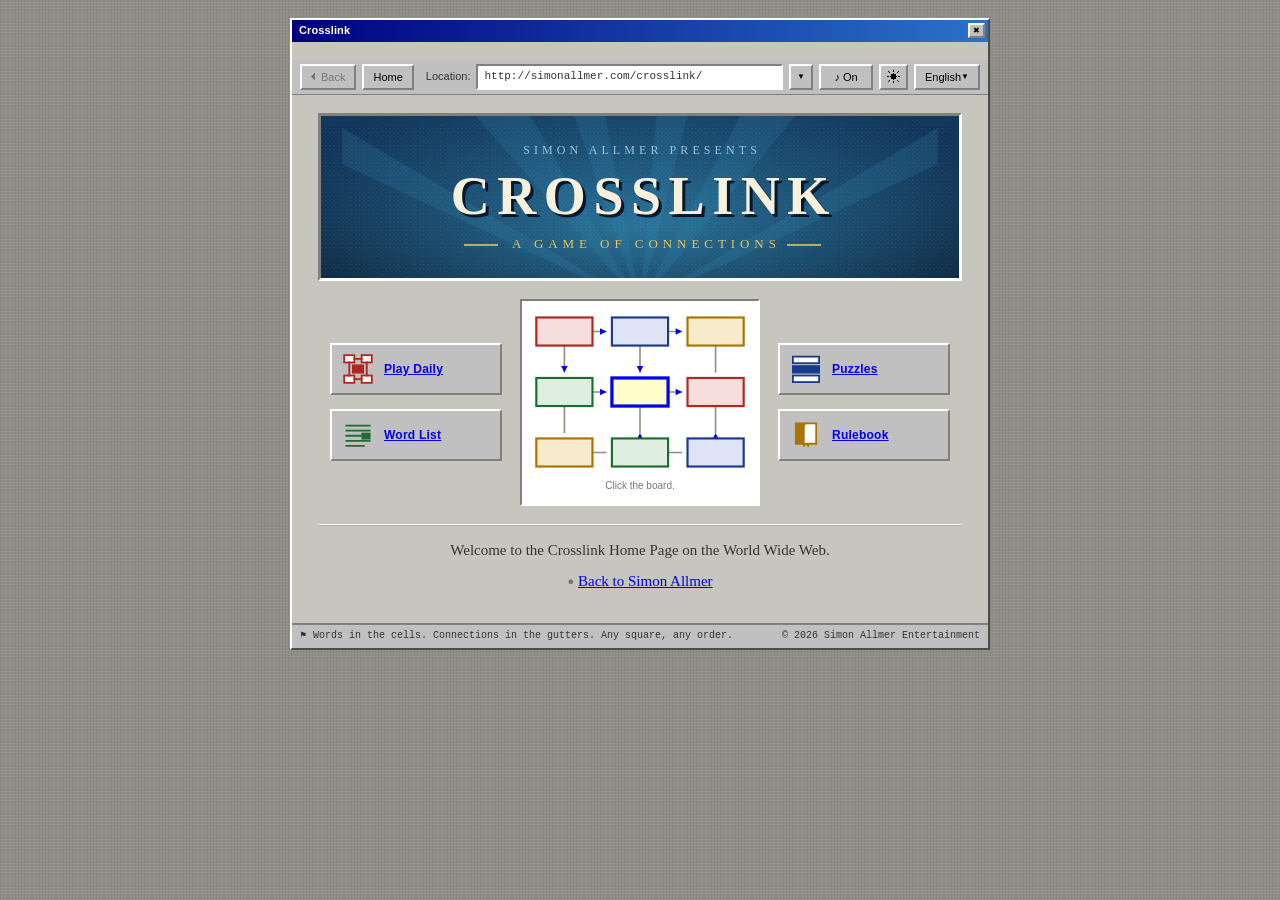
<file: games/crosslink/index.html>
<!DOCTYPE html>
<html lang="en">
<head>
<meta charset="utf-8">
<meta name="viewport" content="width=device-width, initial-scale=1">
<title>Crosslink</title>
<link rel="stylesheet" href="style.css">
<link rel="stylesheet" href="cursors.css">
</head>
<body>
<div class="desktop">

<main>
  <div class="win-bar main-bar">
    <span class="win-title" id="win-name">Crosslink</span>
    <button class="win-x" id="x-main" title="Close" aria-label="Close" data-i18n-title="win.close" data-i18n-label="win.close">&#10006;</button>
  </div>

  <div class="toolbar">
    <!-- The arrow is drawn and not typed. U+25C0 carries an emoji presentation,
         so a phone rendered it as a blue lozenge sitting in a 1994 toolbar. The
         label is a span for the same reason `#lang-toggle` uses one: `data-i18n`
         writes textContent, and textContent on the button would take the
         drawing with it. -->
    <button class="tool" id="nav-back"><svg class="ico-back" viewBox="0 0 4 7" aria-hidden="true"><rect x="3" y="0" width="1" height="1"/><rect x="2" y="1" width="2" height="1"/><rect x="1" y="2" width="3" height="1"/><rect x="0" y="3" width="4" height="1"/><rect x="1" y="4" width="3" height="1"/><rect x="2" y="5" width="2" height="1"/><rect x="3" y="6" width="1" height="1"/></svg><span data-i18n="nav.back">Back</span></button>
    <button class="tool" id="nav-home" data-i18n="nav.home">Home</button>
    <span class="loc-label" data-i18n="nav.loc">Location:</span>
    <span class="loc" id="loc"></span>
    <button class="tool arrow" id="loc-arrow" title="Other sites" data-i18n-title="nav.sites" aria-haspopup="true" aria-expanded="false">&#9660;</button>
    <button class="tool" id="sound-toggle" title="Sound" data-i18n-title="nav.sound" aria-pressed="true">&#9834; On</button>
    <button class="tool ico" id="theme-toggle" title="Light or dark" aria-pressed="false">
      <svg class="ico-sun" viewBox="0 0 13 13" aria-hidden="true">
        <rect x="6" y="0" width="1" height="1"/><rect x="1" y="1" width="1" height="1"/>
        <rect x="6" y="1" width="1" height="1"/><rect x="11" y="1" width="1" height="1"/>
        <rect x="2" y="2" width="1" height="1"/><rect x="10" y="2" width="1" height="1"/>
        <rect x="6" y="3" width="1" height="1"/><rect x="4" y="4" width="5" height="1"/>
        <rect x="4" y="5" width="5" height="1"/><rect x="0" y="6" width="2" height="1"/>
        <rect x="3" y="6" width="7" height="1"/><rect x="11" y="6" width="2" height="1"/>
        <rect x="4" y="7" width="5" height="1"/><rect x="4" y="8" width="5" height="1"/>
        <rect x="6" y="9" width="1" height="1"/><rect x="2" y="10" width="1" height="1"/>
        <rect x="10" y="10" width="1" height="1"/><rect x="1" y="11" width="1" height="1"/>
        <rect x="6" y="11" width="1" height="1"/><rect x="11" y="11" width="1" height="1"/>
        <rect x="6" y="12" width="1" height="1"/>
      </svg>
      <svg class="ico-moon" viewBox="0 0 13 13" aria-hidden="true">
        <rect x="4" y="1" width="3" height="1"/><rect x="2" y="2" width="4" height="1"/>
        <rect x="2" y="3" width="3" height="1"/><rect x="1" y="4" width="4" height="1"/>
        <rect x="1" y="5" width="3" height="1"/><rect x="1" y="6" width="3" height="1"/>
        <rect x="1" y="7" width="3" height="1"/><rect x="1" y="8" width="4" height="1"/>
        <rect x="2" y="9" width="3" height="1"/><rect x="2" y="10" width="4" height="1"/>
        <rect x="4" y="11" width="3" height="1"/>
      </svg>
    </button>
    <button class="tool lang" id="lang-toggle" title="Language" data-i18n-title="nav.lang"
            aria-haspopup="true" aria-expanded="false"><span id="lang-now">English</span> &#9660;</button>
    <ul class="sitelist langlist" id="langlist" hidden></ul>
    <ul class="sitelist" id="sitelist" hidden></ul>
  </div>

  <!-- ===================== the front page ===================== -->
  <section class="view" id="view-menu">
    <div class="banner">
      <svg class="banner-art" viewBox="0 0 600 210" preserveAspectRatio="xMidYMid slice" aria-hidden="true">
        <defs>
          <linearGradient id="sky" x1="0" y1="0" x2="0" y2="1">
            <stop offset="0" stop-color="#123A63"/><stop offset="0.55" stop-color="#0D2A48"/><stop offset="1" stop-color="#0A1D33"/>
          </linearGradient>
          <pattern id="dither" width="4" height="4" patternUnits="userSpaceOnUse">
            <rect width="4" height="4" fill="none"/>
            <rect x="0" y="0" width="1" height="1" fill="#FFFFFF" opacity="0.10"/>
            <rect x="2" y="2" width="1" height="1" fill="#FFFFFF" opacity="0.06"/>
          </pattern>
          <radialGradient id="glow" cx="0.5" cy="0.62" r="0.62">
            <stop offset="0" stop-color="#2E7FA8" stop-opacity="0.85"/>
            <stop offset="1" stop-color="#2E7FA8" stop-opacity="0"/>
          </radialGradient>
        </defs>

        <rect width="600" height="210" fill="url(#sky)"/>
        <g class="rays">
          <path d="M300 205 L120 0 L180 0 Z"/><path d="M300 205 L228 0 L262 0 Z"/>
          <path d="M300 205 L318 0 L352 0 Z"/><path d="M300 205 L410 0 L470 0 Z"/>
          <path d="M300 205 L20 40 L20 74 Z"/><path d="M300 205 L580 40 L580 74 Z"/>
        </g>
        <rect width="600" height="210" fill="url(#glow)"/>
        <rect width="600" height="210" fill="url(#dither)"/>


      </svg>

      <div class="banner-type">
        <p class="banner-kicker" data-i18n="banner.kicker">Simon Allmer Presents</p>
        <h1 class="banner-name">Crosslink</h1>
        <p class="banner-sub" data-i18n="banner.sub">A Game of Connections</p>
      </div>
    </div>

    <div class="frontispiece">
      <div class="tile-col">
        <a class="tile t-red" href="#daily" data-go="daily">
          <span class="tile-art" aria-hidden="true">
            <svg viewBox="0 0 44 44"><rect class="s" x="3" y="3" width="14" height="10"/><rect class="s" x="27" y="3" width="14" height="10"/><rect class="s f" x="15" y="17" width="14" height="10"/><rect class="s" x="3" y="31" width="14" height="10"/><rect class="s" x="27" y="31" width="14" height="10"/><path class="w" d="M10 13v18M34 13v18M17 8h10M17 36h10"/></svg>
          </span>
          <span class="tile-name" data-i18n="tile.daily">Play Daily</span>
        </a>
        <a class="tile t-green" href="#words" data-go="words">
          <span class="tile-art" aria-hidden="true">
            <svg viewBox="0 0 44 44"><path class="w" d="M6 9h32M6 16h32M6 23h20M6 30h32M6 37h24"/><rect class="s f" x="28" y="20" width="10" height="7"/></svg>
          </span>
          <span class="tile-name" data-i18n="tile.words">Word List</span>
        </a>
      </div>

      <div class="hero" id="hero">
        <svg viewBox="0 0 200 150" aria-label="A three by three lattice. Click it for the board numbers." data-i18n-label="hero.label">
          <path class="w" d="M56 19h13M126 19h13M56 75h13M126 75h13M56 131h13M126 131h13M30 32v25M100 32v25M170 32v25M30 88v25M100 88v25M170 88v25"/>
          <path class="h" d="M69 19l-6-3v6zM139 19l-6-3v6zM69 75l-6-3v6zM139 75l-6-3v6zM100 57l3-6h-6zM30 57l3-6h-6zM170 113l3 6h-6zM100 113l3 6h-6z"/>
          <g class="cell" data-n="1"><rect class="p red"   x="4"   y="6"   width="52" height="26"/><text x="30"  y="24">1</text></g>
          <g class="cell" data-n="2"><rect class="p navy"  x="74"  y="6"   width="52" height="26"/><text x="100" y="24">2</text></g>
          <g class="cell" data-n="3"><rect class="p gold"  x="144" y="6"   width="52" height="26"/><text x="170" y="24">3</text></g>
          <g class="cell" data-n="4"><rect class="p green" x="4"   y="62"  width="52" height="26"/><text x="30"  y="80">4</text></g>
          <g class="cell" data-n="5"><rect class="p f"     x="74"  y="62"  width="52" height="26"/><text x="100" y="80">5</text></g>
          <g class="cell" data-n="6"><rect class="p red"   x="144" y="62"  width="52" height="26"/><text x="170" y="80">6</text></g>
          <g class="cell" data-n="7"><rect class="p gold"  x="4"   y="118" width="52" height="26"/><text x="30"  y="136">7</text></g>
          <g class="cell" data-n="8"><rect class="p green" x="74"  y="118" width="52" height="26"/><text x="100" y="136">8</text></g>
          <g class="cell" data-n="9"><rect class="p navy"  x="144" y="118" width="52" height="26"/><text x="170" y="136">9</text></g>
        </svg>
        <p class="hero-note" id="hero-note">Click the board.</p>
      </div>

      <div class="tile-col">
        <a class="tile t-navy" href="#puzzles" data-go="puzzles">
          <span class="tile-art" aria-hidden="true">
            <svg viewBox="0 0 44 44"><rect class="s" x="4" y="5" width="36" height="9"/><rect class="s f" x="4" y="18" width="36" height="9"/><rect class="s" x="4" y="31" width="36" height="9"/></svg>
          </span>
          <span class="tile-name" data-i18n="tile.puzzles">Puzzles</span>
        </a>
        <a class="tile t-gold" href="#rules" data-go="rules">
          <span class="tile-art" aria-hidden="true">
            <svg viewBox="0 0 44 44"><path class="s f" d="M8 6h13a4 4 0 0 1 4 4v28a4 4 0 0 0-4-4H8z"/><path class="s" d="M36 6H23a4 4 0 0 0-4 4v28a4 4 0 0 1 4-4h13z"/></svg>
          </span>
          <span class="tile-name" data-i18n="tile.rules">Rulebook</span>
        </a>
      </div>
    </div>

    <p class="front-note" data-i18n="front.note">Welcome to the Crosslink Home Page on the World Wide Web.</p>
    <p class="front-out"><span class="dot" aria-hidden="true">&#9679;</span> <a href="https://simonallmer.com" class="out" data-i18n="front.out">Back to Simon Allmer</a></p>
  </section>

  <!-- ===================== the board ===================== -->
  <section class="view" id="view-play" hidden>
    <header>
      <p class="eyebrow" id="eyebrow">Crosslink</p>
      <h1 id="title">The Centre Is a Fish</h1>
      <p class="standfirst" id="standfirst"></p>
    </header>

    <div class="controls">
      <label class="toggle"><input type="checkbox" id="check" checked> <span data-i18n="play.check">Error check</span></label>
      <button id="restart" class="ghost" data-i18n="play.restart">Restart</button>
      <!-- No `data-i18n`: this one names itself, and which name it is wearing
           depends on which way it is pointing. `fit` writes it. -->
      <button id="zoom" class="ghost" hidden></button>
    </div>

    <div class="board-scroll">
      <div id="board" class="board" role="grid" aria-label="Crosslink board" data-i18n-label="play.board"></div>
    </div>

    <input id="ghost-input" autocomplete="off" autocorrect="off" autocapitalize="characters" spellcheck="false" enterkeyhint="go" aria-hidden="true">

    <section id="panel" class="panel">
      <p class="panel-empty" id="panel-empty">Pick any square and begin. The middle is the usual way in.</p>
      <div id="panel-body" hidden>
        <p class="panel-head"><span id="panel-count"></span></p>
        <ul id="routes" class="routes"></ul>
        <div class="hint-row">
          <button id="enter" class="ghost solid">Enter word</button>
          <button id="hint" class="ghost"></button>
          <span id="hint-note" class="note"></span>
        </div>
      </div>
      <p id="message" class="message"></p>
    </section>

    <section id="finish" class="finish" hidden>
      <h2 data-i18n="finish.head">The board closes.</h2>
      <p class="finish-sub" id="finish-sub"></p>
      <ul id="sentences" class="sentences"></ul>
    </section>
  </section>

  <!-- ===================== the index of boards ===================== -->
  <section class="view" id="view-puzzles" hidden>
    <h1 class="page-title" data-i18n="puzzles.title">Puzzles</h1>
    <p class="page-sub" data-i18n-html="puzzles.sub">Every Crosslink so far. A word may be set in more than one of them.</p>
    <table class="index" id="puzzle-index"></table>
    <p class="page-foot" id="puzzle-foot"></p>
  </section>

  <!-- ===================== the word list ===================== -->
  <section class="view" id="view-words" hidden>
    <h1 class="page-title" data-i18n="words.title">Word List</h1>
    <p class="page-sub" id="words-sub"></p>
    <p class="legend">
      <span class="key open" data-i18n="words.keyOpen">Set in a board &#8212; click the number to play it</span>
      <span class="key none" data-i18n="words.keyNone">Waiting for a board</span>
    </p>
    <ul class="wordgrid" id="word-index"></ul>
  </section>

  <!-- ===================== the emblem ===================== -->
  <!-- Shift+A from the front page, and nothing else, for now. The front page's
       emblem with the words filled in and blown up square: a promotional image
       that is a real board rather than a drawing of one. Built by app.js from
       CROSSLINK.puzzles at run time, so it cannot drift from the game. -->
  <section class="view" id="view-promo" hidden>
    <div class="promo" id="promo"></div>
  </section>

  <!-- ===================== the note ===================== -->
  <!-- Reached by Shift+S from the front page and by nothing else, for now.
       Berners-Lee drew his 1989 proposal as a graph of labelled relations,
       which is a Crosslink board four years before there was one, so the
       manifesto is set the same way and in this game's own dress.

       There is no prose. The figure IS the argument, and a paragraph restating
       it underneath was the page conceding the drawing had not worked. The
       whole case is now readable in one screen without scrolling. What a
       sighted reader gets from the layout, a screen reader gets from the
       figure's `aria-label`, which carries every relation in order — that is
       the only place the argument exists in sentences, and it has to. -->
  <section class="view" id="view-intro" hidden>
    <h1 class="page-title" data-i18n="intro.title">Crosslink Introduction</h1>

    <!-- No byline. His name is a square in the figure below, with an arrow off
         it reading "invented" — printing it again above the drawing said the
         same thing twice, and the weaker way round. -->
    <p class="page-sub" data-lang="de" hidden>Die Zeichnung ist englisch gesetzt. Sie ist das
    Argument selbst und nicht seine Beschriftung, also wird sie neu gezeichnet und nicht
    übersetzt — bis dahin steht sie hier, wie sie ist.</p>
    <figure class="fig-wrap">
      <div class="fig-scroll">
      <svg class="fig" viewBox="0 0 754 606" role="img" aria-label="The argument drawn as a board. The crossword is set in a newspaper, joins its words by spelling and asks for recall. The Web is hypertext, includes hypermedia, is read in a browser, and made the Crosslink possible. The Crosslink joins its words by meaning, runs on polysemy, is built on a database and is played on a computer. BANK, for example, means the edge of a river, where money is kept, a tier of seats, and to tilt a plane. Simon Allmer invented it.">
        <g class="wires">
          <line x1="185.0" y1="45.0" x2="240.0" y2="45.0"/>
          <polygon class="head" points="249.0,45.0 239.0,49.5 239.0,40.5"/>
          <g class="lbl">
            <rect x="190.5" y="38.5" width="44.0" height="13" rx="1"/>
            <text x="212.5" y="48.5">asks for</text>
          </g>
          <line x1="103.0" y1="67.0" x2="103.0" y2="118.0"/>
          <polygon class="head" points="103.0,127.0 98.5,117.0 107.5,117.0"/>
          <g class="lbl">
            <rect x="78.8" y="86.0" width="48.5" height="13" rx="1"/>
            <text x="103.0" y="96.0">is set in</text>
          </g>
          <line x1="144.9" y1="67.0" x2="251.1" y2="122.8"/>
          <polygon class="head" points="259.1,127.0 248.2,126.3 252.4,118.4"/>
          <g class="lbl">
            <rect x="153.5" y="88.4" width="89.0" height="13" rx="1"/>
            <text x="198.0" y="98.4">joins its words by</text>
          </g>
          <line x1="533.0" y1="45.0" x2="600.0" y2="45.0"/>
          <polygon class="head" points="609.0,45.0 599.0,49.5 599.0,40.5"/>
          <g class="lbl">
            <rect x="535.5" y="38.5" width="62.0" height="13" rx="1"/>
            <text x="566.5" y="48.5">extends with</text>
          </g>
          <line x1="471.0" y1="127.0" x2="471.0" y2="76.0"/>
          <polygon class="head" points="471.0,67.0 475.5,77.0 466.5,77.0"/>
          <g class="lbl">
            <rect x="462.5" y="95.0" width="17.0" height="13" rx="1"/>
            <text x="471.0" y="105.0">is</text>
          </g>
          <line x1="533.0" y1="149.0" x2="600.0" y2="149.0"/>
          <polygon class="head" points="609.0,149.0 599.0,153.5 599.0,144.5"/>
          <g class="lbl">
            <rect x="540.0" y="142.5" width="53.0" height="13" rx="1"/>
            <text x="566.5" y="152.5">is read in</text>
          </g>
          <line x1="454.9" y1="171.0" x2="406.1" y2="237.7"/>
          <polygon class="head" points="400.8,245.0 403.0,234.3 410.3,239.6"/>
          <g class="lbl">
            <rect x="397.2" y="197.9" width="66.5" height="13" rx="1"/>
            <text x="430.5" y="207.9">made possible</text>
          </g>
          <line x1="322.0" y1="299.0" x2="177.3" y2="365.3"/>
          <polygon class="head" points="169.1,369.0 176.3,360.7 180.0,368.9"/>
          <g class="lbl">
            <rect x="205.1" y="325.6" width="89.0" height="13" rx="1"/>
            <text x="249.6" y="335.6">joins its words by</text>
          </g>
          <line x1="380.1" y1="299.0" x2="378.0" y2="360.0"/>
          <polygon class="head" points="377.7,369.0 373.6,358.9 382.6,359.2"/>
          <g class="lbl">
            <rect x="359.3" y="323.0" width="39.5" height="13" rx="1"/>
            <text x="379.1" y="333.0">runs on</text>
          </g>
          <line x1="477.0" y1="271.6" x2="548.0" y2="271.3"/>
          <polygon class="head" points="557.0,271.3 547.0,275.8 547.0,266.8"/>
          <g class="lbl">
            <rect x="483.8" y="265.0" width="57.5" height="13" rx="1"/>
            <text x="512.5" y="275.0">is built on</text>
          </g>
          <line x1="458.3" y1="299.0" x2="558.5" y2="334.0"/>
          <polygon class="head" points="567.0,337.0 556.1,337.9 559.1,329.5"/>
          <g class="lbl">
            <rect x="477.4" y="310.0" width="62.0" height="13" rx="1"/>
            <text x="508.4" y="320.0">is played on</text>
          </g>
          <line x1="377.0" y1="413.0" x2="377.0" y2="440.0"/>
          <polygon class="head" points="377.0,449.0 372.5,439.0 381.5,439.0"/>
          <g class="lbl">
            <rect x="348.2" y="420.0" width="57.5" height="13" rx="1"/>
            <text x="377.0" y="430.0">for example</text>
          </g>
          <line x1="314.1" y1="493.0" x2="196.7" y2="534.0"/>
          <polygon class="head" points="188.2,537.0 196.2,529.5 199.1,537.9"/>
          <g class="lbl">
            <rect x="240.1" y="507.0" width="30.5" height="13" rx="1"/>
            <text x="255.4" y="517.0">means</text>
          </g>
          <line x1="360.6" y1="493.0" x2="333.3" y2="529.8"/>
          <polygon class="head" points="327.9,537.0 330.2,526.3 337.5,531.7"/>
          <g class="lbl">
            <rect x="331.7" y="504.9" width="30.5" height="13" rx="1"/>
            <text x="346.9" y="514.9">means</text>
          </g>
          <line x1="403.9" y1="493.0" x2="450.6" y2="531.3"/>
          <polygon class="head" points="457.6,537.0 447.0,534.1 452.7,527.2"/>
          <g class="lbl">
            <rect x="412.0" y="505.6" width="30.5" height="13" rx="1"/>
            <text x="427.2" y="515.6">means</text>
          </g>
          <line x1="441.0" y1="492.2" x2="568.0" y2="534.2"/>
          <polygon class="head" points="576.5,537.0 565.6,538.1 568.5,529.6"/>
          <g class="lbl">
            <rect x="489.2" y="506.7" width="30.5" height="13" rx="1"/>
            <text x="504.5" y="516.7">means</text>
          </g>
          <line x1="597.2" y1="417.0" x2="428.7" y2="304.0"/>
          <polygon class="head" points="421.3,299.0 432.1,300.8 427.1,308.3"/>
          <g class="lbl">
            <rect x="491.0" y="354.0" width="44.0" height="13" rx="1"/>
            <text x="513.0" y="364.0">invented</text>
          </g>
        </g>
        <g class="cells">
          <g class="cell">
            <rect x="24" y="26" width="158" height="38"/>
            <text x="103.0" y="50.0">THE CROSSWORD</text>
          </g>
          <g class="cell">
            <rect x="24" y="130" width="158" height="38"/>
            <text x="103.0" y="154.0">A NEWSPAPER</text>
          </g>
          <g class="cell">
            <rect x="252" y="26" width="98" height="38"/>
            <text x="301.0" y="50.0">RECALL</text>
          </g>
          <g class="cell">
            <rect x="252" y="130" width="98" height="38"/>
            <text x="301.0" y="154.0">SPELLING</text>
          </g>
          <g class="cell">
            <rect x="412" y="26" width="118" height="38"/>
            <text x="471.0" y="50.0">HYPERTEXT</text>
          </g>
          <g class="cell">
            <rect x="612" y="26" width="122" height="38"/>
            <text x="673.0" y="50.0">HYPERMEDIA</text>
          </g>
          <g class="cell">
            <rect x="412" y="130" width="118" height="38"/>
            <text x="471.0" y="154.0">THE WEB</text>
          </g>
          <g class="cell">
            <rect x="612" y="130" width="122" height="38"/>
            <text x="673.0" y="154.0">A BROWSER</text>
          </g>
          <g class="cell hub">
            <rect x="288" y="248" width="186" height="48"/>
            <text x="381.0" y="277.0">THE CROSSLINK</text>
          </g>
          <g class="cell">
            <rect x="60" y="372" width="122" height="38"/>
            <text x="121.0" y="396.0">MEANING</text>
          </g>
          <g class="cell">
            <rect x="316" y="372" width="122" height="38"/>
            <text x="377.0" y="396.0">POLYSEMY</text>
          </g>
          <g class="cell">
            <rect x="316" y="452" width="122" height="38"/>
            <text x="377.0" y="476.0">BANK</text>
          </g>
          <g class="cell">
            <rect x="48" y="540" width="166" height="34"/>
            <text x="131.0" y="562.0">THE EDGE OF A RIVER</text>
          </g>
          <g class="cell">
            <rect x="230" y="540" width="166" height="34"/>
            <text x="313.0" y="562.0">WHERE MONEY IS KEPT</text>
          </g>
          <g class="cell">
            <rect x="412" y="540" width="140" height="34"/>
            <text x="482.0" y="562.0">A TIER OF SEATS</text>
          </g>
          <g class="cell">
            <rect x="568" y="540" width="138" height="34"/>
            <text x="637.0" y="562.0">TO TILT A PLANE</text>
          </g>
          <g class="cell">
            <rect x="560" y="252" width="140" height="38"/>
            <text x="630.0" y="276.0">A DATABASE</text>
          </g>
          <g class="cell">
            <rect x="560" y="340" width="140" height="38"/>
            <text x="630.0" y="364.0">A COMPUTER</text>
          </g>
          <g class="cell">
            <rect x="560" y="420" width="140" height="38"/>
            <text x="630.0" y="444.0">SIMON ALLMER</text>
          </g>
        </g>
      </svg>
      </div>
    </figure>
  </section>

  <!-- ===================== the rulebook ===================== -->
  <section class="view" id="view-rules" hidden>
    <h1 class="page-title" data-i18n="rules.title">Rulebook</h1>
    <blockquote class="epigraph">
      <p>&#8220;The dictionary defines words only in terms of other words. What matters is not
      the words themselves which are a collection of mostly arbitrary sounds, but the
      <em>relationships</em> between one word to the next.&#8221;</p>
      <cite><span class="n" data-lex="BERNERS-LEE">Tim Berners-Lee</span>, CERN, 1994</cite>
    </blockquote>
    <div class="rules" data-lang="en">
      <h2>The Concept</h2>
      <p>Crosslink is a node-based word puzzle where every word is defined by its relationship to the words around it. By reading the connections between empty squares, you deduce what words belong there. The whole network is visible from the start, and you can fill in squares in any order you like.</p>

      <h2>Grids and Shapes</h2>
      <p>Puzzles come in various shapes and sizes, from standard grids like the Mini (3x3), Midi (4x4), and Maxi (5x5), to unique thematic forms. No matter the shape, the goal remains the same: deduce the words based on how they connect.</p>

      <h2>Reading Connections</h2>
      <p>Between the squares lie the connections that form sentences. There are a few different types you will encounter:</p>
      <ul>
        <li><strong>Standard Arrows:</strong> Read in the direction of the arrow (e.g., A &rarr; B means "A is the father of B").</li>
        <li><strong>Mutual Lines:</strong> A two-way relationship where the order does not matter (e.g., C &mdash; D means "C is the cousin of D").</li>
        <li><strong>Colored Chains:</strong> These connections continue a single sentence across three squares. Follow the colored arrows or lines to read the complete statement.</li>
      </ul>

      <h2>Polysemy & Wordplay</h2>
      <p>Expect elegant misdirection. Many puzzles employ polysemy—words with multiple meanings. A board might use one definition of a word for an incoming connection, and a completely different definition for an outgoing one. The more difficulty stars a board has, the more likely you are to encounter words wearing two coats.</p>

      <h2>Assistance & Tools</h2>
      <p>If you get stuck, the board offers a few ways to help:</p>
      <ul>
        <li><strong>Alternative Connections:</strong> Connections with a dotted line underneath can be clicked to flip them over. This reveals a different clue for the same relationship. It costs nothing to peek!</li>
        <li><strong>Error Check:</strong> Turned on by default, wrong words turn red immediately. You can turn this off if you prefer a classic, unassisted solving experience.</li>
        <li><strong>Hints:</strong> You can reveal a single letter or an entire word if you are truly stuck, though the board will remember that you asked for help.</li>
      </ul>

      <h2>Create Your Own</h2>
      <p>Want to create your own Crosslink puzzles? You are completely free to adapt the format and design your own! We only ask that you mention the inventor, Simon Allmer, and provide a link back to this page.</p>
    </div>

    <div class="rules" data-lang="de" hidden>
      <h2>Das Konzept</h2>
      <p>Crosslink ist ein wortbasiertes Rätsel aus Knoten, in dem jedes Wort durch seine Beziehung zu den Wörtern in seiner Umgebung definiert wird. Indem du die Verbindungen zwischen leeren Feldern liest, erschließt du, welche Wörter dort hingehören. Das gesamte Netzwerk ist von Anfang an sichtbar, und du kannst die Felder in beliebiger Reihenfolge ausfüllen.</p>

      <h2>Gitter und Formen</h2>
      <p>Rätsel gibt es in verschiedenen Formen und Größen: von gewöhnlichen Gittern wie Mini (3x3), Midi (4x4) und Maxi (5x5) bis hin zu einzigartigen thematischen Formen. Unabhängig von der Form bleibt das Ziel gleich: Erschließe die Wörter anhand ihrer Verbindungen.</p>

      <h2>Verbindungen lesen</h2>
      <p>Zwischen den Feldern liegen die Verbindungen, die Sätze bilden. Du wirst auf einige verschiedene Typen stoßen:</p>
      <ul>
        <li><strong>Gewöhnliche Pfeile:</strong> Lies sie in Richtung des Pfeils (zum Beispiel bedeutet A &rarr; B: „A ist der Vater von B“).</li>
        <li><strong>Gegenseitige Linien:</strong> Eine Beziehung in beide Richtungen, bei der die Reihenfolge keine Rolle spielt (zum Beispiel bedeutet C &mdash; D: „C ist der Cousin von D“).</li>
        <li><strong>Farbige Ketten:</strong> Diese Verbindungen führen einen einzelnen Satz über drei Felder hinweg fort. Folge den farbigen Pfeilen oder Linien, um die vollständige Aussage zu lesen.</li>
      </ul>

      <h2>Polysemie und Wortspiele</h2>
      <p>Erwarte elegante Irreführung. Viele Rätsel verwenden Polysemie, also Wörter mit mehreren Bedeutungen. Ein Brett kann für eine eingehende Verbindung eine Bedeutung eines Wortes und für eine ausgehende Verbindung eine völlig andere verwenden. Je mehr Schwierigkeitssterne ein Brett hat, desto wahrscheinlicher triffst du auf Wörter mit zwei Seiten.</p>

      <h2>Hilfe und Werkzeuge</h2>
      <p>Wenn du feststeckst, bietet dir das Brett einige Möglichkeiten zur Hilfe:</p>
      <ul>
        <li><strong>Alternative Verbindungen:</strong> Verbindungen mit einer gepunkteten Linie darunter kannst du anklicken, um sie umzudrehen. Dadurch wird ein anderer Hinweis auf dieselbe Beziehung sichtbar. Das Nachsehen kostet nichts!</li>
        <li><strong>Fehlerprüfung:</strong> Sie ist standardmäßig aktiviert; falsche Wörter werden sofort rot. Du kannst sie ausschalten, wenn du lieber ohne Unterstützung löst.</li>
        <li><strong>Hinweise:</strong> Du kannst einen einzelnen Buchstaben oder ein ganzes Wort aufdecken, wenn du wirklich feststeckst. Das Brett merkt sich jedoch, dass du Hilfe angefordert hast.</li>
      </ul>

      <h2>Eigene Rätsel erstellen</h2>
      <p>Du möchtest eigene Crosslink-Rätsel erstellen? Du darfst das Format frei anpassen und deine eigenen Rätsel entwerfen! Wir bitten dich nur, den Erfinder Simon Allmer zu nennen und einen Link auf diese Seite bereitzustellen.</p>
    </div>

    <!-- The figure is not repeated in the markup: app.js clones the one on the
         note into here at startup, so `tools/make-figure.py` stays the single
         source and a regenerated drawing cannot land on one page and not the
         other. -->
    <figure class="fig-wrap" id="rules-fig"><div class="fig-scroll"></div></figure>

    <p class="credit" data-i18n="rules.credit">Game Design: Simon Allmer</p>
  </section>

  <!-- Two panes, the way a status bar of the period had them. The left one is
       live — engine.js writes hints into `footer p` and puts the idle line back
       afterwards, and it takes the FIRST p, so the notice on the right is never
       touched by it. -->
  <footer>
    <p data-i18n="foot.idle">Words in the cells. Connections in the gutters. Any square, any order.</p>
    <p class="notice" data-i18n="foot.notice">&#169; 2026 Simon Allmer Entertainment</p>
  </footer>
</main>

<div class="wrap-break" aria-hidden="true"></div>

<aside class="win" id="win-script" hidden>
  <div class="win-bar">
    <span class="win-title" data-i18n="script.title">Written form</span>
    <button class="win-x" id="x-script" title="Close" aria-label="Close" data-i18n-title="win.close" data-i18n-label="win.close">&#10006;</button>
  </div>
  <div class="win-body">
    <ul id="script-list" class="script"></ul>
  </div>
</aside>

<aside class="win" id="win-lex" hidden>
  <div class="win-bar">
    <span class="win-title" data-i18n="lex.title">Lexicon</span>
    <button class="win-x" id="x-lex" title="Close" aria-label="Close" data-i18n-title="win.close" data-i18n-label="win.close">&#10006;</button>
  </div>
  <div class="win-body">
    <p class="lex-word" id="lex-word"></p>
    <p class="lex-pos" id="lex-pos"></p>
    <ol class="lex-senses" id="lex-senses"></ol>
    <p class="lex-note" id="lex-note"></p>
    <p class="lex-where" id="lex-where"></p>
    <p class="lex-head" data-i18n="lex.head">Words on this board</p>
    <ul class="lex-list" id="lex-list"></ul>
  </div>
</aside>

</div>

<script src="sound.js"></script>
<script src="lang.js"></script>
<script src="registry.js"></script>
<script src="vocabulary.js"></script>
<script src="spelling.js"></script>
<script src="lexicon.js"></script>
<script src="lexicon-de.js"></script>
<script src="puzzles/puzzle-01-nile.js"></script>
<script src="puzzles/puzzle-02-landfall.js"></script>
<script src="puzzles/puzzle-03-bread.js"></script>
<script src="puzzles/puzzle-04-orchard.js"></script>
<script src="puzzles/puzzle-05-press.js"></script>
<script src="puzzles/puzzle-06-steam.js"></script>
<script src="puzzles/puzzle-07-americana.js"></script>
<script src="puzzles/puzzle-08-rebel-land.js"></script>
<script src="puzzles/puzzle-09-general-command.js"></script>
<script src="puzzles/puzzle-de-01-tiere.js"></script>
<script src="engine.js"></script>
<script src="app.js"></script>
</body>
</html>
</file>
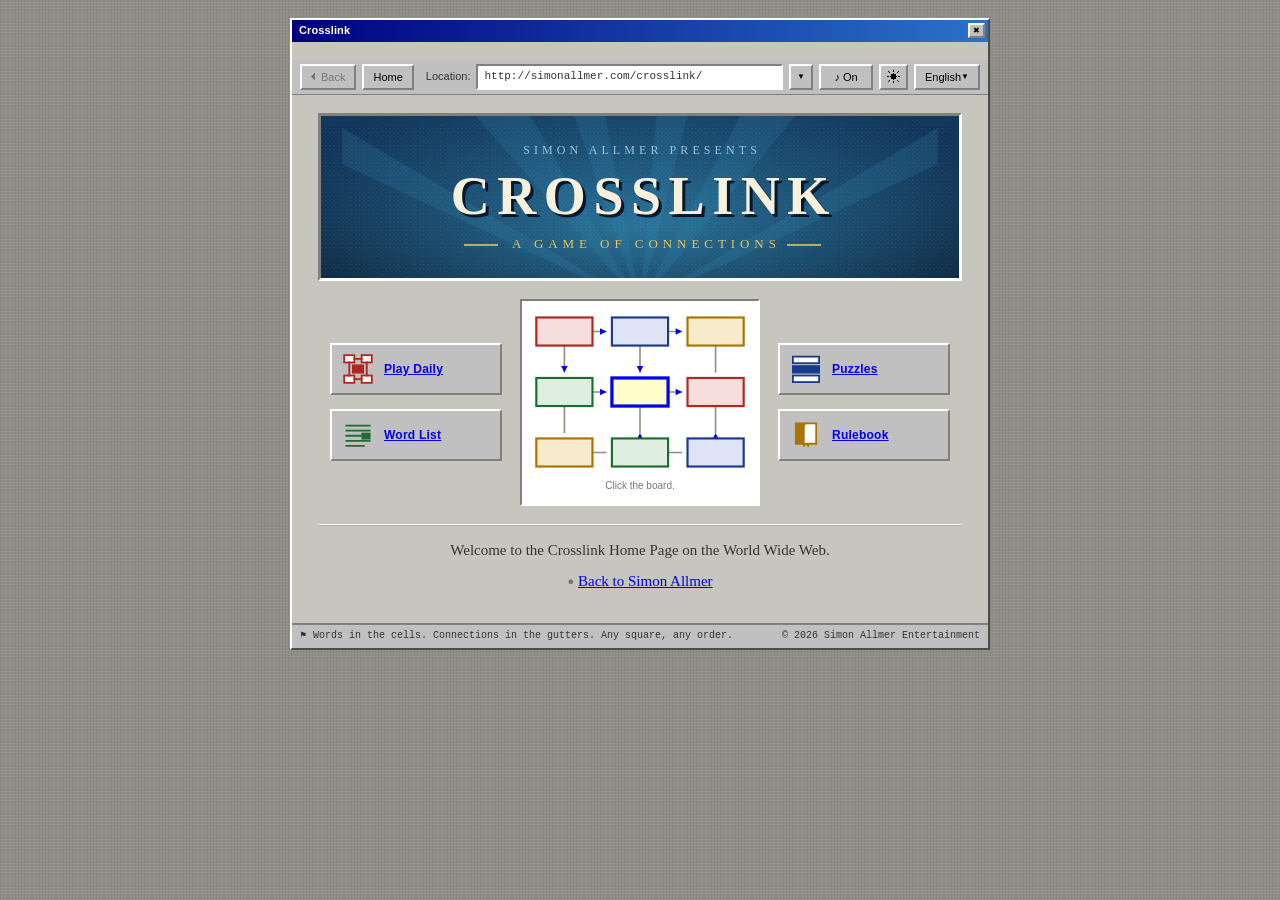
<file: games/crosslink/Crosslink Demo/index.html>
<!DOCTYPE html>
<html lang="en">
<head>
<meta charset="utf-8">
<meta name="viewport" content="width=device-width, initial-scale=1">
<title>Crosslink</title>
<link rel="stylesheet" href="style.css">
<link rel="stylesheet" href="cursors.css">
</head>
<body>
<div class="desktop">

<main>
  <div class="win-bar main-bar">
    <span class="win-title" id="win-name">Crosslink</span>
    <button class="win-x" id="x-main" title="Close" aria-label="Close" data-i18n-title="win.close" data-i18n-label="win.close">&#10006;</button>
  </div>

  <div class="toolbar">
    <!-- The arrow is drawn and not typed. U+25C0 carries an emoji presentation,
         so a phone rendered it as a blue lozenge sitting in a 1994 toolbar. The
         label is a span for the same reason `#lang-toggle` uses one: `data-i18n`
         writes textContent, and textContent on the button would take the
         drawing with it. -->
    <button class="tool" id="nav-back"><svg class="ico-back" viewBox="0 0 4 7" aria-hidden="true"><rect x="3" y="0" width="1" height="1"/><rect x="2" y="1" width="2" height="1"/><rect x="1" y="2" width="3" height="1"/><rect x="0" y="3" width="4" height="1"/><rect x="1" y="4" width="3" height="1"/><rect x="2" y="5" width="2" height="1"/><rect x="3" y="6" width="1" height="1"/></svg><span data-i18n="nav.back">Back</span></button>
    <button class="tool" id="nav-home" data-i18n="nav.home">Home</button>
    <span class="loc-label" data-i18n="nav.loc">Location:</span>
    <span class="loc" id="loc"></span>
    <button class="tool arrow" id="loc-arrow" title="Other sites" data-i18n-title="nav.sites" aria-haspopup="true" aria-expanded="false">&#9660;</button>
    <button class="tool" id="sound-toggle" title="Sound" data-i18n-title="nav.sound" aria-pressed="true">&#9834; On</button>
    <button class="tool ico" id="theme-toggle" title="Light or dark" aria-pressed="false">
      <svg class="ico-sun" viewBox="0 0 13 13" aria-hidden="true">
        <rect x="6" y="0" width="1" height="1"/><rect x="1" y="1" width="1" height="1"/>
        <rect x="6" y="1" width="1" height="1"/><rect x="11" y="1" width="1" height="1"/>
        <rect x="2" y="2" width="1" height="1"/><rect x="10" y="2" width="1" height="1"/>
        <rect x="6" y="3" width="1" height="1"/><rect x="4" y="4" width="5" height="1"/>
        <rect x="4" y="5" width="5" height="1"/><rect x="0" y="6" width="2" height="1"/>
        <rect x="3" y="6" width="7" height="1"/><rect x="11" y="6" width="2" height="1"/>
        <rect x="4" y="7" width="5" height="1"/><rect x="4" y="8" width="5" height="1"/>
        <rect x="6" y="9" width="1" height="1"/><rect x="2" y="10" width="1" height="1"/>
        <rect x="10" y="10" width="1" height="1"/><rect x="1" y="11" width="1" height="1"/>
        <rect x="6" y="11" width="1" height="1"/><rect x="11" y="11" width="1" height="1"/>
        <rect x="6" y="12" width="1" height="1"/>
      </svg>
      <svg class="ico-moon" viewBox="0 0 13 13" aria-hidden="true">
        <rect x="4" y="1" width="3" height="1"/><rect x="2" y="2" width="4" height="1"/>
        <rect x="2" y="3" width="3" height="1"/><rect x="1" y="4" width="4" height="1"/>
        <rect x="1" y="5" width="3" height="1"/><rect x="1" y="6" width="3" height="1"/>
        <rect x="1" y="7" width="3" height="1"/><rect x="1" y="8" width="4" height="1"/>
        <rect x="2" y="9" width="3" height="1"/><rect x="2" y="10" width="4" height="1"/>
        <rect x="4" y="11" width="3" height="1"/>
      </svg>
    </button>
    <button class="tool lang" id="lang-toggle" title="Language" data-i18n-title="nav.lang"
            aria-haspopup="true" aria-expanded="false"><span id="lang-now">English</span> &#9660;</button>
    <ul class="sitelist langlist" id="langlist" hidden></ul>
    <ul class="sitelist" id="sitelist" hidden></ul>
  </div>

  <!-- ===================== the front page ===================== -->
  <section class="view" id="view-menu">
    <div class="banner">
      <svg class="banner-art" viewBox="0 0 600 210" preserveAspectRatio="xMidYMid slice" aria-hidden="true">
        <defs>
          <linearGradient id="sky" x1="0" y1="0" x2="0" y2="1">
            <stop offset="0" stop-color="#123A63"/><stop offset="0.55" stop-color="#0D2A48"/><stop offset="1" stop-color="#0A1D33"/>
          </linearGradient>
          <pattern id="dither" width="4" height="4" patternUnits="userSpaceOnUse">
            <rect width="4" height="4" fill="none"/>
            <rect x="0" y="0" width="1" height="1" fill="#FFFFFF" opacity="0.10"/>
            <rect x="2" y="2" width="1" height="1" fill="#FFFFFF" opacity="0.06"/>
          </pattern>
          <radialGradient id="glow" cx="0.5" cy="0.62" r="0.62">
            <stop offset="0" stop-color="#2E7FA8" stop-opacity="0.85"/>
            <stop offset="1" stop-color="#2E7FA8" stop-opacity="0"/>
          </radialGradient>
        </defs>

        <rect width="600" height="210" fill="url(#sky)"/>
        <g class="rays">
          <path d="M300 205 L120 0 L180 0 Z"/><path d="M300 205 L228 0 L262 0 Z"/>
          <path d="M300 205 L318 0 L352 0 Z"/><path d="M300 205 L410 0 L470 0 Z"/>
          <path d="M300 205 L20 40 L20 74 Z"/><path d="M300 205 L580 40 L580 74 Z"/>
        </g>
        <rect width="600" height="210" fill="url(#glow)"/>
        <rect width="600" height="210" fill="url(#dither)"/>


      </svg>

      <div class="banner-type">
        <p class="banner-kicker" data-i18n="banner.kicker">Simon Allmer Presents</p>
        <h1 class="banner-name">Crosslink</h1>
        <p class="banner-sub" data-i18n="banner.sub">A Game of Connections</p>
      </div>
    </div>

    <div class="frontispiece">
      <div class="tile-col">
        <a class="tile t-red" href="#daily" data-go="daily">
          <span class="tile-art" aria-hidden="true">
            <svg viewBox="0 0 44 44"><rect class="s" x="3" y="3" width="14" height="10"/><rect class="s" x="27" y="3" width="14" height="10"/><rect class="s f" x="15" y="17" width="14" height="10"/><rect class="s" x="3" y="31" width="14" height="10"/><rect class="s" x="27" y="31" width="14" height="10"/><path class="w" d="M10 13v18M34 13v18M17 8h10M17 36h10"/></svg>
          </span>
          <span class="tile-name" data-i18n="tile.daily">Play Daily</span>
        </a>
        <a class="tile t-green" href="#words" data-go="words">
          <span class="tile-art" aria-hidden="true">
            <svg viewBox="0 0 44 44"><path class="w" d="M6 9h32M6 16h32M6 23h20M6 30h32M6 37h24"/><rect class="s f" x="28" y="20" width="10" height="7"/></svg>
          </span>
          <span class="tile-name" data-i18n="tile.words">Word List</span>
        </a>
      </div>

      <div class="hero" id="hero">
        <svg viewBox="0 0 200 150" aria-label="A three by three lattice. Click it for the board numbers." data-i18n-label="hero.label">
          <path class="w" d="M56 19h13M126 19h13M56 75h13M126 75h13M56 131h13M126 131h13M30 32v25M100 32v25M170 32v25M30 88v25M100 88v25M170 88v25"/>
          <path class="h" d="M69 19l-6-3v6zM139 19l-6-3v6zM69 75l-6-3v6zM139 75l-6-3v6zM100 57l3-6h-6zM30 57l3-6h-6zM170 113l3 6h-6zM100 113l3 6h-6z"/>
          <g class="cell" data-n="1"><rect class="p red"   x="4"   y="6"   width="52" height="26"/><text x="30"  y="24">1</text></g>
          <g class="cell" data-n="2"><rect class="p navy"  x="74"  y="6"   width="52" height="26"/><text x="100" y="24">2</text></g>
          <g class="cell" data-n="3"><rect class="p gold"  x="144" y="6"   width="52" height="26"/><text x="170" y="24">3</text></g>
          <g class="cell" data-n="4"><rect class="p green" x="4"   y="62"  width="52" height="26"/><text x="30"  y="80">4</text></g>
          <g class="cell" data-n="5"><rect class="p f"     x="74"  y="62"  width="52" height="26"/><text x="100" y="80">5</text></g>
          <g class="cell" data-n="6"><rect class="p red"   x="144" y="62"  width="52" height="26"/><text x="170" y="80">6</text></g>
          <g class="cell" data-n="7"><rect class="p gold"  x="4"   y="118" width="52" height="26"/><text x="30"  y="136">7</text></g>
          <g class="cell" data-n="8"><rect class="p green" x="74"  y="118" width="52" height="26"/><text x="100" y="136">8</text></g>
          <g class="cell" data-n="9"><rect class="p navy"  x="144" y="118" width="52" height="26"/><text x="170" y="136">9</text></g>
        </svg>
        <p class="hero-note" id="hero-note">Click the board.</p>
      </div>

      <div class="tile-col">
        <a class="tile t-navy" href="#puzzles" data-go="puzzles">
          <span class="tile-art" aria-hidden="true">
            <svg viewBox="0 0 44 44"><rect class="s" x="4" y="5" width="36" height="9"/><rect class="s f" x="4" y="18" width="36" height="9"/><rect class="s" x="4" y="31" width="36" height="9"/></svg>
          </span>
          <span class="tile-name" data-i18n="tile.puzzles">Puzzles</span>
        </a>
        <a class="tile t-gold" href="#rules" data-go="rules">
          <span class="tile-art" aria-hidden="true">
            <svg viewBox="0 0 44 44"><path class="s f" d="M8 6h13a4 4 0 0 1 4 4v28a4 4 0 0 0-4-4H8z"/><path class="s" d="M36 6H23a4 4 0 0 0-4 4v28a4 4 0 0 1 4-4h13z"/></svg>
          </span>
          <span class="tile-name" data-i18n="tile.rules">Rulebook</span>
        </a>
      </div>
    </div>

    <p class="front-note" data-i18n="front.note">Welcome to the Crosslink Home Page on the World Wide Web.</p>
    <p class="front-out"><span class="dot" aria-hidden="true">&#9679;</span> <a href="https://simonallmer.com" class="out" data-i18n="front.out">Back to Simon Allmer</a></p>
  </section>

  <!-- ===================== the board ===================== -->
  <section class="view" id="view-play" hidden>
    <header>
      <p class="eyebrow" id="eyebrow">Crosslink</p>
      <h1 id="title">The Centre Is a Fish</h1>
      <p class="standfirst" id="standfirst"></p>
    </header>

    <div class="controls">
      <label class="toggle"><input type="checkbox" id="check" checked> <span data-i18n="play.check">Error check</span></label>
      <button id="restart" class="ghost" data-i18n="play.restart">Restart</button>
      <!-- No `data-i18n`: this one names itself, and which name it is wearing
           depends on which way it is pointing. `fit` writes it. -->
      <button id="zoom" class="ghost" hidden></button>
    </div>

    <div class="board-scroll">
      <div id="board" class="board" role="grid" aria-label="Crosslink board" data-i18n-label="play.board"></div>
    </div>

    <input id="ghost-input" autocomplete="off" autocorrect="off" autocapitalize="characters" spellcheck="false" enterkeyhint="go" aria-hidden="true">

    <section id="panel" class="panel">
      <p class="panel-empty" id="panel-empty">Pick any square and begin. The middle is the usual way in.</p>
      <div id="panel-body" hidden>
        <p class="panel-head"><span id="panel-count"></span></p>
        <ul id="routes" class="routes"></ul>
        <div class="hint-row">
          <button id="enter" class="ghost solid">Enter word</button>
          <button id="hint" class="ghost"></button>
          <span id="hint-note" class="note"></span>
        </div>
      </div>
      <p id="message" class="message"></p>
    </section>

    <section id="finish" class="finish" hidden>
      <h2 data-i18n="finish.head">The board closes.</h2>
      <p class="finish-sub" id="finish-sub"></p>
      <ul id="sentences" class="sentences"></ul>
    </section>
  </section>

  <!-- ===================== the index of boards ===================== -->
  <section class="view" id="view-puzzles" hidden>
    <h1 class="page-title" data-i18n="puzzles.title">Puzzles</h1>
    <p class="page-sub" data-i18n-html="puzzles.sub">For more puzzles, subscribe to <a href="https://simonallmer.com/aboutarcade" target="_blank">Arcade</a></p>
    <table class="index" id="puzzle-index"></table>
    <p class="page-foot" id="puzzle-foot"></p>
    
    <div style="text-align: center; margin-top: 40px; margin-bottom: 20px; width: 100%;">
      <a href="https://simonallmer.com/aboutarcade" target="_blank" style="display: block;">
        <img src="arcade-banner.jpg" alt="Endless Puzzles on Arcade" style="width: 100%; max-width: 728px; height: auto; border: 2px solid #fff; border-radius: 4px; display: inline-block;">
      </a>
    </div>
  </section>

  <!-- ===================== the word list ===================== -->
  <section class="view" id="view-words" hidden>
    <h1 class="page-title" data-i18n="words.title">Word List</h1>
    <p class="page-sub" id="words-sub"></p>
    <p class="legend">
      <span class="key open" data-i18n="words.keyOpen">Set in a board &#8212; click the number to play it</span>
      <span class="key none" data-i18n="words.keyNone">Waiting for a board</span>
    </p>
    <ul class="wordgrid" id="word-index"></ul>
  </section>

  <!-- ===================== the emblem ===================== -->
  <!-- Shift+A from the front page, and nothing else, for now. The front page's
       emblem with the words filled in and blown up square: a promotional image
       that is a real board rather than a drawing of one. Built by app.js from
       CROSSLINK.puzzles at run time, so it cannot drift from the game. -->
  <section class="view" id="view-promo" hidden>
    <div class="promo" id="promo"></div>
  </section>

  <!-- ===================== the note ===================== -->
  <!-- Reached by Shift+S from the front page and by nothing else, for now.
       Berners-Lee drew his 1989 proposal as a graph of labelled relations,
       which is a Crosslink board four years before there was one, so the
       manifesto is set the same way and in this game's own dress.

       There is no prose. The figure IS the argument, and a paragraph restating
       it underneath was the page conceding the drawing had not worked. The
       whole case is now readable in one screen without scrolling. What a
       sighted reader gets from the layout, a screen reader gets from the
       figure's `aria-label`, which carries every relation in order — that is
       the only place the argument exists in sentences, and it has to. -->
  <section class="view" id="view-intro" hidden>
    <h1 class="page-title" data-i18n="intro.title">Crosslink Introduction</h1>

    <!-- No byline. His name is a square in the figure below, with an arrow off
         it reading "invented" — printing it again above the drawing said the
         same thing twice, and the weaker way round. -->
    <p class="page-sub" data-lang="de" hidden>Die Zeichnung ist englisch gesetzt. Sie ist das
    Argument selbst und nicht seine Beschriftung, also wird sie neu gezeichnet und nicht
    übersetzt — bis dahin steht sie hier, wie sie ist.</p>
    <figure class="fig-wrap">
      <div class="fig-scroll">
      <svg class="fig" viewBox="0 0 754 606" role="img" aria-label="The argument drawn as a board. The crossword is set in a newspaper, joins its words by spelling and asks for recall. The Web is hypertext, includes hypermedia, is read in a browser, and made the Crosslink possible. The Crosslink joins its words by meaning, runs on polysemy, is built on a database and is played on a computer. BANK, for example, means the edge of a river, where money is kept, a tier of seats, and to tilt a plane. Simon Allmer invented it.">
        <g class="wires">
          <line x1="185.0" y1="45.0" x2="240.0" y2="45.0"/>
          <polygon class="head" points="249.0,45.0 239.0,49.5 239.0,40.5"/>
          <g class="lbl">
            <rect x="190.5" y="38.5" width="44.0" height="13" rx="1"/>
            <text x="212.5" y="48.5">asks for</text>
          </g>
          <line x1="103.0" y1="67.0" x2="103.0" y2="118.0"/>
          <polygon class="head" points="103.0,127.0 98.5,117.0 107.5,117.0"/>
          <g class="lbl">
            <rect x="78.8" y="86.0" width="48.5" height="13" rx="1"/>
            <text x="103.0" y="96.0">is set in</text>
          </g>
          <line x1="144.9" y1="67.0" x2="251.1" y2="122.8"/>
          <polygon class="head" points="259.1,127.0 248.2,126.3 252.4,118.4"/>
          <g class="lbl">
            <rect x="153.5" y="88.4" width="89.0" height="13" rx="1"/>
            <text x="198.0" y="98.4">joins its words by</text>
          </g>
          <line x1="533.0" y1="45.0" x2="600.0" y2="45.0"/>
          <polygon class="head" points="609.0,45.0 599.0,49.5 599.0,40.5"/>
          <g class="lbl">
            <rect x="535.5" y="38.5" width="62.0" height="13" rx="1"/>
            <text x="566.5" y="48.5">extends with</text>
          </g>
          <line x1="471.0" y1="127.0" x2="471.0" y2="76.0"/>
          <polygon class="head" points="471.0,67.0 475.5,77.0 466.5,77.0"/>
          <g class="lbl">
            <rect x="462.5" y="95.0" width="17.0" height="13" rx="1"/>
            <text x="471.0" y="105.0">is</text>
          </g>
          <line x1="533.0" y1="149.0" x2="600.0" y2="149.0"/>
          <polygon class="head" points="609.0,149.0 599.0,153.5 599.0,144.5"/>
          <g class="lbl">
            <rect x="540.0" y="142.5" width="53.0" height="13" rx="1"/>
            <text x="566.5" y="152.5">is read in</text>
          </g>
          <line x1="454.9" y1="171.0" x2="406.1" y2="237.7"/>
          <polygon class="head" points="400.8,245.0 403.0,234.3 410.3,239.6"/>
          <g class="lbl">
            <rect x="397.2" y="197.9" width="66.5" height="13" rx="1"/>
            <text x="430.5" y="207.9">made possible</text>
          </g>
          <line x1="322.0" y1="299.0" x2="177.3" y2="365.3"/>
          <polygon class="head" points="169.1,369.0 176.3,360.7 180.0,368.9"/>
          <g class="lbl">
            <rect x="205.1" y="325.6" width="89.0" height="13" rx="1"/>
            <text x="249.6" y="335.6">joins its words by</text>
          </g>
          <line x1="380.1" y1="299.0" x2="378.0" y2="360.0"/>
          <polygon class="head" points="377.7,369.0 373.6,358.9 382.6,359.2"/>
          <g class="lbl">
            <rect x="359.3" y="323.0" width="39.5" height="13" rx="1"/>
            <text x="379.1" y="333.0">runs on</text>
          </g>
          <line x1="477.0" y1="271.6" x2="548.0" y2="271.3"/>
          <polygon class="head" points="557.0,271.3 547.0,275.8 547.0,266.8"/>
          <g class="lbl">
            <rect x="483.8" y="265.0" width="57.5" height="13" rx="1"/>
            <text x="512.5" y="275.0">is built on</text>
          </g>
          <line x1="458.3" y1="299.0" x2="558.5" y2="334.0"/>
          <polygon class="head" points="567.0,337.0 556.1,337.9 559.1,329.5"/>
          <g class="lbl">
            <rect x="477.4" y="310.0" width="62.0" height="13" rx="1"/>
            <text x="508.4" y="320.0">is played on</text>
          </g>
          <line x1="377.0" y1="413.0" x2="377.0" y2="440.0"/>
          <polygon class="head" points="377.0,449.0 372.5,439.0 381.5,439.0"/>
          <g class="lbl">
            <rect x="348.2" y="420.0" width="57.5" height="13" rx="1"/>
            <text x="377.0" y="430.0">for example</text>
          </g>
          <line x1="314.1" y1="493.0" x2="196.7" y2="534.0"/>
          <polygon class="head" points="188.2,537.0 196.2,529.5 199.1,537.9"/>
          <g class="lbl">
            <rect x="240.1" y="507.0" width="30.5" height="13" rx="1"/>
            <text x="255.4" y="517.0">means</text>
          </g>
          <line x1="360.6" y1="493.0" x2="333.3" y2="529.8"/>
          <polygon class="head" points="327.9,537.0 330.2,526.3 337.5,531.7"/>
          <g class="lbl">
            <rect x="331.7" y="504.9" width="30.5" height="13" rx="1"/>
            <text x="346.9" y="514.9">means</text>
          </g>
          <line x1="403.9" y1="493.0" x2="450.6" y2="531.3"/>
          <polygon class="head" points="457.6,537.0 447.0,534.1 452.7,527.2"/>
          <g class="lbl">
            <rect x="412.0" y="505.6" width="30.5" height="13" rx="1"/>
            <text x="427.2" y="515.6">means</text>
          </g>
          <line x1="441.0" y1="492.2" x2="568.0" y2="534.2"/>
          <polygon class="head" points="576.5,537.0 565.6,538.1 568.5,529.6"/>
          <g class="lbl">
            <rect x="489.2" y="506.7" width="30.5" height="13" rx="1"/>
            <text x="504.5" y="516.7">means</text>
          </g>
          <line x1="597.2" y1="417.0" x2="428.7" y2="304.0"/>
          <polygon class="head" points="421.3,299.0 432.1,300.8 427.1,308.3"/>
          <g class="lbl">
            <rect x="491.0" y="354.0" width="44.0" height="13" rx="1"/>
            <text x="513.0" y="364.0">invented</text>
          </g>
        </g>
        <g class="cells">
          <g class="cell">
            <rect x="24" y="26" width="158" height="38"/>
            <text x="103.0" y="50.0">THE CROSSWORD</text>
          </g>
          <g class="cell">
            <rect x="24" y="130" width="158" height="38"/>
            <text x="103.0" y="154.0">A NEWSPAPER</text>
          </g>
          <g class="cell">
            <rect x="252" y="26" width="98" height="38"/>
            <text x="301.0" y="50.0">RECALL</text>
          </g>
          <g class="cell">
            <rect x="252" y="130" width="98" height="38"/>
            <text x="301.0" y="154.0">SPELLING</text>
          </g>
          <g class="cell">
            <rect x="412" y="26" width="118" height="38"/>
            <text x="471.0" y="50.0">HYPERTEXT</text>
          </g>
          <g class="cell">
            <rect x="612" y="26" width="122" height="38"/>
            <text x="673.0" y="50.0">HYPERMEDIA</text>
          </g>
          <g class="cell">
            <rect x="412" y="130" width="118" height="38"/>
            <text x="471.0" y="154.0">THE WEB</text>
          </g>
          <g class="cell">
            <rect x="612" y="130" width="122" height="38"/>
            <text x="673.0" y="154.0">A BROWSER</text>
          </g>
          <g class="cell hub">
            <rect x="288" y="248" width="186" height="48"/>
            <text x="381.0" y="277.0">THE CROSSLINK</text>
          </g>
          <g class="cell">
            <rect x="60" y="372" width="122" height="38"/>
            <text x="121.0" y="396.0">MEANING</text>
          </g>
          <g class="cell">
            <rect x="316" y="372" width="122" height="38"/>
            <text x="377.0" y="396.0">POLYSEMY</text>
          </g>
          <g class="cell">
            <rect x="316" y="452" width="122" height="38"/>
            <text x="377.0" y="476.0">BANK</text>
          </g>
          <g class="cell">
            <rect x="48" y="540" width="166" height="34"/>
            <text x="131.0" y="562.0">THE EDGE OF A RIVER</text>
          </g>
          <g class="cell">
            <rect x="230" y="540" width="166" height="34"/>
            <text x="313.0" y="562.0">WHERE MONEY IS KEPT</text>
          </g>
          <g class="cell">
            <rect x="412" y="540" width="140" height="34"/>
            <text x="482.0" y="562.0">A TIER OF SEATS</text>
          </g>
          <g class="cell">
            <rect x="568" y="540" width="138" height="34"/>
            <text x="637.0" y="562.0">TO TILT A PLANE</text>
          </g>
          <g class="cell">
            <rect x="560" y="252" width="140" height="38"/>
            <text x="630.0" y="276.0">A DATABASE</text>
          </g>
          <g class="cell">
            <rect x="560" y="340" width="140" height="38"/>
            <text x="630.0" y="364.0">A COMPUTER</text>
          </g>
          <g class="cell">
            <rect x="560" y="420" width="140" height="38"/>
            <text x="630.0" y="444.0">SIMON ALLMER</text>
          </g>
        </g>
      </svg>
      </div>
    </figure>
  </section>

  <!-- ===================== the rulebook ===================== -->
  <section class="view" id="view-rules" hidden>
    <h1 class="page-title" data-i18n="rules.title">Rulebook</h1>
    <blockquote class="epigraph">
      <p>&#8220;The dictionary defines words only in terms of other words. What matters is not
      the words themselves which are a collection of mostly arbitrary sounds, but the
      <em>relationships</em> between one word to the next.&#8221;</p>
      <cite><span class="n" data-lex="BERNERS-LEE">Tim Berners-Lee</span>, CERN, 1994</cite>
    </blockquote>
    <div class="rules" data-lang="en">
      <h2>The Concept</h2>
      <p>Crosslink is a node-based word puzzle where every word is defined by its relationship to the words around it. By reading the connections between empty squares, you deduce what words belong there. The whole network is visible from the start, and you can fill in squares in any order you like.</p>

      <h2>Grids and Shapes</h2>
      <p>Puzzles come in various shapes and sizes, from standard grids like the Mini (3x3), Midi (4x4), and Maxi (5x5), to unique thematic forms. No matter the shape, the goal remains the same: deduce the words based on how they connect.</p>

      <h2>Reading Connections</h2>
      <p>Between the squares lie the connections that form sentences. There are a few different types you will encounter:</p>
      <ul>
        <li><strong>Standard Arrows:</strong> Read in the direction of the arrow (e.g., A &rarr; B means "A is the father of B").</li>
        <li><strong>Mutual Lines:</strong> A two-way relationship where the order does not matter (e.g., C &mdash; D means "C is the cousin of D").</li>
        <li><strong>Colored Chains:</strong> These connections continue a single sentence across three squares. Follow the colored arrows or lines to read the complete statement.</li>
      </ul>

      <h2>Polysemy & Wordplay</h2>
      <p>Expect elegant misdirection. Many puzzles employ polysemy—words with multiple meanings. A board might use one definition of a word for an incoming connection, and a completely different definition for an outgoing one. The more difficulty stars a board has, the more likely you are to encounter words wearing two coats.</p>

      <h2>Assistance & Tools</h2>
      <p>If you get stuck, the board offers a few ways to help:</p>
      <ul>
        <li><strong>Alternative Connections:</strong> Connections with a dotted line underneath can be clicked to flip them over. This reveals a different clue for the same relationship. It costs nothing to peek!</li>
        <li><strong>Error Check:</strong> Turned on by default, wrong words turn red immediately. You can turn this off if you prefer a classic, unassisted solving experience.</li>
        <li><strong>Hints:</strong> You can reveal a single letter or an entire word if you are truly stuck, though the board will remember that you asked for help.</li>
      </ul>

      <h2>Create Your Own</h2>
      <p>Want to create your own Crosslink puzzles? You are completely free to adapt the format and design your own! We only ask that you mention the inventor, Simon Allmer, and provide a link back to this page.</p>
    </div>

    <div class="rules" data-lang="de" hidden>
      <h2>Das Konzept</h2>
      <p>Crosslink ist ein wortbasiertes Rätsel aus Knoten, in dem jedes Wort durch seine Beziehung zu den Wörtern in seiner Umgebung definiert wird. Indem du die Verbindungen zwischen leeren Feldern liest, erschließt du, welche Wörter dort hingehören. Das gesamte Netzwerk ist von Anfang an sichtbar, und du kannst die Felder in beliebiger Reihenfolge ausfüllen.</p>

      <h2>Gitter und Formen</h2>
      <p>Rätsel gibt es in verschiedenen Formen und Größen: von gewöhnlichen Gittern wie Mini (3x3), Midi (4x4) und Maxi (5x5) bis hin zu einzigartigen thematischen Formen. Unabhängig von der Form bleibt das Ziel gleich: Erschließe die Wörter anhand ihrer Verbindungen.</p>

      <h2>Verbindungen lesen</h2>
      <p>Zwischen den Feldern liegen die Verbindungen, die Sätze bilden. Du wirst auf einige verschiedene Typen stoßen:</p>
      <ul>
        <li><strong>Gewöhnliche Pfeile:</strong> Lies sie in Richtung des Pfeils (zum Beispiel bedeutet A &rarr; B: „A ist der Vater von B“).</li>
        <li><strong>Gegenseitige Linien:</strong> Eine Beziehung in beide Richtungen, bei der die Reihenfolge keine Rolle spielt (zum Beispiel bedeutet C &mdash; D: „C ist der Cousin von D“).</li>
        <li><strong>Farbige Ketten:</strong> Diese Verbindungen führen einen einzelnen Satz über drei Felder hinweg fort. Folge den farbigen Pfeilen oder Linien, um die vollständige Aussage zu lesen.</li>
      </ul>

      <h2>Polysemie und Wortspiele</h2>
      <p>Erwarte elegante Irreführung. Viele Rätsel verwenden Polysemie, also Wörter mit mehreren Bedeutungen. Ein Brett kann für eine eingehende Verbindung eine Bedeutung eines Wortes und für eine ausgehende Verbindung eine völlig andere verwenden. Je mehr Schwierigkeitssterne ein Brett hat, desto wahrscheinlicher triffst du auf Wörter mit zwei Seiten.</p>

      <h2>Hilfe und Werkzeuge</h2>
      <p>Wenn du feststeckst, bietet dir das Brett einige Möglichkeiten zur Hilfe:</p>
      <ul>
        <li><strong>Alternative Verbindungen:</strong> Verbindungen mit einer gepunkteten Linie darunter kannst du anklicken, um sie umzudrehen. Dadurch wird ein anderer Hinweis auf dieselbe Beziehung sichtbar. Das Nachsehen kostet nichts!</li>
        <li><strong>Fehlerprüfung:</strong> Sie ist standardmäßig aktiviert; falsche Wörter werden sofort rot. Du kannst sie ausschalten, wenn du lieber ohne Unterstützung löst.</li>
        <li><strong>Hinweise:</strong> Du kannst einen einzelnen Buchstaben oder ein ganzes Wort aufdecken, wenn du wirklich feststeckst. Das Brett merkt sich jedoch, dass du Hilfe angefordert hast.</li>
      </ul>

      <h2>Eigene Rätsel erstellen</h2>
      <p>Du möchtest eigene Crosslink-Rätsel erstellen? Du darfst das Format frei anpassen und deine eigenen Rätsel entwerfen! Wir bitten dich nur, den Erfinder Simon Allmer zu nennen und einen Link auf diese Seite bereitzustellen.</p>
    </div>

    <!-- The figure is not repeated in the markup: app.js clones the one on the
         note into here at startup, so `tools/make-figure.py` stays the single
         source and a regenerated drawing cannot land on one page and not the
         other. -->
    <figure class="fig-wrap" id="rules-fig"><div class="fig-scroll"></div></figure>

    <p class="credit" data-i18n="rules.credit">Game Design: Simon Allmer</p>
  </section>

  <!-- Two panes, the way a status bar of the period had them. The left one is
       live — engine.js writes hints into `footer p` and puts the idle line back
       afterwards, and it takes the FIRST p, so the notice on the right is never
       touched by it. -->
  <footer>
    <p data-i18n="foot.idle">Words in the cells. Connections in the gutters. Any square, any order.</p>
    <p class="notice" data-i18n="foot.notice">&#169; 2026 Simon Allmer Entertainment</p>
  </footer>
</main>

<div class="wrap-break" aria-hidden="true"></div>

<aside class="win" id="win-script" hidden>
  <div class="win-bar">
    <span class="win-title" data-i18n="script.title">Written form</span>
    <button class="win-x" id="x-script" title="Close" aria-label="Close" data-i18n-title="win.close" data-i18n-label="win.close">&#10006;</button>
  </div>
  <div class="win-body">
    <ul id="script-list" class="script"></ul>
  </div>
</aside>

<aside class="win" id="win-lex" hidden>
  <div class="win-bar">
    <span class="win-title" data-i18n="lex.title">Lexicon</span>
    <button class="win-x" id="x-lex" title="Close" aria-label="Close" data-i18n-title="win.close" data-i18n-label="win.close">&#10006;</button>
  </div>
  <div class="win-body">
    <p class="lex-word" id="lex-word"></p>
    <p class="lex-pos" id="lex-pos"></p>
    <ol class="lex-senses" id="lex-senses"></ol>
    <p class="lex-note" id="lex-note"></p>
    <p class="lex-where" id="lex-where"></p>
    <p class="lex-head" data-i18n="lex.head">Words on this board</p>
    <ul class="lex-list" id="lex-list"></ul>
  </div>
</aside>

</div>

<script src="sound.js"></script>
<script src="lang.js"></script>
<script src="registry.js"></script>
<script src="vocabulary.js"></script>
<script src="spelling.js"></script>
<script src="lexicon.js"></script>
<script src="lexicon-de.js"></script>
<script src="puzzles/puzzle-01-nile.js"></script>
<script src="puzzles/puzzle-02-landfall.js"></script>
<script src="puzzles/puzzle-03-bread.js"></script>
<script src="puzzles/puzzle-04-orchard.js"></script>
<script src="puzzles/puzzle-05-press.js"></script>
<script src="puzzles/puzzle-06-steam.js"></script>
<script src="puzzles/puzzle-07-americana.js"></script>
<script src="puzzles/puzzle-08-rebel-land.js"></script>
<script src="puzzles/puzzle-09-general-command.js"></script>
<script src="puzzles/puzzle-de-01-tiere.js"></script>
<script src="engine.js"></script>
<script src="app.js"></script>
</body>
</html>
</file>
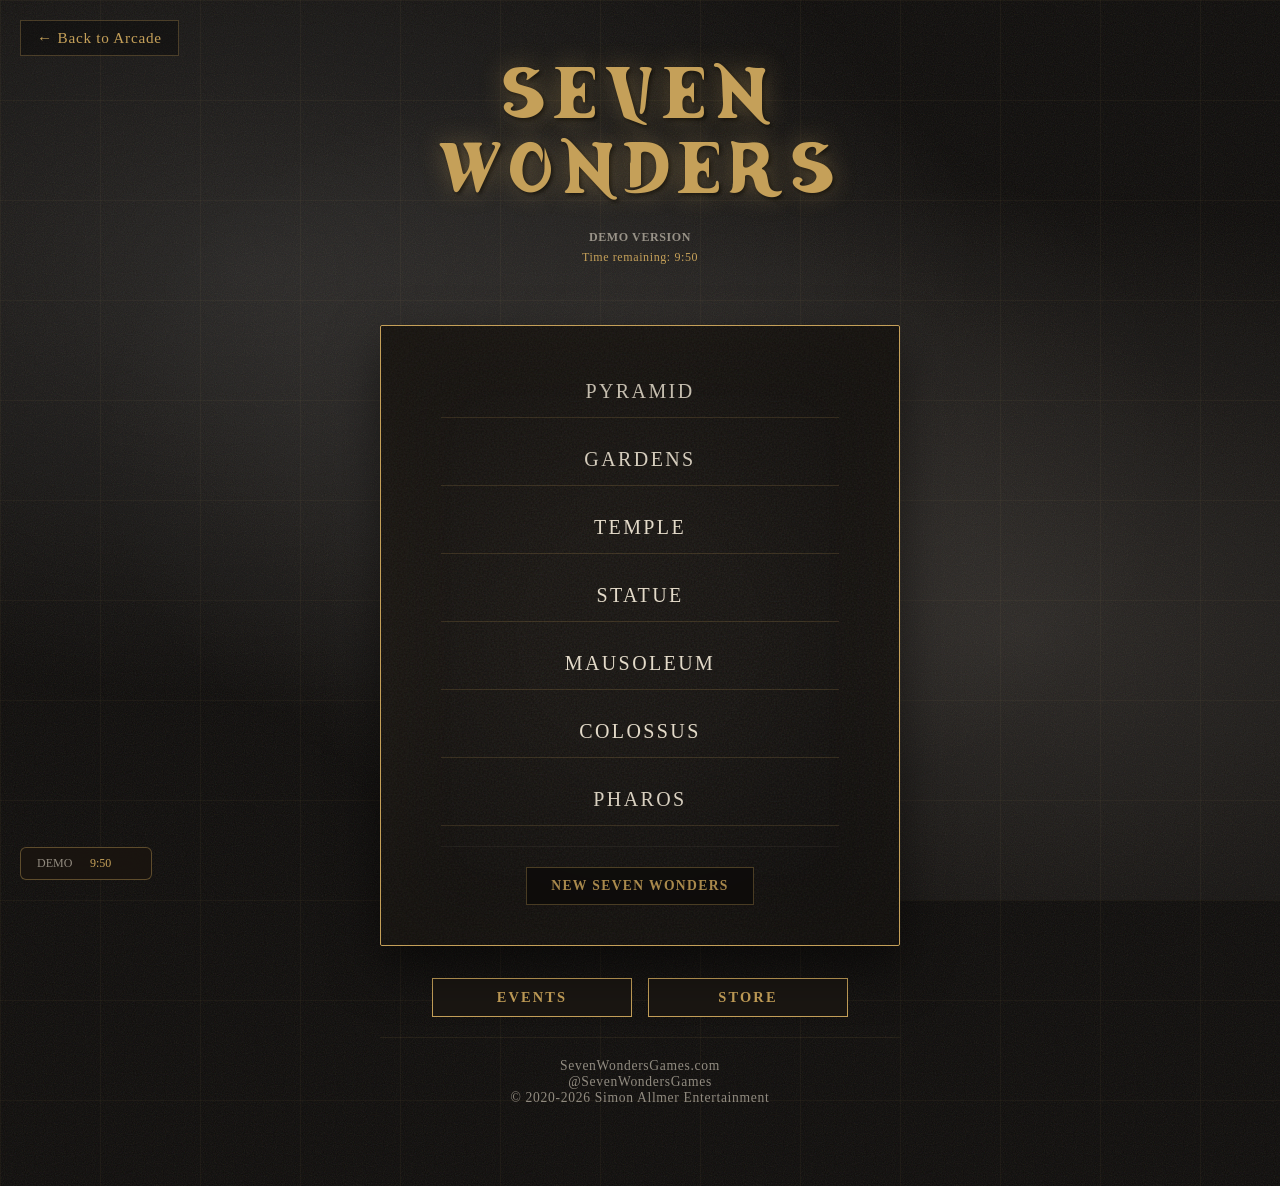
<file: games/skyscraper/Seven Wonders Demo/index.html>
<!DOCTYPE html>
<html lang="en">

<head>
    <meta charset="UTF-8">
    <meta name="viewport" content="width=device-width, initial-scale=1.0">
    <title>Seven Wonders - Ancient Strategy Games</title>
    <meta name="description"
        content="Play all seven titles from the legendary Seven Wonders abstract strategy game series">
    <link rel="stylesheet" href="style.css">
</head>

<body>
    <a href="https://simonallmer.com/arcade" class="back-link">← Back to Arcade</a>

    <div class="container">
        <header class="main-header">
            <h1 class="title">SEVEN WONDERS</h1>
            <div id="menu-demo-welcome" class="menu-demo-welcome">
                <p class="demo-subtitle">DEMO VERSION</p>
                <p id="menu-demo-timer">Time remaining: <span id="menu-timer-span">--:--</span></p>
            </div>
        </header>

        <div class="menu-container-3d">
            <div class="menu-flipper">
                <div class="menu-face menu-front">
                    <nav class="game-menu">
                        <ul class="game-list">
                            <li><a href="#pyramid" class="game-link" data-id="pyramid">Pyramid</a></li>
                            <li><a href="#gardens" class="game-link" data-id="gardens">Gardens</a></li>
                            <li><a href="#temple" class="game-link" data-id="temple">Temple</a></li>
                            <li><a href="#statue" class="game-link" data-id="statue">Statue</a></li>
                            <li><a href="#mausoleum" class="game-link" data-id="mausoleum">Mausoleum</a></li>
                            <li><a href="#colossus" class="game-link" data-id="colossus">Colossus</a></li>
                            <li><a href="pharos.html" class="game-link" data-id="pharos">Pharos</a></li>
                        </ul>
                        <div class="menu-toggle-wrapper">
                            <button id="show-new-wonders" class="action-btn menu-toggle-btn">New Seven Wonders</button>
                        </div>
                    </nav>
                </div>
                <div class="menu-face menu-back">
                    <nav class="game-menu">
                        <ul class="game-list">
                            <li><a href="colosseum.html" class="game-link coming-soon" data-id="colosseum">Colosseum</a>
                            </li>
                            <li><a href="#" class="game-link coming-soon" data-id="great_wall">Great Wall</a></li>
                            <li><a href="pagoda.html" class="game-link coming-soon" data-id="pagoda">Tower</a></li>
                            <li><a href="citadel.html" class="game-link coming-soon" data-id="citadel">Citadel</a></li>
                            <li><a href="basilica.html" class="game-link coming-soon" data-id="basilica">Cathedral</a>
                            </li>
                            <li><a href="palace.html" class="game-link coming-soon" data-id="palace">Palace</a></li>
                            <li><a href="skyscraper.html" class="game-link" data-id="skyscraper">Skyscraper</a></li>
                        </ul>
                        <div class="menu-toggle-wrapper">
                            <button id="show-old-wonders" class="action-btn menu-toggle-btn">Old Seven Wonders</button>
                        </div>
                    </nav>
                </div>
            </div>
        </div>

        <div class="extra-buttons">
            <a href="events.html" class="action-btn back-btn">Events</a>
            <a href="store.html" class="action-btn back-btn">Store</a>
        </div>

        <footer class="copyright">
            <p><a href="https://sevenwondersgames.com"
                    style="color: inherit; text-decoration: none;">SevenWondersGames.com</a></p>
            <p><a href="https://instagram.com/sevenwondersgames"
                    style="color: inherit; text-decoration: none;">@SevenWondersGames</a></p>
            <p>&copy; 2020-2026 Simon Allmer Entertainment</p>
        </footer>
    </div>

    <script src="script.js"></script>
    <script src="demo-timer.js"></script>
    <script>
        document.addEventListener('DOMContentLoaded', function() {
            updateMenuDemoTimer();
            setInterval(updateMenuDemoTimer, 1000);
        });
        
        function updateMenuDemoTimer() {
            const span = document.getElementById('menu-timer-span');
            if (span) {
                span.textContent = formatTime(getRemainingTime());
                if (isDemoExpired()) {
                    document.getElementById('menu-demo-timer').innerHTML = 'Demo time expired. <a href="https://simonallmer.com/arcade" target="_blank" rel="noopener noreferrer" style="color: #C5A059;">Subscribe</a>';
                }
            }
        }
    </script>
</body>

</html>
</file>
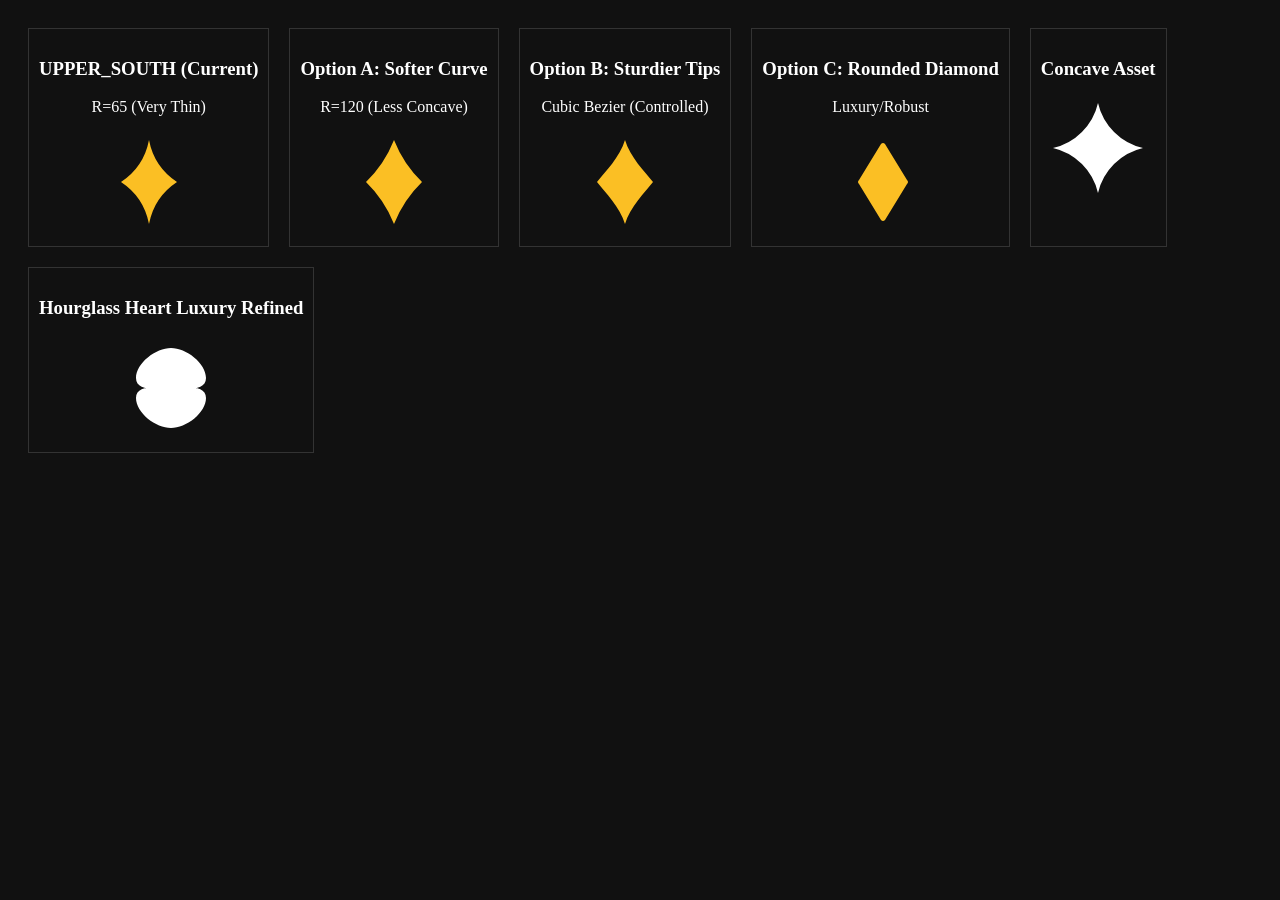
<file: scratch/preview_symbols.html>
<!DOCTYPE html>
<html>
<head>
    <style>
        body { background: #111; color: white; display: flex; gap: 20px; padding: 20px; flex-wrap: wrap; }
        .box { border: 1px solid #333; padding: 10px; text-align: center; }
        svg { width: 100px; height: 100px; }
        .suit-icon { color: #fbbf24; fill: currentColor; }
    </style>
</head>
<body>
    <div class="box">
        <h3>UPPER_SOUTH (Current)</h3>
        <p>R=65 (Very Thin)</p>
        <svg class="suit-icon" viewBox="0 0 100 100"><path d="M 50 8 A 65 65 0 0 0 78 50 A 65 65 0 0 0 50 92 A 65 65 0 0 0 22 50 A 65 65 0 0 0 50 8 Z" fill="currentColor"/></svg>
    </div>
    <div class="box">
        <h3>Option A: Softer Curve</h3>
        <p>R=120 (Less Concave)</p>
        <svg class="suit-icon" viewBox="0 0 100 100"><path d="M 50 8 A 120 120 0 0 0 78 50 A 120 120 0 0 0 50 92 A 120 120 0 0 0 22 50 A 120 120 0 0 0 50 8 Z" fill="currentColor"/></svg>
    </div>
    <div class="box">
        <h3>Option B: Sturdier Tips</h3>
        <p>Cubic Bezier (Controlled)</p>
        <svg class="suit-icon" viewBox="0 0 100 100"><path d="M 50 8 C 55 25, 70 40, 78 50 C 70 60, 55 75, 50 92 C 45 75, 30 60, 22 50 C 30 40, 45 25, 50 8 Z" fill="currentColor"/></svg>
    </div>
    <div class="box">
        <h3>Option C: Rounded Diamond</h3>
        <p>Luxury/Robust</p>
        <svg class="suit-icon" viewBox="0 0 100 100"><path d="M 50 12 Q 52 10, 54 12 L 76 48 Q 78 50, 76 52 L 54 88 Q 52 90, 50 88 L 28 52 Q 26 50, 28 48 Z" fill="currentColor"/></svg>
    </div>
    <div class="box">
        <h3>Concave Asset</h3>
        <svg viewBox="0 0 100 100"><path d="M 50 5 A 60 60 0 0 0 95 50 A 60 60 0 0 0 50 95 A 60 60 0 0 0 5 50 A 60 60 0 0 0 50 5 Z" fill="currentColor"/></svg>
    </div>
    <div class="box">
        <h3>Hourglass Heart Luxury Refined</h3>
        <svg viewBox="0 0 100 100"><path d="M 50 10 C 65 10, 85 25, 85 40 C 85 55, 60 50, 50 50 C 40 50, 15 55, 15 40 C 15 25, 35 10, 50 10 M 50 90 C 35 90, 15 75, 15 60 C 15 45, 40 50, 50 50 C 60 50, 85 45, 85 60 C 85 75, 65 90, 50 90 Z" fill="currentColor"/></svg>
    </div>
</body>
</html>
</file>
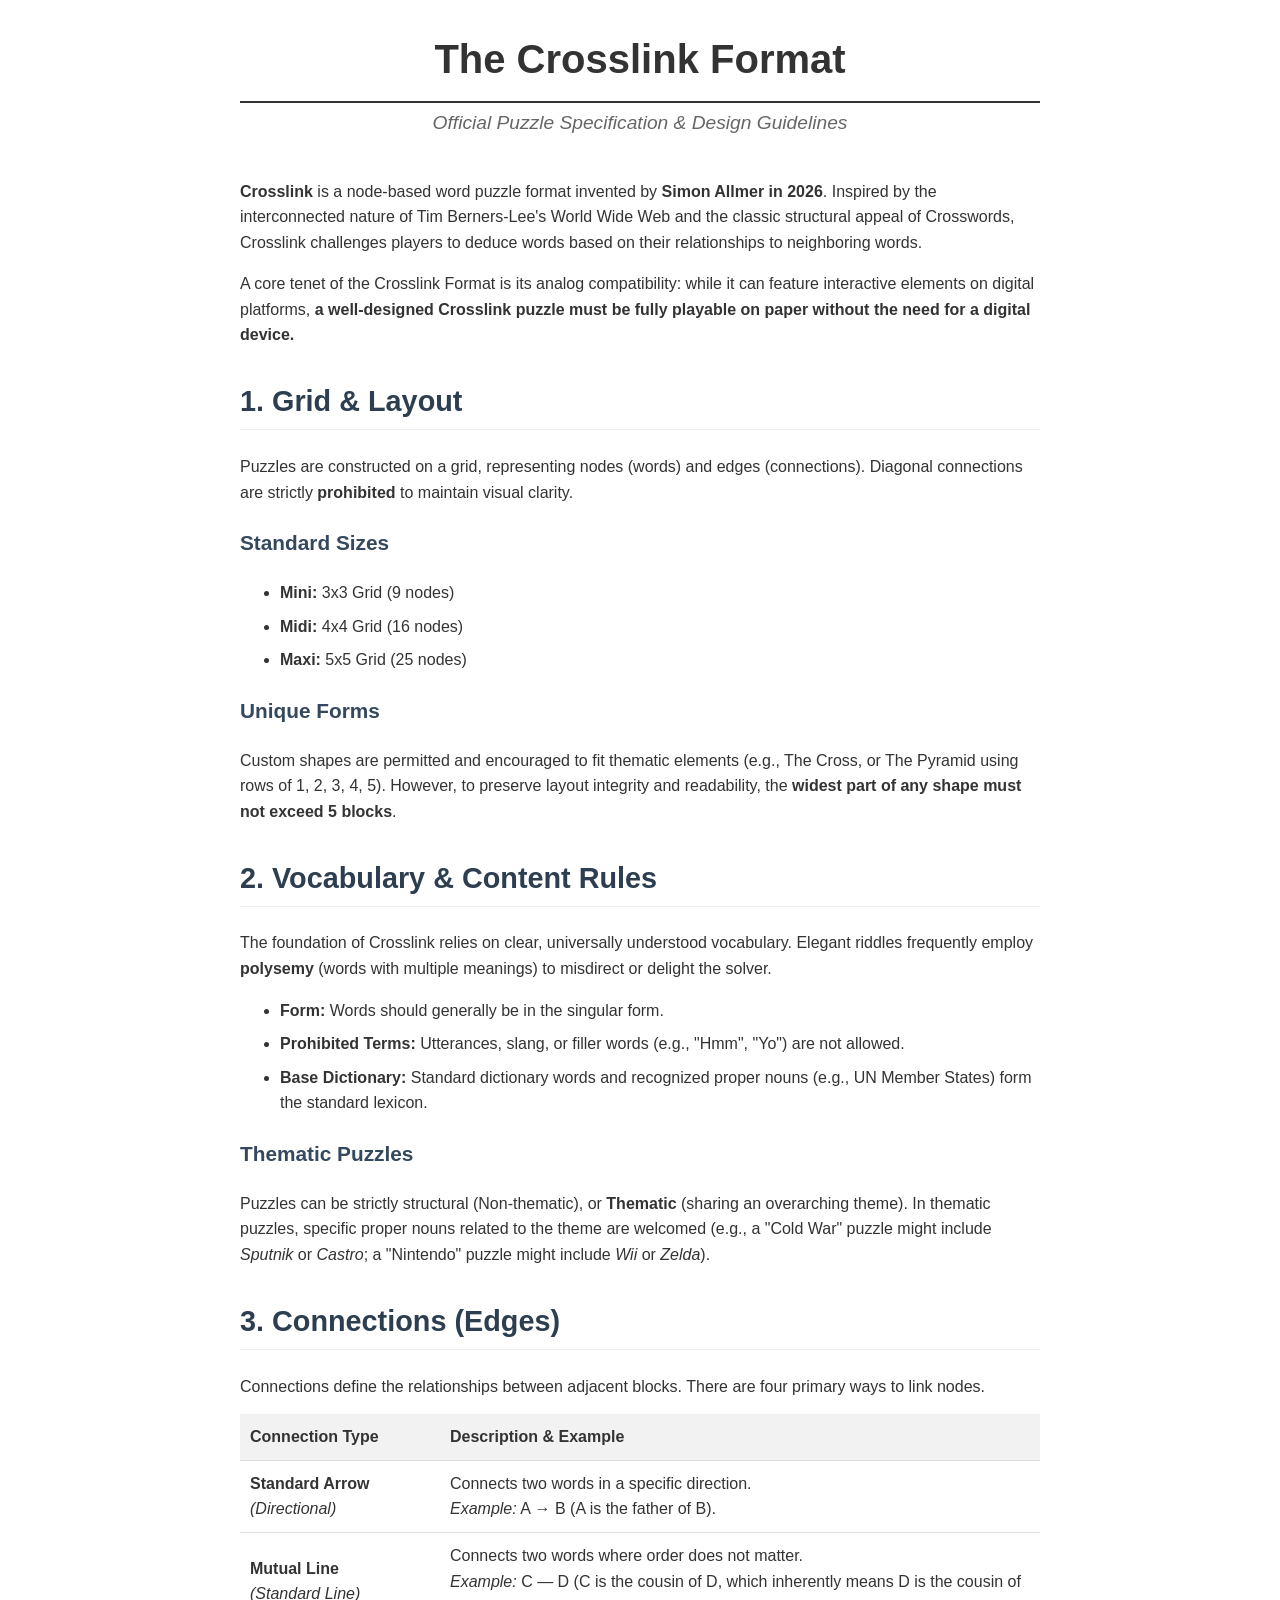
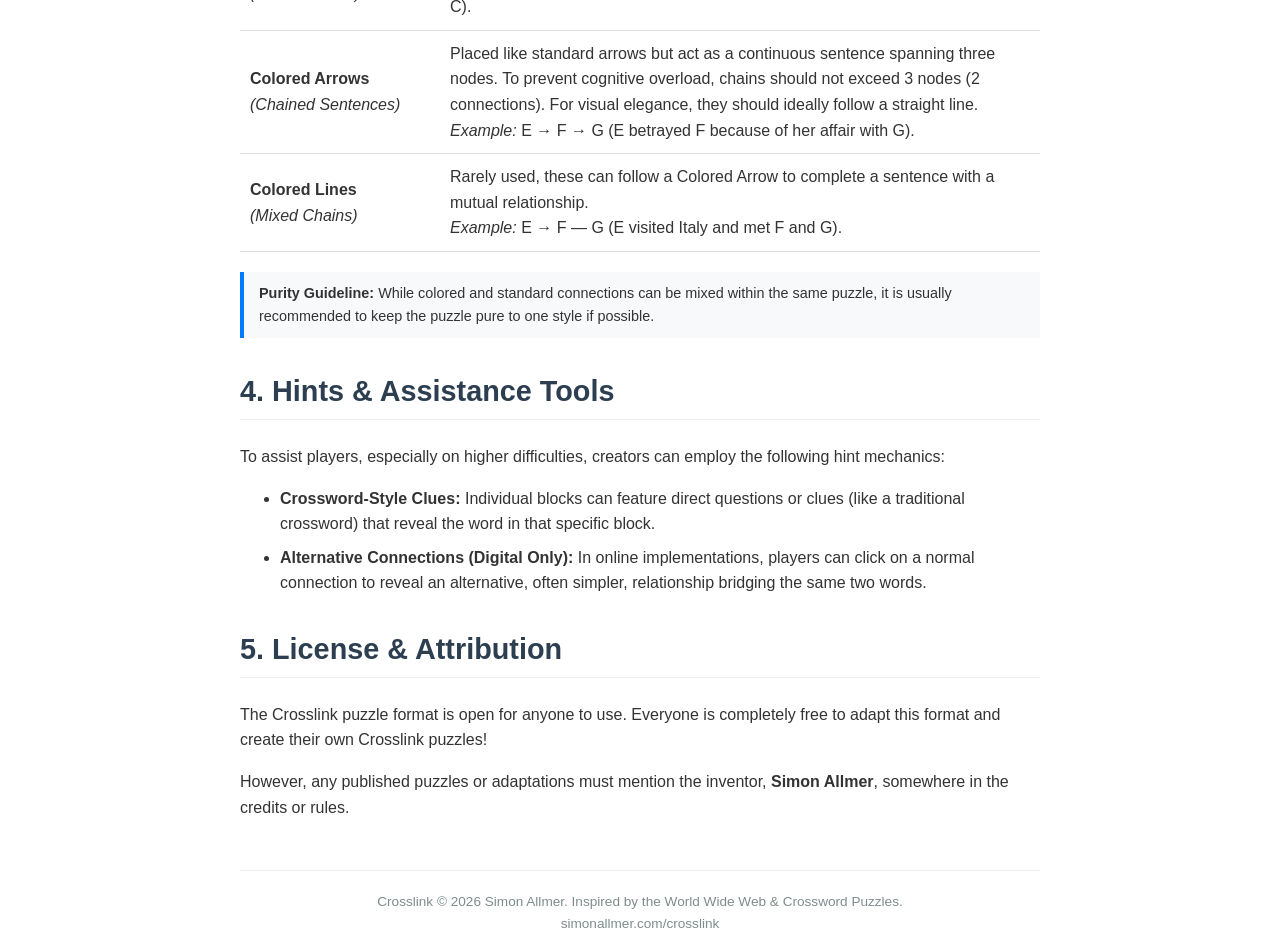
<file: games/crosslink/Crosslink Design Documents/Crosslink_Format_Specification.html>
<!DOCTYPE html>
<html lang="en">
<head>
    <meta charset="UTF-8">
    <title>The Crosslink Format - Official Specification</title>
    <style>
        @page { margin: 1in; size: A4; }
        body {
            font-family: "Helvetica Neue", Helvetica, Arial, sans-serif;
            line-height: 1.6;
            color: #333;
            max-width: 800px;
            margin: 0 auto;
        }
        h1 {
            font-size: 2.5em;
            text-align: center;
            border-bottom: 2px solid #333;
            padding-bottom: 10px;
            margin-bottom: 5px;
        }
        .subtitle {
            text-align: center;
            font-size: 1.2em;
            color: #666;
            margin-top: 0;
            margin-bottom: 40px;
            font-style: italic;
        }
        h2 {
            font-size: 1.8em;
            color: #2c3e50;
            margin-top: 30px;
            border-bottom: 1px solid #eee;
            padding-bottom: 5px;
        }
        h3 {
            font-size: 1.3em;
            color: #34495e;
        }
        p {
            margin-bottom: 15px;
        }
        ul {
            margin-bottom: 15px;
        }
        li {
            margin-bottom: 8px;
        }
        .note {
            background-color: #f8f9fa;
            border-left: 4px solid #007bff;
            padding: 10px 15px;
            margin: 20px 0;
            font-size: 0.9em;
        }
        .footer {
            margin-top: 50px;
            text-align: center;
            font-size: 0.85em;
            color: #7f8c8d;
            border-top: 1px solid #eee;
            padding-top: 20px;
        }
        table {
            width: 100%;
            border-collapse: collapse;
            margin-bottom: 20px;
        }
        th, td {
            text-align: left;
            padding: 10px;
            border-bottom: 1px solid #ddd;
        }
        th {
            background-color: #f2f2f2;
        }
    </style>
</head>
<body>

    <h1>The Crosslink Format</h1>
    <div class="subtitle">Official Puzzle Specification & Design Guidelines</div>

    <p><strong>Crosslink</strong> is a node-based word puzzle format invented by <strong>Simon Allmer in 2026</strong>. Inspired by the interconnected nature of Tim Berners-Lee's World Wide Web and the classic structural appeal of Crosswords, Crosslink challenges players to deduce words based on their relationships to neighboring words.</p>
    
    <p>A core tenet of the Crosslink Format is its analog compatibility: while it can feature interactive elements on digital platforms, <strong>a well-designed Crosslink puzzle must be fully playable on paper without the need for a digital device.</strong></p>

    <h2>1. Grid & Layout</h2>
    <p>Puzzles are constructed on a grid, representing nodes (words) and edges (connections). Diagonal connections are strictly <strong>prohibited</strong> to maintain visual clarity.</p>
    
    <h3>Standard Sizes</h3>
    <ul>
        <li><strong>Mini:</strong> 3x3 Grid (9 nodes)</li>
        <li><strong>Midi:</strong> 4x4 Grid (16 nodes)</li>
        <li><strong>Maxi:</strong> 5x5 Grid (25 nodes)</li>
    </ul>

    <h3>Unique Forms</h3>
    <p>Custom shapes are permitted and encouraged to fit thematic elements (e.g., The Cross, or The Pyramid using rows of 1, 2, 3, 4, 5). However, to preserve layout integrity and readability, the <strong>widest part of any shape must not exceed 5 blocks</strong>.</p>

    <h2>2. Vocabulary & Content Rules</h2>
    <p>The foundation of Crosslink relies on clear, universally understood vocabulary. Elegant riddles frequently employ <strong>polysemy</strong> (words with multiple meanings) to misdirect or delight the solver.</p>

    <ul>
        <li><strong>Form:</strong> Words should generally be in the singular form.</li>
        <li><strong>Prohibited Terms:</strong> Utterances, slang, or filler words (e.g., "Hmm", "Yo") are not allowed.</li>
        <li><strong>Base Dictionary:</strong> Standard dictionary words and recognized proper nouns (e.g., UN Member States) form the standard lexicon.</li>
    </ul>

    <h3>Thematic Puzzles</h3>
    <p>Puzzles can be strictly structural (Non-thematic), or <strong>Thematic</strong> (sharing an overarching theme). In thematic puzzles, specific proper nouns related to the theme are welcomed (e.g., a "Cold War" puzzle might include <em>Sputnik</em> or <em>Castro</em>; a "Nintendo" puzzle might include <em>Wii</em> or <em>Zelda</em>).</p>

    <h2>3. Connections (Edges)</h2>
    <p>Connections define the relationships between adjacent blocks. There are four primary ways to link nodes.</p>

    <table>
        <tr>
            <th style="width: 25%">Connection Type</th>
            <th style="width: 75%">Description & Example</th>
        </tr>
        <tr>
            <td><strong>Standard Arrow</strong><br><em>(Directional)</em></td>
            <td>Connects two words in a specific direction. <br><em>Example:</em> A &rarr; B (A is the father of B).</td>
        </tr>
        <tr>
            <td><strong>Mutual Line</strong><br><em>(Standard Line)</em></td>
            <td>Connects two words where order does not matter. <br><em>Example:</em> C &mdash; D (C is the cousin of D, which inherently means D is the cousin of C).</td>
        </tr>
        <tr>
            <td><strong>Colored Arrows</strong><br><em>(Chained Sentences)</em></td>
            <td>Placed like standard arrows but act as a continuous sentence spanning three nodes. To prevent cognitive overload, chains should not exceed 3 nodes (2 connections). For visual elegance, they should ideally follow a straight line.<br><em>Example:</em> E &rarr; F &rarr; G (E betrayed F because of her affair with G).</td>
        </tr>
        <tr>
            <td><strong>Colored Lines</strong><br><em>(Mixed Chains)</em></td>
            <td>Rarely used, these can follow a Colored Arrow to complete a sentence with a mutual relationship.<br><em>Example:</em> E &rarr; F &mdash; G (E visited Italy and met F and G).</td>
        </tr>
    </table>
    
    <div class="note">
        <strong>Purity Guideline:</strong> While colored and standard connections can be mixed within the same puzzle, it is usually recommended to keep the puzzle pure to one style if possible.
    </div>

    <h2>4. Hints & Assistance Tools</h2>
    <p>To assist players, especially on higher difficulties, creators can employ the following hint mechanics:</p>
    <ul>
        <li><strong>Crossword-Style Clues:</strong> Individual blocks can feature direct questions or clues (like a traditional crossword) that reveal the word in that specific block.</li>
        <li><strong>Alternative Connections (Digital Only):</strong> In online implementations, players can click on a normal connection to reveal an alternative, often simpler, relationship bridging the same two words.</li>
    </ul>

    <h2>5. License & Attribution</h2>
    <p>The Crosslink puzzle format is open for anyone to use. Everyone is completely free to adapt this format and create their own Crosslink puzzles!</p>
    <p>However, any published puzzles or adaptations must mention the inventor, <strong>Simon Allmer</strong>, somewhere in the credits or rules.</p>

    <div class="footer">
        Crosslink &copy; 2026 Simon Allmer. Inspired by the World Wide Web & Crossword Puzzles.<br>
        <a href="https://simonallmer.com/crosslink" style="color: #7f8c8d; text-decoration: none;">simonallmer.com/crosslink</a>
    </div>

</body>
</html>
</file>
<file: games/crosslink/style.css>
/* Crosslink — the 1994 hypertext dress.
   The board is a page of links: a word you can reach is an unvisited link,
   a word you have placed is a visited one, and the verbs are the anchors
   between them, set small, because the wiring should never outweigh the words. */

:root {
  --page:      #8E8E86;          /* the grey behind the document */
  --sheet:     #C6C6BE;          /* the document itself: 1994 default grey */
  --card:      #FFFFFF;          /* a link box, a panel, anything you can read into */
  --face:      #C0C0C0;          /* chrome: buttons, status bar */
  --bevel-hi:  #FFFFFF;
  --bevel-lo:  #808080;
  --bevel-lo2: #4C4C4C;

  --ink:       #000000;
  --ink-soft:  #333333;
  --ink-faint: #767676;

  --link:      #0000EE;          /* unvisited */
  --visited:   #551A8B;          /* placed */
  --active:    #EE0000;
  --hl:        #FFFFCC;          /* the square you are standing in */

  --rule:      #B4B4AC;
  --barred:    #9A9A92;
  --wrong:     #CC0000;
  --wrong-bg:  #FFDEDE;

  --wire:      #8F8F86;
  --caught:    #0B6B34;
  --red:       #B3251F;   --red-pale:   #F6DEDC;
  --gold:      #A97400;   --gold-pale:  #F7EBCC;
  --green:     #1F6B33;   --green-pale: #DEEFE0;
  --navy:      #1B3A8C;   --navy-pale:  #DEE4F6;
  --serif: "Times New Roman", Times, Georgia, serif;
  --mono:  "Courier New", Courier, monospace;
  --sans:  Verdana, Geneva, Tahoma, Arial, Helvetica, sans-serif;
}
/* Dark is offered two ways: the system asks for it, or the sun/moon in the
   toolbar says so. A manual choice wins over the system either way, which is
   why the media query steps aside for [data-theme="light"]. */
@media (prefers-color-scheme: dark) {
  :root:not([data-theme="light"]) {
    --page:      #0E0E0D;
    --sheet:     #232320;
    --card:      #121212;
    --face:      #2E2E2E;
    --bevel-hi:  #565656;
    --bevel-lo:  #000000;
    --bevel-lo2: #000000;
    --ink:       #E8E8E4;
    --ink-soft:  #BDBDB8;
    --ink-faint: #8A8A84;
    --link:      #6FA8FF;
    --visited:   #C79BFF;
    --active:    #FF7B7B;
    --hl:        #3A3620;
    --rule:      #3C3C38;
    --barred:    #4A4A44;
    --wrong:     #FF8A8A;
    --wrong-bg:  #3A1616;
    --wire:      #55554E;
    --caught:    #63CE90;
    --red:       #E58A84;   --red-pale:   #33201F;
    --gold:      #D9AE4A;   --gold-pale:  #322A16;
    --green:     #6FC684;   --green-pale: #16281A;
    --navy:      #8AA4E8;   --navy-pale:  #1A1F33;
  }
}
:root[data-theme="dark"] {
    --page:      #0E0E0D;
    --sheet:     #232320;
    --card:      #121212;
    --face:      #2E2E2E;
    --bevel-hi:  #565656;
    --bevel-lo:  #000000;
    --bevel-lo2: #000000;
    --ink:       #E8E8E4;
    --ink-soft:  #BDBDB8;
    --ink-faint: #8A8A84;
    --link:      #6FA8FF;
    --visited:   #C79BFF;
    --active:    #FF7B7B;
    --hl:        #3A3620;
    --rule:      #3C3C38;
    --barred:    #4A4A44;
    --wrong:     #FF8A8A;
    --wrong-bg:  #3A1616;
    --wire:      #55554E;
    --caught:    #63CE90;
    --red:       #E58A84;   --red-pale:   #33201F;
    --gold:      #D9AE4A;   --gold-pale:  #322A16;
    --green:     #6FC684;   --green-pale: #16281A;
    --navy:      #8AA4E8;   --navy-pale:  #1A1F33;
  }

/* ---- one board, one colour ---------------------------------------- */

/* Six boards, six papers. The tint lands on `--sheet` and nothing else, which
   is enough: the sheet is the document, the two side windows, and the little
   chips the wires pass behind, so all of it turns at once and nothing has to be
   re-tinted by hand. `--card` stays white, because a square you write into is
   paper and must not be tinted, and `--page` stays grey, because the desktop
   the window sits on does not belong to the puzzle.

   Every value is picked at roughly the luminance of the default #C6C6BE, so the
   two-tone bevels keep working and black type keeps its contrast. A colour that
   is merely darker reads as a different UI; a colour at the same weight reads
   as different paper, which is the intention.

   Specificity note. These sit on `body`, and the palettes sit on `:root`. Body
   is a child of root, so its own declaration shadows the inherited one whatever
   the selectors weigh — which means the dark rules cannot be left out, or a
   dark board would inherit the light tint. They are written twice for the same
   reason the palette is: once for the system preference, once for the toggle. */
/* The desktop behind the window takes the same colour, carried down by the same
   amount the default grey sits below the default paper — #C6C6BE over #8E8E86,
   which is 0x38 off every channel. Applying the measured distance rather than
   picking a second colour by eye is what keeps the pair reading as one surface
   under another, and not as two colours that happen to be nearby. */
body[data-hue="sand"]  { --sheet: #D6CBA4; --page: #9E936C; }   /* No. 1, the desert */
body[data-hue="blue"]  { --sheet: #B6C4D2; --page: #7E8C9A; }   /* No. 2, the sea */
body[data-hue="crust"] { --sheet: #C9B597; --page: #917D5F; }   /* No. 3, a baked crust */
body[data-hue="green"] { --sheet: #B7C7AC; --page: #7F8F74; }   /* No. 4, the garden */
body[data-hue="grey"]  { --sheet: #B9B9B6; --page: #81817E; }   /* No. 5, newsprint and lead */
body[data-hue="red"]   { --sheet: #CDAFA6; --page: #95776E; }   /* No. 6, firebrick */
/* The English run is sand through to firebrick — six warm earths in a line.
   The German shelf opens outside it on purpose: a new shelf reads as a new
   shelf before a word of it is read. Brett № 1, nine creatures leading double
   lives in a city. */
body[data-hue="plum"]  { --sheet: #C6B0BC; --page: #8E7884; }   /* de № 1, a sour plum */
body[data-hue="america"] { --sheet: #C5CBE0; --page: #8B93AD; } /* american flag blue */

@media (prefers-color-scheme: dark) {
  :root:not([data-theme="light"]) body[data-hue="sand"]  { --sheet: #272318; --page: #100E08; }
  :root:not([data-theme="light"]) body[data-hue="blue"]  { --sheet: #1B2129; --page: #090C11; }
  :root:not([data-theme="light"]) body[data-hue="crust"] { --sheet: #272019; --page: #100D09; }
  :root:not([data-theme="light"]) body[data-hue="green"] { --sheet: #1D2620; --page: #0A100C; }
  :root:not([data-theme="light"]) body[data-hue="grey"]  { --sheet: #242424; --page: #0F0F0F; }
  :root:not([data-theme="light"]) body[data-hue="red"]   { --sheet: #2B1E1C; --page: #120C0B; }
  :root:not([data-theme="light"]) body[data-hue="plum"]  { --sheet: #261C22; --page: #0F0A0D; }
  :root:not([data-theme="light"]) body[data-hue="america"] { --sheet: #1A1D30; --page: #0D0F1A; }
}
:root[data-theme="dark"] body[data-hue="sand"]  { --sheet: #272318; --page: #100E08; }
:root[data-theme="dark"] body[data-hue="blue"]  { --sheet: #1B2129; --page: #090C11; }
:root[data-theme="dark"] body[data-hue="crust"] { --sheet: #272019; --page: #100D09; }
:root[data-theme="dark"] body[data-hue="green"] { --sheet: #1D2620; --page: #0A100C; }
:root[data-theme="dark"] body[data-hue="grey"]  { --sheet: #242424; --page: #0F0F0F; }
:root[data-theme="dark"] body[data-hue="red"]   { --sheet: #2B1E1C; --page: #120C0B; }
:root[data-theme="dark"] body[data-hue="plum"]  { --sheet: #261C22; --page: #0F0A0D; }
:root[data-theme="dark"] body[data-hue="america"] { --sheet: #1A1D30; --page: #0D0F1A; }

/* American-themed puzzles: blue background with stars */
body[data-hue="america"] {
  background-color: var(--page);
  background-image: url("data:image/svg+xml,%3Csvg width='60' height='60' xmlns='http://www.w3.org/2000/svg'%3E%3Cpath d='M30 5l2 6h6l-5 4 2 6-5-4-5 4 2-6-5-4h6z' fill='%23ffffff' opacity='.22'/%3E%3Cpath d='M10 35l1.5 4.5h4.5l-3.5 3 1.5 4.5-3.5-3-3.5 3 1.5-4.5-3.5-3h4.5z' fill='%23ffffff' opacity='.16'/%3E%3Cpath d='M50 40l1.5 4.5h4.5l-3.5 3 1.5 4.5-3.5-3-3.5 3 1.5-4.5-3.5-3h4.5z' fill='%23ffffff' opacity='.16'/%3E%3C/svg%3E");
}
:root[data-theme="dark"] body[data-hue="america"],
:root:not([data-theme="light"]) body[data-hue="america"] {
  background-color: var(--page);
  background-image: url("data:image/svg+xml,%3Csvg width='60' height='60' xmlns='http://www.w3.org/2000/svg'%3E%3Cpath d='M30 5l2 6h6l-5 4 2 6-5-4-5 4 2-6-5-4h6z' fill='%23ffffff' opacity='.22'/%3E%3Cpath d='M10 35l1.5 4.5h4.5l-3.5 3 1.5 4.5-3.5-3-3.5 3 1.5-4.5-3.5-3h4.5z' fill='%23ffffff' opacity='.16'/%3E%3Cpath d='M50 40l1.5 4.5h4.5l-3.5 3 1.5 4.5-3.5-3-3.5 3 1.5-4.5-3.5-3h4.5z' fill='%23ffffff' opacity='.16'/%3E%3C/svg%3E");
}

* { box-sizing: border-box; }
body {
  margin: 0; padding: 0;
  -webkit-text-size-adjust: 100%;
  color: var(--ink);
  font-family: var(--serif); font-size: 16px; line-height: 1.45;
  background-color: var(--page);
  background-image:
    repeating-linear-gradient(0deg,  rgba(255,255,255,.05) 0 1px, transparent 1px 3px),
    repeating-linear-gradient(90deg, rgba(0,0,0,.05)       0 1px, transparent 1px 3px);
}

/* Anything printed with a `data-lex` opens the Lexicon when clicked, so it is
   dressed as a link wherever it stands — blue and underlined, the unvisited
   colour, because a name in the epigraph is not a word you have placed. The
   sentences overrule this further down: a word set on the board is a link you
   have been down, and goes purple. */
[data-lex] { color: var(--link); text-decoration: underline; }

/* The document sits on the grey like a window on a desktop, and two more
   windows may be opened either side of it. */
.desktop {
  display: flex; align-items: flex-start; justify-content: center;
  gap: 14px; padding: 18px 14px 40px; flex-wrap: wrap;
}
main {
  flex: 0 1 auto; width: 100%; max-width: 700px; padding: 0 26px;
  background: var(--sheet);
  border: 2px solid; border-color: var(--bevel-hi) var(--bevel-lo2) var(--bevel-lo2) var(--bevel-hi);
}
body.wide main { max-width: 1000px; }

.win {
  flex: 0 0 240px; width: 240px;
  background: var(--sheet);
  border: 2px solid; border-color: var(--bevel-hi) var(--bevel-lo2) var(--bevel-lo2) var(--bevel-hi);
}
/* The side windows flank the board only when all three genuinely fit; below
   that they fall in underneath it, in the order they were opened, rather than
   wrapping above the page they belong to. */
.wrap-break { flex: 0 0 100%; height: 0; }
@media (min-width: 1240px) {
  body:not(.wide) #win-script  { order: -1; }
  body:not(.wide) #win-lex     { order:  1; }
  body:not(.wide) .wrap-break  { display: none; }
}
@media (min-width: 1540px) {
  body.wide #win-script { order: -1; }
  body.wide #win-lex    { order:  1; }
  body.wide .wrap-break { display: none; }
}

/* title bars */
.win-bar {
  display: flex; align-items: center; justify-content: space-between; gap: 8px;
  background: linear-gradient(90deg, #000080, #2A72C8);
  color: #FFFFFF; padding: 3px 3px 3px 7px;
  font-family: var(--sans); font-size: 11px; font-weight: 700; letter-spacing: .01em;
}
.win-title { overflow: hidden; text-overflow: ellipsis; white-space: nowrap; }
.main-bar { margin: 0 -26px 18px; }
.win-x {
  flex: 0 0 auto; width: 17px; height: 15px; padding: 0;
  font-family: var(--sans); font-size: 8px; line-height: 1; color: var(--ink);
  background: var(--face); border-radius: 0;
  border: 2px solid; border-color: var(--bevel-hi) var(--bevel-lo) var(--bevel-lo) var(--bevel-hi);
}
.win-x:active { border-color: var(--bevel-lo) var(--bevel-hi) var(--bevel-hi) var(--bevel-lo); }

.win-body {
  margin: 8px; padding: 8px; background: var(--card);
  border: 2px solid; border-color: var(--bevel-lo) var(--bevel-hi) var(--bevel-hi) var(--bevel-lo);
  max-height: 74vh; overflow-y: auto;
}

/* left window: the written form */
.script { list-style: none; margin: 0; padding: 0; }
.script li { font-family: var(--serif); font-size: 14px; line-height: 1.35; margin: 0 0 8px; }
.script li.open { color: var(--ink-faint); }
.script li.closed { color: var(--ink); }
.script li em { font-style: normal; color: var(--visited); text-decoration: underline; }
.script li em:hover { color: var(--active); }
.script li .gap { font-family: var(--mono); font-size: 12px; color: var(--ink-faint); letter-spacing: .1em; }

/* right window: the lexicon */
.lex-word { font-family: var(--serif); font-size: 21px; font-weight: 700; margin: 0; }
.lex-pos { font-family: var(--serif); font-style: italic; font-size: 13px; color: var(--ink-soft); margin: 0 0 8px; }
.lex-senses { margin: 0 0 4px; padding: 0 0 0 18px; }
.lex-senses li { font-family: var(--serif); font-size: 14px; line-height: 1.35; margin: 0 0 5px; }
.lex-note { font-family: var(--sans); font-size: 11px; color: var(--ink-faint); margin: 0; }
.lex-head {
  font-family: var(--mono); font-size: 10px; text-transform: uppercase; letter-spacing: .1em;
  color: var(--ink-faint); margin: 14px 0 6px; border-top: 1px solid var(--rule); padding-top: 8px;
}
.lex-list { list-style: none; margin: 0; padding: 0; }
.lex-list li { display: inline; }
.lex-list button {
  font-family: var(--serif); font-size: 14px; color: var(--visited);
  background: none; border: 0; padding: 0 8px 3px 0;
  text-decoration: underline;
}
.lex-list button.here { color: var(--active); font-weight: 700; }
.lex-list .gap { font-family: var(--sans); font-size: 11px; color: var(--ink-faint); }

/* ---- masthead ---------------------------------------------------- */

header { border-bottom: 2px ridge var(--bevel-hi); padding-bottom: 12px; }
.eyebrow {
  font-family: var(--mono); font-size: 11px; text-transform: uppercase;
  letter-spacing: .08em; color: var(--ink-faint); margin: 0 0 6px;
}
.eyebrow::before { content: "\2190 \2192  "; letter-spacing: 0; }
h1 { font-family: var(--serif); font-size: 34px; font-weight: 700; margin: 0 0 8px; line-height: 1.1; }
.standfirst { margin: 0; color: var(--ink-soft); font-size: 15px; max-width: 60ch; }

/* ---- chrome ------------------------------------------------------ */

.controls { display: flex; align-items: center; gap: 14px; margin: 14px 0 18px; flex-wrap: wrap; }
.toggle {
  font-family: var(--sans); font-size: 11px; color: var(--ink-soft);
  display: inline-flex; align-items: center; gap: 6px;
}
select#which, button.ghost {
  font-family: var(--sans); font-size: 11px; color: var(--ink);
  background: var(--face); padding: 4px 10px; min-height: 26px;
  border: 2px solid; border-color: var(--bevel-hi) var(--bevel-lo) var(--bevel-lo) var(--bevel-hi);
  border-radius: 0;
}
select#which { padding: 3px 4px; }
button.ghost:active:not(:disabled) {
  border-color: var(--bevel-lo) var(--bevel-hi) var(--bevel-hi) var(--bevel-lo);
}
button.ghost:disabled { color: var(--ink-faint); }
button.ghost.solid:not(:disabled) { font-weight: 700; }

/* ---- the board --------------------------------------------------- */

.board-scroll { overflow-x: auto; overflow-y: hidden; -webkit-overflow-scrolling: touch; }
.board { display: grid; gap: 2px; width: max-content; }
.board > div { display: flex; align-items: center; justify-content: center; text-align: center; }

/* Every square can be written in, so every square is a box: white paper on the
   grey, raised, waiting. There is no longer such a thing as a square you cannot
   reach — only one you have not reached yet. */
.noun {
  position: relative; background: var(--card); border: 2px solid;
  border-color: var(--bevel-hi) var(--bevel-lo) var(--bevel-lo) var(--bevel-hi);
}
/* The frontier used to be marked here — `outline: 1px dashed var(--link)` on
   every square a placed word touched. Cut at 3.12. Inset four pixels and dashed,
   it read as a ring of blue dots loose inside the box rather than as a property
   of the square, and it was the only decoration on the board that was not
   either a word or a wire. The class is still set on the element, so a hint
   that wants those squares can have them without going back through app.js. */
.noun.selected {
  background: var(--hl);
  border-color: var(--bevel-lo) var(--bevel-hi) var(--bevel-hi) var(--bevel-lo);
}

.noun .slots { font-family: var(--mono); font-size: 15px; font-weight: 700; color: var(--link); line-height: 1.1; }
.noun .slots span {
  display: inline-block; width: 12px; margin: 0 2px; text-align: center;
  border-bottom: 2px solid var(--wire);
}
.noun .slots .rev { color: var(--active); border-bottom-color: var(--active); }
.noun .slots .caret { border-bottom-color: var(--active); animation: caret .9s steps(1) infinite; }
/* the caret blinks between red and the wire grey — never to nothing, so the
   number of slots stays countable while you type */
@keyframes caret { 50% { border-bottom-color: var(--wire); } }

/* The entered word stands in the same boxes the letters were typed into, at the
   same size: entering a word must not move it. Only the hand changes — Courier
   while you are writing it, Times once the board has taken it. */
.noun .word { font-family: var(--serif); font-size: 15px; line-height: 1.1; }
.noun .word span { display: inline-block; width: 12px; margin: 0 2px; text-align: center; }
/* A placed word is marked by an underline beneath each of its letters rather
   than beneath the whole block. A container underline wraps to the bottom of
   the last line only, so a word that folded onto two rows read as a single
   link-line beneath two lines of letters; letter by letter, every row carries
   its own even rule and the word keeps its marking whether it sits on one row
   or two. */
.noun.done-clean   .word { color: var(--visited); }
.noun.done-clean   .word span { border-bottom: 1px solid var(--visited); }
.noun.done-partial .word { color: var(--visited); }
.noun.done-partial .word span { border-bottom: 1px dotted var(--visited); }
.noun.done-given   .word { color: var(--ink-faint); font-style: italic; }
.noun.wrong { background: var(--wrong-bg); }
.noun.wrong .word { color: var(--wrong); text-decoration: line-through; }
.noun.wrong .word span { border-bottom-color: var(--wrong); }
/* The 3x3 sheet (the small lattice) sets its words a touch smaller and a touch
   tighter than the 5x5, so a long noun still fits its syllables instead of
   crowding against the box. It is applied to the typed slots and the placed
   word alike, so entering a word never moves it. */
.board[data-size="3"] .noun .slots { font-size: 13px; }
.board[data-size="3"] .noun .slots span { width: 10px; margin: 0 1.5px; }
.board[data-size="3"] .noun .word  { font-size: 13px; }
.board[data-size="3"] .noun .word span { width: 10px; margin: 0 1.5px; }
.board[data-size="5"] .noun .slots { font-size: 13px; }
.board[data-size="5"] .noun .slots span { width: 9px; margin: 0 1.5px; }
.board[data-size="5"] .noun .word  { font-size: 13px; }
.board[data-size="5"] .noun .word span { width: 9px; margin: 0 1.5px; }

.noun .tick { position: absolute; top: 2px; right: 4px; font-family: var(--mono); font-size: 10px; color: var(--ink-soft); }
.noun .tick::before { content: "["; }
.noun .tick::after  { content: "]"; }

/* the wiring: small, monospaced, and out of the way */
.gut { border: none; }
.gut.shown { position: relative; padding: 0 2px; }

/* the wire itself, running the length of the gutter */
.gut.shown::before { content: ""; position: absolute; background: var(--wire); }
.gut.shown.h::before { left: 0; right: 0; top: 50%; height: 1px; }
.gut.shown.v::before { top: 0; bottom: 0; left: 50%; width: 1px; }

/* the head, sitting where the wire enters the square it points at */
.gut.shown .arrow { position: absolute; width: 0; height: 0; border: 5px solid transparent; }
.gut.to-right .arrow { right: 0; top: 50%; margin-top: -5px; border-right-width: 0; border-left-color: var(--link); }
.gut.to-left  .arrow { left: 0;  top: 50%; margin-top: -5px; border-left-width: 0;  border-right-color: var(--link); }
.gut.to-down  .arrow { bottom: 0; left: 50%; margin-left: -5px; border-bottom-width: 0; border-top-color: var(--link); }
.gut.to-up    .arrow { top: 0;    left: 50%; margin-left: -5px; border-top-width: 0;    border-bottom-color: var(--link); }
/* R2, the equivalence: a plain line, no head. Specced in §2 at 0.3 and built at
   3.1. The arrowhead is not hidden but never drawn — an eq has no direction to
   hide — and the wire is drawn a shade heavier so a headless line reads as a
   deliberate kind of join rather than as an arrow that failed to render. */
.gut.level .arrow { display: none; }
.gut.shown.level::before { background: var(--ink-faint); }
.gut.shown.level.h::before { height: 2px; margin-top: -1px; }
.gut.shown.level.v::before { width: 2px; margin-left: -1px; }

/* the verb, printed on the wire */
.gut.shown .label {
  position: relative; z-index: 1; background: var(--sheet);
  font-family: var(--sans); font-size: 10px; line-height: 1.25;
  color: var(--ink); padding: 0 3px;
}

/* The room a label must leave for its arrowhead depends on which way the wire
   runs, and for a long time it did not: one `max-width: calc(100% - 22px)` was
   applied to both axes. On a horizontal gutter that is right — the head sits at
   the left or the right end, so the width is what has to be given up. On a
   VERTICAL gutter the head sits at top or bottom centre, so twenty-two pixels of
   width buys nothing and costs a line: "is soft enough to cast and hard enough
   for" was squeezed into 76px, wrapped to four lines, overflowed a 42px gutter
   and printed itself over its own arrow.

   So the reserve now follows the axis. A vertical label gets the full column
   and gives up height instead, and the gutter rows are a few pixels taller so
   three lines and an arrowhead both fit without touching. */
.gut.shown.h .label { max-width: calc(100% - 20px); }
.gut.shown.v .label { max-width: calc(100% - 4px);  }

/* A verb whose two words are both down leaves only its wire — and comes back,
   like a tooltip, the moment you go looking for it. */
/* A connection whose two words are both down stays written out. It fades, so
   the eye goes to the open ones first, but it is never taken away: the board is
   a page of sentences, and a sentence you have earned should still be readable
   without hovering for it. */
.gut.spent { opacity: .55; }

/* ---- a connection with two faces ---------------------------------- */
/* A turnable gutter is marked, and marked quietly: a dotted underline on the
   label, which is what 1994 used for a thing you could click that was not a
   link. No icon, no badge — the board already has as many marks as it can
   carry, and this one has to sit under 34 of them at once without shouting. */
.gut.turnable .label {
  /* no cursor here: cursors.css owns it outright, and a rule in this file would
     outrank the one over there. The hand is added to its list instead.

     text-decoration, not border-bottom: a border is part of the box and adds a
     pixel of height, which is a pixel these gutters do not have — it pushed
     "is soft enough to cast and hard enough for" over the A2d line the moment
     the mark was added. An underline lives inside the line box and costs
     nothing. */
  text-decoration: underline dotted var(--ink-faint);
  text-underline-offset: 2px;
}

/* ---- the trifecta ----------------------------------------------------- */
/* A trifecta board's gutter is a span of one of its six lines. The line's
   sentence is split at its word seats, so each gutter carries the stretch that
   runs up to the next word — written on its own coloured wire, exactly as a
   net's gutter carries its verb between two squares — and the whole sentence
   reads across the two wires with the middle word seated between them. Six
   lines, six colours, one per unique sentence; the arrowhead tells the reading
   order and the wire tells which line the span belongs to. */

.gut.shown.trifecta { padding: 0 2px; }
.gut.shown.trifecta.h::before { background: var(--ln); height: 3px; margin-top: -1.5px; }
.gut.shown.trifecta.v::before { background: var(--ln); width: 3px; margin-left: -1.5px; }

.gut.trifecta.to-right .arrow { border-left-color: var(--ln); }
.gut.trifecta.to-left  .arrow { border-right-color: var(--ln); }
.gut.trifecta.to-down  .arrow { border-top-color: var(--ln); }
.gut.trifecta.to-up    .arrow { border-bottom-color: var(--ln); }

.gut.trifecta.line-r0, .line-r0 { --ln: #C4423A; }
.gut.trifecta.line-r1, .line-r1 { --ln: #3E7A3E; }
.gut.trifecta.line-r2, .line-r2 { --ln: #7A4A9E; }
.gut.trifecta.line-c0, .line-c0 { --ln: #2E6FA0; }
.gut.trifecta.line-c1, .line-c1 { --ln: #C07A1E; }
.gut.trifecta.line-c2, .line-c2 { --ln: #2A8A86; }

/* In the clue panel, the script window and the closing page, a line reads as a
   coloured swatch before its words — the same signal as the wire on the board. */
ul#routes li.line, ul#script-list li.line, ul#sentences li.line {
  border-left: 4px solid var(--ln); padding-left: 8px; margin-left: 2px; }
.gut.turnable:hover .label {
  color: var(--link); text-decoration-color: var(--link);
}

/* The face that is showing. `over` is the back, and it is tinted rather than
   restyled — same size, same face, so a turned board still reads as one board
   and you can see at a glance which gutters you have been into. */
.gut.over .label {
  color: var(--visited);
  text-decoration: underline dashed var(--visited);
  text-underline-offset: 2px;
}

/* The turn. Scaling X to zero and back is the whole trick, and it is the right
   trick: it is what a card does, it costs one property, and it degrades to an
   instant swap wherever the animation does not run. The label is repainted at
   the midpoint by the redraw, so the text changes while the card is edge-on. */
@keyframes gut-turn {
  0%   { transform: scaleX(1); }
  49%  { transform: scaleX(.04); }
  50%  { transform: scaleX(.04); }
  100% { transform: scaleX(1); }
}
/* Only the gutter that was just clicked, never all thirty-four: the board is
   rebuilt from scratch on every keystroke, so an animation on `.turnable` would
   set the whole page shivering each time a letter went in. */
.gut.turning .label { animation: gut-turn 260ms ease-in-out; }
@media (prefers-reduced-motion: reduce) {
  .gut.turning .label { animation: none; }
}
.gut.barred::after { content: ""; width: 46%; height: 2px; background: var(--barred); }
.board[data-size="3"] .gut.shown .label { font-size: 11px; }
.dead::after { content: "+"; font-family: var(--mono); font-size: 9px; color: var(--rule); }

#ghost-input {
  position: fixed; top: 0; left: 0;
  width: 1px; height: 1px; padding: 0; border: 0;
  font-size: 16px; opacity: 0.01; background: transparent; color: transparent;
  pointer-events: none;
}

/* ---- the panel: the browser's own little report ------------------- */

.panel {
  margin-top: 18px; min-height: 96px; background: var(--card); padding: 10px 12px;
  border: 2px solid; border-color: var(--bevel-lo) var(--bevel-hi) var(--bevel-hi) var(--bevel-lo);
}
.panel-empty { color: var(--ink-faint); font-family: var(--sans); font-size: 12px; margin: 0; }
.panel-head {
  margin: 0 0 8px; font-family: var(--mono); font-size: 10px;
  letter-spacing: .1em; text-transform: uppercase; color: var(--ink-faint);
}
.routes { list-style: none; margin: 0 0 12px; padding: 0; }
.routes li { font-family: var(--serif); font-size: 16px; margin: 0 0 4px; color: var(--ink); }
.routes li::before { content: "\25B8 "; color: var(--link); }
.routes li em { font-style: normal; color: var(--visited); text-decoration: underline; }
.routes li .gap { font-family: var(--mono); color: var(--ink-faint); }
.routes li.more { font-family: var(--sans); font-size: 11px; color: var(--link); text-decoration: underline; margin-top: 8px; }
.routes li.more::before { content: none; }
.hint-row { display: flex; align-items: center; gap: 10px; flex-wrap: wrap; }
.note { font-family: var(--sans); font-size: 11px; color: var(--ink-faint); }
.message { margin: 10px 0 0; font-family: var(--sans); font-size: 12px; min-height: 18px; color: var(--wrong); }
.message.ok { color: var(--ink-soft); }

/* ---- the close --------------------------------------------------- */

.finish { margin-top: 26px; border-top: 2px ridge var(--bevel-hi); padding-top: 18px; }
.finish h2 { font-family: var(--serif); font-weight: 700; font-size: 24px; margin: 0 0 6px; }
.finish-sub { margin: 0 0 14px; color: var(--ink-soft); font-family: var(--sans); font-size: 12px; }
.sentences { list-style: none; margin: 0; padding: 0; }
.sentences li { font-family: var(--serif); font-size: 16px; margin: 0 0 5px; color: var(--ink-soft); }
.sentences li .n { color: var(--visited); text-decoration: underline; }

/* ---- status bar --------------------------------------------------- */

/* Two panes, as a status bar of the period had: what the page is doing on the
   left, whose page it is on the right. */
footer {
  display: flex; align-items: baseline; gap: 12px;
  margin: 22px -26px 0; background: var(--face); padding: 4px 8px;
  border-top: 2px solid; border-color: var(--bevel-lo) transparent transparent;
}
footer p { margin: 0; font-family: var(--mono); font-size: 10px; color: var(--ink-soft);
  white-space: nowrap; overflow: hidden; text-overflow: ellipsis; }
footer p:first-child { flex: 1 1 auto; }
footer .notice { flex: 0 0 auto; }
/* A trailing space inside `content` is collapsed away, so the flag sat against
   the first word with nothing between them. The gap has to be a margin. */
footer p:first-child::before { content: "\2691"; margin-right: 7px; }

@media (max-width: 640px) {
  /* Two panes do not fit; the notice is the one that goes, being the one a
     reader can find in the source and does not need on a phone. */
  footer .notice { display: none; }
}

@media (max-width: 640px) {
  .desktop { padding: 0 0 30px; gap: 10px; }
  main { padding: 0 14px; border-width: 0; }
  .main-bar { margin: 0 -14px 16px; }
  h1 { font-size: 26px; }
  footer { margin: 18px -14px 0; }
  .win { flex: 1 1 auto; width: auto; align-self: stretch; margin: 0 8px; }
}

/* ======================================================================
   The site around the board: a toolbar, a front page, and three indexes.
   ====================================================================== */

.toolbar {
  position: relative;
  display: flex; align-items: center; gap: 6px;
  margin: 0 -26px 18px; padding: 4px 8px;
  background: var(--face); border-bottom: 1px solid var(--bevel-lo);
}
/* Every control in the bar is 26px tall and nothing it contains may change
   that. The heights used to come out of the content, and so there were seven
   of them across eight buttons: 40px for `\u25C0 Back`, because the triangle
   carries a taller glyph box than the letters beside it; 33px for the language
   button, which sets 8px around an 11px span; 21px for the icon button, which
   sets `line-height: 0`. The bar read as a row of buttons at different
   altitudes. A declared height and a centring box settle all of it at once,
   and 26px is not a new number — it is what `button.ghost` has always used. */
.tool {
  height: 26px;
  display: inline-flex; align-items: center; justify-content: center;
  font-family: var(--sans); font-size: 11px; color: var(--ink);
  background: var(--face); padding: 0 9px; border-radius: 0;
  border: 2px solid; border-color: var(--bevel-hi) var(--bevel-lo) var(--bevel-lo) var(--bevel-hi);
}
.tool:active:not(:disabled) { border-color: var(--bevel-lo) var(--bevel-hi) var(--bevel-hi) var(--bevel-lo); }
.tool:disabled { color: var(--ink-faint); }
.loc-label { font-family: var(--sans); font-size: 11px; color: var(--ink-soft); margin-left: 6px; }
.tool.arrow { padding: 0 6px; font-size: 8px; line-height: 1; }
#sound-toggle { min-width: 54px; }
#sound-toggle.off { color: var(--ink-faint); }
.tool.ico { padding: 0 6px; line-height: 0; }
/* Same pixel hand as the sun and the moon above, and crisp for the same
   reason: it is a drawing of an arrow on a grid, not a letterform, and it must
   not be softened into one. It greys out with the word beside it, because a
   disabled button whose arrow stayed black would read as half-live. */
.tool .ico-back {
  flex: 0 0 auto; width: 4px; height: 7px; margin-right: 6px;
  fill: var(--ink); shape-rendering: crispEdges;
}
.tool:disabled .ico-back { fill: var(--ink-faint); }
.tool.ico svg { width: 13px; height: 13px; display: block; fill: var(--ink); shape-rendering: crispEdges; }
#theme-toggle .ico-moon { display: none; }
#theme-toggle.is-dark .ico-sun { display: none; }
#theme-toggle.is-dark .ico-moon { display: block; }
.sitelist {
  position: absolute; z-index: 20; right: 8px; top: 100%; margin: 0; padding: 3px;
  list-style: none; min-width: 236px; background: var(--card);
  border: 2px solid; border-color: var(--bevel-hi) var(--bevel-lo2) var(--bevel-lo2) var(--bevel-hi);
  box-shadow: 2px 2px 0 rgba(0,0,0,.28);
}
.sitelist a {
  display: block; padding: 3px 8px; text-decoration: none;
  font-family: var(--mono); font-size: 11px; color: var(--link);
}
.sitelist a:hover { background: #000080; color: #FFFFFF; }

/* The language list hangs in the same drawer as the site list — one toolbar,
   one kind of menu — but its rows are buttons and not links, because a
   language is not somewhere you go. */
.langlist { min-width: 132px; }
.sitelist button {
  display: block; width: 100%; text-align: left; padding: 3px 8px;
  background: none; border: 0; cursor: pointer;
  font-family: var(--mono); font-size: 11px; color: var(--link);
}
.sitelist button:hover { background: #000080; color: #FFFFFF; }
#lang-toggle { font-size: 8px; }
#lang-toggle #lang-now { font-size: 11px; }

/* Changing language turns the page rather than blinking it: the whole desktop
   fades out, every string is replaced while nothing is legible, and it fades
   back. Only opacity moves — the strings are written into a document that
   keeps its shape — so there is nothing to see between the two halves. */
.desktop { transition: opacity 150ms ease-in-out; }
.desktop.turning { opacity: 0; }
@media (prefers-reduced-motion: reduce) {
  .desktop { transition: none; }
  .desktop.turning { opacity: 1; }
}
.loc {
  flex: 1 1 auto; min-width: 0; height: 26px;
  display: flex; align-items: center;
  background: var(--card); padding: 0 6px;
  font-family: var(--mono); font-size: 11px; color: var(--ink-soft);
  white-space: nowrap; overflow: hidden; text-overflow: ellipsis;
  border: 2px solid; border-color: var(--bevel-lo) var(--bevel-hi) var(--bevel-hi) var(--bevel-lo);
}

.view { padding-bottom: 8px; }

/* ---- the front page ---- */

/* The masthead. One face, one case, three sizes: the only differences between
   the three lines are how big they are and how far apart the letters stand.
   The kicker in Courier and the subtitle in italic were three ideas in a box. */
.banner {
  position: relative; overflow: hidden; text-align: center;
  padding: 26px 14px 24px; margin-bottom: 18px;
  border: 3px solid; border-color: var(--bevel-lo) var(--bevel-hi) var(--bevel-hi) var(--bevel-lo);
  background: #0D2A48;
}
.banner-art { position: absolute; inset: 0; width: 100%; height: 100%; display: block; }
.banner-art .rays { fill: #2A6E96; opacity: .30; }
.banner-sub::before, .banner-sub::after {
  content: ""; display: inline-block; vertical-align: middle;
  width: 34px; height: 2px; background: #E7C45A; opacity: .8;
}
.banner-sub::before { margin-right: 14px; }
.banner-sub::after  { margin-left: 6px; }

.banner-type { position: relative; }
.banner-kicker, .banner-name, .banner-sub {
  font-family: var(--serif); text-transform: uppercase; color: #F6F0DC;
}
.banner-kicker {
  margin: 0 0 10px; font-size: 12px; letter-spacing: .34em; text-indent: .34em;
  color: #9DC4DC;
}
.banner-name {
  margin: 0; font-size: 54px; font-weight: 700; line-height: 1;
  letter-spacing: .14em; text-indent: .14em;
  text-shadow: 3px 3px 0 #06172B;
}
.banner-sub {
  margin: 12px 0 0; font-size: 13px; letter-spacing: .38em; text-indent: .38em;
  color: #E7C45A;
}

/* Two tiles, the emblem, two tiles. It was a wrapping flex row, and a wrapping
   flex row breaks it asymmetrically: at any width between "all three fit" and
   "nothing fits" only the right-hand column drops, and the front page reads as
   two buttons beside the emblem and two stranded underneath it. A phone held
   sideways lands in that gap almost exactly.

   A grid instead, with two states and no third. Wide: three columns, two tiles
   each side. Narrow: two columns, the emblem spanning both, and the tile
   columns dissolved with `display: contents` so their four tiles place
   themselves two above the emblem and two below. Either way the four buttons
   sit in a square, which is the only arrangement that looks deliberate. */
.frontispiece {
  display: grid; grid-auto-flow: column;
  align-items: center; justify-content: center;
  gap: 18px; margin-bottom: 18px;
}
.tile-col { display: flex; flex-direction: column; gap: 14px; }
.hero {
  justify-self: center;
  width: 240px; padding: 10px; background: var(--card);
  border: 2px solid; border-color: var(--bevel-lo) var(--bevel-hi) var(--bevel-hi) var(--bevel-lo);
}

/* 620px of tiles and emblem, plus the sheet's padding and the desktop's — below
   that the three-across state cannot hold, so it does not try to. */
@media (max-width: 700px) {
  .frontispiece {
    grid-auto-flow: row;
    grid-template-columns: repeat(2, minmax(0, 172px));
    justify-content: center; gap: 14px 14px;
  }
  .tile-col { display: contents; }
  /* Named through the parent so the fixed widths further down the sheet, which
     come later in source order, do not win them back. */
  .frontispiece .hero { grid-column: 1 / -1; width: 100%; max-width: 240px; }
  .frontispiece .tile { width: auto; }
  /* Swap Word List and Puzzles so the top row is Play Daily | Puzzles
     and the bottom row is Word List | Rulebook. */
  .frontispiece .tile[data-go="daily"]   { order: 1; }
  .frontispiece .tile[data-go="puzzles"] { order: 2; }
  .frontispiece .hero                    { order: 3; }
  .frontispiece .tile[data-go="words"]   { order: 4; }
  .frontispiece .tile[data-go="rules"]   { order: 5; }
}
.hero svg { display: block; width: 100%; height: auto; }
.hero .p { fill: var(--card); stroke: var(--ink-soft); stroke-width: 2; }
.hero .p.red   { fill: var(--red-pale);   stroke: var(--red); }
.hero .p.gold  { fill: var(--gold-pale);  stroke: var(--gold); }
.hero .p.green { fill: var(--green-pale); stroke: var(--green); }
.hero .p.navy  { fill: var(--navy-pale);  stroke: var(--navy); }
.hero .p.f { fill: var(--hl); stroke: var(--link); stroke-width: 3; }
.hero .w { stroke: var(--wire); stroke-width: 1.5; fill: none; }
.hero .h { fill: var(--link); }

.tile {
  display: flex; align-items: center; gap: 10px; width: 172px;
  padding: 8px 10px; text-decoration: none;
  background: var(--face); color: var(--ink);
  border: 2px solid; border-color: var(--bevel-hi) var(--bevel-lo) var(--bevel-lo) var(--bevel-hi);
}
.tile:active { border-color: var(--bevel-lo) var(--bevel-hi) var(--bevel-hi) var(--bevel-lo); }
.tile-art { flex: 0 0 auto; width: 32px; height: 32px; }
.tile-art svg { display: block; width: 32px; height: 32px; }
.tile-art .s { fill: var(--card); stroke: var(--ink); stroke-width: 2.5; }
.tile-art .s.f { fill: var(--link); stroke: var(--link); }
.t-red   .tile-art .s.f { fill: var(--red);   stroke: var(--red); }
.t-gold  .tile-art .s.f { fill: var(--gold);  stroke: var(--gold); }
.t-green .tile-art .s.f { fill: var(--green); stroke: var(--green); }
.t-navy  .tile-art .s.f { fill: var(--navy);  stroke: var(--navy); }
.t-red   .tile-art .s, .t-red   .tile-art .w { stroke: var(--red); }
.t-gold  .tile-art .s, .t-gold  .tile-art .w { stroke: var(--gold); }
.t-green .tile-art .s, .t-green .tile-art .w { stroke: var(--green); }
.t-navy  .tile-art .s, .t-navy  .tile-art .w { stroke: var(--navy); }
.tile-art .w { stroke: var(--ink); stroke-width: 2.5; fill: none; stroke-linecap: square; }
.tile-name {
  font-family: var(--sans); font-size: 12px; font-weight: 700;
  letter-spacing: .02em; color: var(--link); text-decoration: underline;
}

.front-note {
  margin: 0; text-align: center; font-family: var(--serif); font-size: 15px;
  color: var(--ink-soft); border-top: 2px ridge var(--bevel-hi); padding-top: 14px;
}
.front-out { margin: 8px 0 0; text-align: center; }
/* the bullet is furniture, not part of the link: it is neither blue nor clickable */
.front-out .dot { color: var(--ink-faint); font-size: 11px; vertical-align: 1px; }
.front-note .out, .front-out .out { color: var(--link); white-space: nowrap; font-family: var(--serif); font-size: 15px; }


/* ---- page furniture shared by the indexes ---- */

.page-title { font-family: var(--serif); font-size: 30px; font-weight: 700; margin: 0 0 6px; }
.page-sub { margin: 0 0 16px; font-family: var(--serif); font-size: 15px; color: var(--ink-soft); }
.page-foot { margin: 14px 0 0; font-family: var(--sans); font-size: 11px; color: var(--ink-faint); }

.index { width: 100%; border-collapse: collapse; background: var(--card); }
.index td {
  padding: 7px 8px; border-bottom: 1px solid var(--rule);
  font-family: var(--serif); font-size: 15px; vertical-align: middle;
}
.index .no { font-family: var(--mono); font-size: 12px; color: var(--ink-faint); width: 42px; }
.index .ti { font-weight: 700; }
.ti-link {
  font-family: var(--serif); font-size: 16px; font-weight: 700; color: var(--link);
  background: none; border: 0; padding: 0; text-decoration: underline;
  text-align: left;
}
.ti-link:hover { color: var(--active); }
.index .sz { font-family: var(--mono); font-size: 12px; color: var(--ink-soft); width: 48px; }
.index .st { font-family: var(--serif); font-size: 13px; color: var(--ink-soft); }
.index .flag { width: 28px; text-align: center; }
.flag-link { display: inline-block; color: inherit; text-decoration: none; line-height: 0; }
.flag-icon {
  display: inline-block;
  width: 16px;
  height: 11px;
  border: 1px solid #333;
  vertical-align: middle;
  position: relative;
  background: repeating-linear-gradient(
    to bottom,
    #B22234 0px, #B22234 1.5px,
    #FFF 1.5px, #FFF 3px
  );
}
.flag-icon b {
  display: block;
  position: absolute;
  top: 0; left: 0;
  width: 7px; height: 6px;
  background: #3C3B6E;
}
.index .ac { width: 96px; text-align: right; }

/* ---- the word list ---- */

.legend { margin: 0 0 12px; font-family: var(--sans); font-size: 11px; color: var(--ink-faint); }
.legend .key { margin-right: 14px; white-space: nowrap; }
.legend .key::before { content: "\25A0 "; }
.legend .open::before { color: var(--link); }
.legend .none::before { color: var(--ink-faint); }

.wordgrid {
  list-style: none; margin: 0; padding: 10px 12px; background: var(--card);
  border: 2px solid; border-color: var(--bevel-lo) var(--bevel-hi) var(--bevel-hi) var(--bevel-lo);
  column-count: 4; column-gap: 20px;
}
.wordgrid li { break-inside: avoid; line-height: 1.55; }
.wordgrid button.w {
  font-family: var(--serif); font-size: 15px; background: none; border: 0; padding: 0; color: var(--ink-faint);
}
.wordgrid li.open button.w { color: var(--link); text-decoration: underline; }
.wordgrid button.b {
  font-family: var(--mono); font-size: 10px; color: var(--visited);
  background: none; border: 0; padding: 0 0 0 5px; text-decoration: underline;
}

/* ---- the rulebook ---- */

.rules { background: var(--card); padding: 14px 16px;
  border: 2px solid; border-color: var(--bevel-lo) var(--bevel-hi) var(--bevel-hi) var(--bevel-lo); }
.rules h2 { font-family: var(--serif); font-size: 17px; font-weight: 700; margin: 16px 0 4px; }
.rules h2:first-child { margin-top: 0; }
.rules p { font-family: var(--serif); font-size: 15px; line-height: 1.5; margin: 0 0 4px; max-width: 62ch; }
.rules em { font-style: normal; font-weight: 700; }
/* The line the whole note is walking towards. It gets a rule above it and room
   to stand: on a page of two short paragraphs, a closing line set in the body
   size is not a close, it is a fourth sentence. */
.rules p.closer {
  margin: 14px 0 2px; padding-top: 12px;
  border-top: 1px solid var(--rule);
  font-size: 17px; font-weight: 700;
}

/* ---- the note's figure: the argument, drawn as a board -------------- */

/* Berners-Lee set his 1989 proposal as a graph of boxes joined by labelled
   arrows, which is a Crosslink board four years before there was one. The
   figure repeats that shape in this game's own dress, so every value here is
   lifted from the board rather than invented: `--card` squares with the same
   two-tone bevel, a `--wire` line, a `--link` head, and the verb printed on a
   chip the wire passes behind. Nothing is hard-coded, so it turns over with
   the rest of the page when the theme changes. */
.fig-wrap { margin: 0 0 14px; }
.fig-scroll {
  overflow-x: auto; overflow-y: hidden; -webkit-overflow-scrolling: touch;
  background: var(--card); padding: 10px;
  border: 2px solid; border-color: var(--bevel-lo) var(--bevel-hi) var(--bevel-hi) var(--bevel-lo);
}
/* It scales to whatever column it is given, down to a floor. Below that floor
   the labels stop being readable and the panel scrolls instead — the same
   bargain `.board-scroll` strikes for a 5x5, and for the same reason. The floor
   was 660px and had to come down: the main column is about 630px, so the figure
   scrolled on a full-size desktop and clipped HYPERMEDIA and A BROWSER off the
   right-hand edge, which are two of the words the argument is made of. */
.fig { display: block; width: 100%; min-width: 540px; height: auto; }
/* The floor comes off on a phone. 540px was the width below which the labels
   stop being readable, and it was the right floor while the alternative was a
   figure with two of its words cut off — but on a 375px screen it bought
   readable labels at the price of a drawing you had to drag sideways to see,
   which is the one thing a diagram of a shape must not ask for. So the same
   bargain the board now offers with its own button is struck here by default:
   the whole picture, smaller. It is an argument about structure, and the
   structure is what survives the shrinking. */
@media (max-width: 640px) {
  .fig { min-width: 0; }
  .fig-scroll { padding: 8px; }
}

.fig .cells rect {
  fill: var(--card); stroke: var(--bevel-lo); stroke-width: 1.5;
}
.fig .cells .hub rect { stroke: var(--ink); stroke-width: 2.5; }
.fig .cells text {
  font-family: var(--serif); font-size: 13px; fill: var(--ink);
  text-anchor: middle; letter-spacing: .04em;
}
.fig .cells .hub text { font-weight: 700; font-size: 15px; }

.fig .wires line { stroke: var(--wire); stroke-width: 1; }
.fig .head { fill: var(--link); }
.fig .lbl rect { fill: var(--card); }
.fig .lbl text {
  font-family: var(--sans); font-size: 10px; fill: var(--ink); text-anchor: middle;
}

.fig-wrap figcaption {
  margin: 6px 0 0; font-family: var(--sans); font-size: 11px;
  color: var(--ink-faint); max-width: 62ch;
}

/* ---- lexicon: where the word lives ---- */

.lex-where { margin: 8px 0 0; font-family: var(--sans); font-size: 11px; color: var(--ink-faint); }
.lex-play {
  font-family: var(--serif); font-size: 13px; color: var(--link);
  background: none; border: 0; padding: 0; text-decoration: underline;
}

@media (max-width: 900px) { .wordgrid { column-count: 3; } }
@media (max-width: 640px) {
  .toolbar { margin: 0 -14px 16px; }

  /* The bar was 396px of controls in a 375px window, and the 21px it could not
     hold became a horizontal scrollbar on the whole document: every page on a
     phone could be dragged sideways into blank space, because one button hung
     over the edge and the page grew to cover it.

     Nothing here shrinks — flex will not take a button below the width of the
     word printed on it — so something has to go, and it is the location field
     and its label. That is not a loss. The field was measured at 16px wide on
     a phone: it had already been squeezed past the point of showing a single
     character, so all it contributed was the 51px label announcing it. The
     dropdown stays, because it is the way to the other sites and the field was
     never the way to anything.

     What is left is six controls at 26px: back, home and the site list at the
     left, and the three that set how the page behaves at the right. */
  .loc-label, .loc { display: none; }
  #sound-toggle { margin-left: auto; }

  .banner { padding: 18px 10px 16px; }
  .banner-name { font-size: 34px; text-shadow: 2px 2px 0 #06172B; }
  .banner-kicker { font-size: 10px; letter-spacing: .24em; text-indent: .24em; }
  .banner-sub { font-size: 11px; letter-spacing: .26em; text-indent: .26em; }
  .wordgrid { column-count: 2; }
  .index td { padding: 6px 4px; }
  .index .no { width: 32px; font-size: 11px; }
  .ti-link { font-size: 14px; }
  .index .sz { width: 36px; font-size: 10px; }
  .index .st { font-size: 10px; }
  .index .st.stars { font-size: 12px; letter-spacing: 0; }
  .index .ac { width: auto; }
  .index .ac .ghost { padding: 4px 8px; font-size: 11px; }
}

/* ---- the emblem, which is also the index ---- */
.hero .cell text {
  display: none; font-family: var(--serif); font-size: 15px; font-weight: 700;
  text-anchor: middle; fill: var(--ink);
}
.hero.numbered .cell text { display: block; }
.hero.numbered .cell { }
.hero.numbered .cell:hover rect { fill: var(--hl); stroke: var(--active); }
.hero.numbered .cell.empty { opacity: .4; }
.hero.numbered .cell.empty:hover rect { fill: none; stroke: var(--ink-faint); }
.hero-note {
  margin: 6px 0 0; text-align: center; font-family: var(--sans);
  font-size: 10px; color: var(--ink-faint);
}

/* ---- the emblem: the masthead, square ------------------------------
   Square because the drawing is: a 1:1 viewBox and `height: auto`, so nothing
   is told twice. It takes the width the sheet gives it, capped against the
   viewport height so the whole image is on screen at once — a promotional
   image that needs scrolling is not one. The frame is the masthead's own
   3px bevel, not the white panel the board sits in. */
.promo {
  width: min(100%, 78vh); margin: 0 auto;
  border: 3px solid; border-color: var(--bevel-lo) var(--bevel-hi) var(--bevel-hi) var(--bevel-lo);
}
.promo svg { display: block; width: 100%; height: auto; }
.promo .rays { fill: #2A6E96; opacity: .30; }

/* The masthead's own values, scaled to a 600-unit square: one face, one case,
   three sizes (A7), and the colours are literals here exactly as they are
   there — the banner does not follow the light or dark palette and neither
   does this, because it is a printed thing that happens to be on a screen. */
.promo text { font-family: "Times New Roman", Times, Georgia, serif; text-anchor: middle; }
.promo .em-kick { font-size: 15px; letter-spacing: 5.1px; fill: #9DC4DC; }
.promo .em-name { font-size: 68px; font-weight: 700; letter-spacing: 9.5px; fill: #F6F0DC; }
.promo .em-name.em-shadow { fill: #06172B; }
.promo .em-sub  { font-size: 16px; letter-spacing: 6.1px; fill: #E7C45A; }
.promo .em-rule { fill: #E7C45A; opacity: .8; }

/* ---- difficulty ---- */
.index .st.stars { font-size: 15px; color: var(--gold); letter-spacing: .1em; font-family: var(--sans); }

/* ---- the rulebook's epigraph and credit ---- */
.epigraph {
  margin: 0 0 14px; padding: 12px 16px; max-width: 62ch; background: var(--card);
  border-left: 4px solid var(--rule);
}
.epigraph p {
  margin: 0 0 6px; font-family: var(--serif); font-size: 17px; font-style: italic;
  line-height: 1.4; color: var(--ink);
}
.epigraph cite {
  font-family: var(--sans); font-size: 11px; font-style: normal; color: var(--ink-faint);
}
.credit {
  margin: 14px 0 0; text-align: right; font-family: var(--serif);
  font-size: 13px; font-style: italic; color: var(--ink-soft);
}
</file>
<file: games/crosslink/cursors.css>
/* The cursors, drawn as pixel art by tools/make-cursors.py. This file OWNS the
   cursor: style.css must not set one anywhere, because a rule like
   `button.ghost { cursor: pointer }` outranks the plain `button` here and drops
   that control back to the system arrow. Both sizes are the same drawing
   enlarged twice, so a retina screen gets crisp edges and not a blurred-up
   nine-pixel arrow. Every rule keeps a system keyword as the last fallback, so
   a browser that refuses the image still has a cursor. */
:root {
  --arrow: url([data-uri]) 0 0;
  --hand:  url([data-uri]) 6 0;
}

/* Everything, including the SVG in the middle of the front page — an element
   the rules missed once, and the cursor changed back to the system one the
   moment you crossed the emblem. */
*, *::before, *::after { cursor: var(--arrow), default; }
* { cursor: image-set(url([data-uri]) 1x, url([data-uri]) 2x) 0 0, default; }

a, button, .tile, .tile *, .noun, .noun *, .win-x, .tool,
.toggle, .toggle *, select#which, .wordgrid button, .lex-list button, .lex-play,
.ti-link, .routes, .routes *, .hero.numbered .cell, .hero.numbered .cell *,
.script li em, .sentences li .n, [data-lex], .gut.spent, .gut.spent *,
.gut.turnable .label {
  cursor: image-set(url([data-uri]) 1x, url([data-uri]) 2x) 6 0, pointer;
}
button:disabled, .tool:disabled, .hero.numbered .cell.empty,
.hero.numbered .cell.empty * { cursor: var(--arrow), default; }
.noun.selected, .noun.selected * { cursor: var(--arrow), text; }
</file>
<file: games/crosslink/Crosslink Demo/style.css>
/* Crosslink — the 1994 hypertext dress.
   The board is a page of links: a word you can reach is an unvisited link,
   a word you have placed is a visited one, and the verbs are the anchors
   between them, set small, because the wiring should never outweigh the words. */

:root {
  --page:      #8E8E86;          /* the grey behind the document */
  --sheet:     #C6C6BE;          /* the document itself: 1994 default grey */
  --card:      #FFFFFF;          /* a link box, a panel, anything you can read into */
  --face:      #C0C0C0;          /* chrome: buttons, status bar */
  --bevel-hi:  #FFFFFF;
  --bevel-lo:  #808080;
  --bevel-lo2: #4C4C4C;

  --ink:       #000000;
  --ink-soft:  #333333;
  --ink-faint: #767676;

  --link:      #0000EE;          /* unvisited */
  --visited:   #551A8B;          /* placed */
  --active:    #EE0000;
  --hl:        #FFFFCC;          /* the square you are standing in */

  --rule:      #B4B4AC;
  --barred:    #9A9A92;
  --wrong:     #CC0000;
  --wrong-bg:  #FFDEDE;

  --wire:      #8F8F86;
  --caught:    #0B6B34;
  --red:       #B3251F;   --red-pale:   #F6DEDC;
  --gold:      #A97400;   --gold-pale:  #F7EBCC;
  --green:     #1F6B33;   --green-pale: #DEEFE0;
  --navy:      #1B3A8C;   --navy-pale:  #DEE4F6;
  --serif: "Times New Roman", Times, Georgia, serif;
  --mono:  "Courier New", Courier, monospace;
  --sans:  Verdana, Geneva, Tahoma, Arial, Helvetica, sans-serif;
}
/* Dark is offered two ways: the system asks for it, or the sun/moon in the
   toolbar says so. A manual choice wins over the system either way, which is
   why the media query steps aside for [data-theme="light"]. */
@media (prefers-color-scheme: dark) {
  :root:not([data-theme="light"]) {
    --page:      #0E0E0D;
    --sheet:     #232320;
    --card:      #121212;
    --face:      #2E2E2E;
    --bevel-hi:  #565656;
    --bevel-lo:  #000000;
    --bevel-lo2: #000000;
    --ink:       #E8E8E4;
    --ink-soft:  #BDBDB8;
    --ink-faint: #8A8A84;
    --link:      #6FA8FF;
    --visited:   #C79BFF;
    --active:    #FF7B7B;
    --hl:        #3A3620;
    --rule:      #3C3C38;
    --barred:    #4A4A44;
    --wrong:     #FF8A8A;
    --wrong-bg:  #3A1616;
    --wire:      #55554E;
    --caught:    #63CE90;
    --red:       #E58A84;   --red-pale:   #33201F;
    --gold:      #D9AE4A;   --gold-pale:  #322A16;
    --green:     #6FC684;   --green-pale: #16281A;
    --navy:      #8AA4E8;   --navy-pale:  #1A1F33;
  }
}
:root[data-theme="dark"] {
    --page:      #0E0E0D;
    --sheet:     #232320;
    --card:      #121212;
    --face:      #2E2E2E;
    --bevel-hi:  #565656;
    --bevel-lo:  #000000;
    --bevel-lo2: #000000;
    --ink:       #E8E8E4;
    --ink-soft:  #BDBDB8;
    --ink-faint: #8A8A84;
    --link:      #6FA8FF;
    --visited:   #C79BFF;
    --active:    #FF7B7B;
    --hl:        #3A3620;
    --rule:      #3C3C38;
    --barred:    #4A4A44;
    --wrong:     #FF8A8A;
    --wrong-bg:  #3A1616;
    --wire:      #55554E;
    --caught:    #63CE90;
    --red:       #E58A84;   --red-pale:   #33201F;
    --gold:      #D9AE4A;   --gold-pale:  #322A16;
    --green:     #6FC684;   --green-pale: #16281A;
    --navy:      #8AA4E8;   --navy-pale:  #1A1F33;
  }

/* ---- one board, one colour ---------------------------------------- */

/* Six boards, six papers. The tint lands on `--sheet` and nothing else, which
   is enough: the sheet is the document, the two side windows, and the little
   chips the wires pass behind, so all of it turns at once and nothing has to be
   re-tinted by hand. `--card` stays white, because a square you write into is
   paper and must not be tinted, and `--page` stays grey, because the desktop
   the window sits on does not belong to the puzzle.

   Every value is picked at roughly the luminance of the default #C6C6BE, so the
   two-tone bevels keep working and black type keeps its contrast. A colour that
   is merely darker reads as a different UI; a colour at the same weight reads
   as different paper, which is the intention.

   Specificity note. These sit on `body`, and the palettes sit on `:root`. Body
   is a child of root, so its own declaration shadows the inherited one whatever
   the selectors weigh — which means the dark rules cannot be left out, or a
   dark board would inherit the light tint. They are written twice for the same
   reason the palette is: once for the system preference, once for the toggle. */
/* The desktop behind the window takes the same colour, carried down by the same
   amount the default grey sits below the default paper — #C6C6BE over #8E8E86,
   which is 0x38 off every channel. Applying the measured distance rather than
   picking a second colour by eye is what keeps the pair reading as one surface
   under another, and not as two colours that happen to be nearby. */
body[data-hue="sand"]  { --sheet: #D6CBA4; --page: #9E936C; }   /* No. 1, the desert */
body[data-hue="blue"]  { --sheet: #B6C4D2; --page: #7E8C9A; }   /* No. 2, the sea */
body[data-hue="crust"] { --sheet: #C9B597; --page: #917D5F; }   /* No. 3, a baked crust */
body[data-hue="green"] { --sheet: #B7C7AC; --page: #7F8F74; }   /* No. 4, the garden */
body[data-hue="grey"]  { --sheet: #B9B9B6; --page: #81817E; }   /* No. 5, newsprint and lead */
body[data-hue="red"]   { --sheet: #CDAFA6; --page: #95776E; }   /* No. 6, firebrick */
/* The English run is sand through to firebrick — six warm earths in a line.
   The German shelf opens outside it on purpose: a new shelf reads as a new
   shelf before a word of it is read. Brett № 1, nine creatures leading double
   lives in a city. */
body[data-hue="plum"]  { --sheet: #C6B0BC; --page: #8E7884; }   /* de № 1, a sour plum */
body[data-hue="america"] { --sheet: #C5CBE0; --page: #8B93AD; } /* american flag blue */

@media (prefers-color-scheme: dark) {
  :root:not([data-theme="light"]) body[data-hue="sand"]  { --sheet: #272318; --page: #100E08; }
  :root:not([data-theme="light"]) body[data-hue="blue"]  { --sheet: #1B2129; --page: #090C11; }
  :root:not([data-theme="light"]) body[data-hue="crust"] { --sheet: #272019; --page: #100D09; }
  :root:not([data-theme="light"]) body[data-hue="green"] { --sheet: #1D2620; --page: #0A100C; }
  :root:not([data-theme="light"]) body[data-hue="grey"]  { --sheet: #242424; --page: #0F0F0F; }
  :root:not([data-theme="light"]) body[data-hue="red"]   { --sheet: #2B1E1C; --page: #120C0B; }
  :root:not([data-theme="light"]) body[data-hue="plum"]  { --sheet: #261C22; --page: #0F0A0D; }
  :root:not([data-theme="light"]) body[data-hue="america"] { --sheet: #1A1D30; --page: #0D0F1A; }
}
:root[data-theme="dark"] body[data-hue="sand"]  { --sheet: #272318; --page: #100E08; }
:root[data-theme="dark"] body[data-hue="blue"]  { --sheet: #1B2129; --page: #090C11; }
:root[data-theme="dark"] body[data-hue="crust"] { --sheet: #272019; --page: #100D09; }
:root[data-theme="dark"] body[data-hue="green"] { --sheet: #1D2620; --page: #0A100C; }
:root[data-theme="dark"] body[data-hue="grey"]  { --sheet: #242424; --page: #0F0F0F; }
:root[data-theme="dark"] body[data-hue="red"]   { --sheet: #2B1E1C; --page: #120C0B; }
:root[data-theme="dark"] body[data-hue="plum"]  { --sheet: #261C22; --page: #0F0A0D; }
:root[data-theme="dark"] body[data-hue="america"] { --sheet: #1A1D30; --page: #0D0F1A; }

/* American-themed puzzles: blue background with stars */
body[data-hue="america"] {
  background-color: var(--page);
  background-image: url("data:image/svg+xml,%3Csvg width='60' height='60' xmlns='http://www.w3.org/2000/svg'%3E%3Cpath d='M30 5l2 6h6l-5 4 2 6-5-4-5 4 2-6-5-4h6z' fill='%23ffffff' opacity='.22'/%3E%3Cpath d='M10 35l1.5 4.5h4.5l-3.5 3 1.5 4.5-3.5-3-3.5 3 1.5-4.5-3.5-3h4.5z' fill='%23ffffff' opacity='.16'/%3E%3Cpath d='M50 40l1.5 4.5h4.5l-3.5 3 1.5 4.5-3.5-3-3.5 3 1.5-4.5-3.5-3h4.5z' fill='%23ffffff' opacity='.16'/%3E%3C/svg%3E");
}
:root[data-theme="dark"] body[data-hue="america"],
:root:not([data-theme="light"]) body[data-hue="america"] {
  background-color: var(--page);
  background-image: url("data:image/svg+xml,%3Csvg width='60' height='60' xmlns='http://www.w3.org/2000/svg'%3E%3Cpath d='M30 5l2 6h6l-5 4 2 6-5-4-5 4 2-6-5-4h6z' fill='%23ffffff' opacity='.22'/%3E%3Cpath d='M10 35l1.5 4.5h4.5l-3.5 3 1.5 4.5-3.5-3-3.5 3 1.5-4.5-3.5-3h4.5z' fill='%23ffffff' opacity='.16'/%3E%3Cpath d='M50 40l1.5 4.5h4.5l-3.5 3 1.5 4.5-3.5-3-3.5 3 1.5-4.5-3.5-3h4.5z' fill='%23ffffff' opacity='.16'/%3E%3C/svg%3E");
}

* { box-sizing: border-box; }
body {
  margin: 0; padding: 0;
  -webkit-text-size-adjust: 100%;
  color: var(--ink);
  font-family: var(--serif); font-size: 16px; line-height: 1.45;
  background-color: var(--page);
  background-image:
    repeating-linear-gradient(0deg,  rgba(255,255,255,.05) 0 1px, transparent 1px 3px),
    repeating-linear-gradient(90deg, rgba(0,0,0,.05)       0 1px, transparent 1px 3px);
}

/* Anything printed with a `data-lex` opens the Lexicon when clicked, so it is
   dressed as a link wherever it stands — blue and underlined, the unvisited
   colour, because a name in the epigraph is not a word you have placed. The
   sentences overrule this further down: a word set on the board is a link you
   have been down, and goes purple. */
[data-lex] { color: var(--link); text-decoration: underline; }

/* The document sits on the grey like a window on a desktop, and two more
   windows may be opened either side of it. */
.desktop {
  display: flex; align-items: flex-start; justify-content: center;
  gap: 14px; padding: 18px 14px 40px; flex-wrap: wrap;
}
main {
  flex: 0 1 auto; width: 100%; max-width: 700px; padding: 0 26px;
  background: var(--sheet);
  border: 2px solid; border-color: var(--bevel-hi) var(--bevel-lo2) var(--bevel-lo2) var(--bevel-hi);
}
body.wide main { max-width: 1000px; }

.win {
  flex: 0 0 240px; width: 240px;
  background: var(--sheet);
  border: 2px solid; border-color: var(--bevel-hi) var(--bevel-lo2) var(--bevel-lo2) var(--bevel-hi);
}
/* The side windows flank the board only when all three genuinely fit; below
   that they fall in underneath it, in the order they were opened, rather than
   wrapping above the page they belong to. */
.wrap-break { flex: 0 0 100%; height: 0; }
@media (min-width: 1240px) {
  body:not(.wide) #win-script  { order: -1; }
  body:not(.wide) #win-lex     { order:  1; }
  body:not(.wide) .wrap-break  { display: none; }
}
@media (min-width: 1540px) {
  body.wide #win-script { order: -1; }
  body.wide #win-lex    { order:  1; }
  body.wide .wrap-break { display: none; }
}

/* title bars */
.win-bar {
  display: flex; align-items: center; justify-content: space-between; gap: 8px;
  background: linear-gradient(90deg, #000080, #2A72C8);
  color: #FFFFFF; padding: 3px 3px 3px 7px;
  font-family: var(--sans); font-size: 11px; font-weight: 700; letter-spacing: .01em;
}
.win-title { overflow: hidden; text-overflow: ellipsis; white-space: nowrap; }
.main-bar { margin: 0 -26px 18px; }
.win-x {
  flex: 0 0 auto; width: 17px; height: 15px; padding: 0;
  font-family: var(--sans); font-size: 8px; line-height: 1; color: var(--ink);
  background: var(--face); border-radius: 0;
  border: 2px solid; border-color: var(--bevel-hi) var(--bevel-lo) var(--bevel-lo) var(--bevel-hi);
}
.win-x:active { border-color: var(--bevel-lo) var(--bevel-hi) var(--bevel-hi) var(--bevel-lo); }

.win-body {
  margin: 8px; padding: 8px; background: var(--card);
  border: 2px solid; border-color: var(--bevel-lo) var(--bevel-hi) var(--bevel-hi) var(--bevel-lo);
  max-height: 74vh; overflow-y: auto;
}

/* left window: the written form */
.script { list-style: none; margin: 0; padding: 0; }
.script li { font-family: var(--serif); font-size: 14px; line-height: 1.35; margin: 0 0 8px; }
.script li.open { color: var(--ink-faint); }
.script li.closed { color: var(--ink); }
.script li em { font-style: normal; color: var(--visited); text-decoration: underline; }
.script li em:hover { color: var(--active); }
.script li .gap { font-family: var(--mono); font-size: 12px; color: var(--ink-faint); letter-spacing: .1em; }

/* right window: the lexicon */
.lex-word { font-family: var(--serif); font-size: 21px; font-weight: 700; margin: 0; }
.lex-pos { font-family: var(--serif); font-style: italic; font-size: 13px; color: var(--ink-soft); margin: 0 0 8px; }
.lex-senses { margin: 0 0 4px; padding: 0 0 0 18px; }
.lex-senses li { font-family: var(--serif); font-size: 14px; line-height: 1.35; margin: 0 0 5px; }
.lex-note { font-family: var(--sans); font-size: 11px; color: var(--ink-faint); margin: 0; }
.lex-head {
  font-family: var(--mono); font-size: 10px; text-transform: uppercase; letter-spacing: .1em;
  color: var(--ink-faint); margin: 14px 0 6px; border-top: 1px solid var(--rule); padding-top: 8px;
}
.lex-list { list-style: none; margin: 0; padding: 0; }
.lex-list li { display: inline; }
.lex-list button {
  font-family: var(--serif); font-size: 14px; color: var(--visited);
  background: none; border: 0; padding: 0 8px 3px 0;
  text-decoration: underline;
}
.lex-list button.here { color: var(--active); font-weight: 700; }
.lex-list .gap { font-family: var(--sans); font-size: 11px; color: var(--ink-faint); }

/* ---- masthead ---------------------------------------------------- */

header { border-bottom: 2px ridge var(--bevel-hi); padding-bottom: 12px; }
.eyebrow {
  font-family: var(--mono); font-size: 11px; text-transform: uppercase;
  letter-spacing: .08em; color: var(--ink-faint); margin: 0 0 6px;
}
.eyebrow::before { content: "\2190 \2192  "; letter-spacing: 0; }
h1 { font-family: var(--serif); font-size: 34px; font-weight: 700; margin: 0 0 8px; line-height: 1.1; }
.standfirst { margin: 0; color: var(--ink-soft); font-size: 15px; max-width: 60ch; }

/* ---- chrome ------------------------------------------------------ */

.controls { display: flex; align-items: center; gap: 14px; margin: 14px 0 18px; flex-wrap: wrap; }
.toggle {
  font-family: var(--sans); font-size: 11px; color: var(--ink-soft);
  display: inline-flex; align-items: center; gap: 6px;
}
select#which, button.ghost {
  font-family: var(--sans); font-size: 11px; color: var(--ink);
  background: var(--face); padding: 4px 10px; min-height: 26px;
  border: 2px solid; border-color: var(--bevel-hi) var(--bevel-lo) var(--bevel-lo) var(--bevel-hi);
  border-radius: 0;
}
select#which { padding: 3px 4px; }
button.ghost:active:not(:disabled) {
  border-color: var(--bevel-lo) var(--bevel-hi) var(--bevel-hi) var(--bevel-lo);
}
button.ghost:disabled { color: var(--ink-faint); }
button.ghost.solid:not(:disabled) { font-weight: 700; }

/* ---- the board --------------------------------------------------- */

.board-scroll { overflow-x: auto; overflow-y: hidden; -webkit-overflow-scrolling: touch; }
.board { display: grid; gap: 2px; width: max-content; }
.board > div { display: flex; align-items: center; justify-content: center; text-align: center; }

/* Every square can be written in, so every square is a box: white paper on the
   grey, raised, waiting. There is no longer such a thing as a square you cannot
   reach — only one you have not reached yet. */
.noun {
  position: relative; background: var(--card); border: 2px solid;
  border-color: var(--bevel-hi) var(--bevel-lo) var(--bevel-lo) var(--bevel-hi);
}
/* The frontier used to be marked here — `outline: 1px dashed var(--link)` on
   every square a placed word touched. Cut at 3.12. Inset four pixels and dashed,
   it read as a ring of blue dots loose inside the box rather than as a property
   of the square, and it was the only decoration on the board that was not
   either a word or a wire. The class is still set on the element, so a hint
   that wants those squares can have them without going back through app.js. */
.noun.selected {
  background: var(--hl);
  border-color: var(--bevel-lo) var(--bevel-hi) var(--bevel-hi) var(--bevel-lo);
}

.noun .slots { font-family: var(--mono); font-size: 15px; font-weight: 700; color: var(--link); line-height: 1.1; }
.noun .slots span {
  display: inline-block; width: 12px; margin: 0 2px; text-align: center;
  border-bottom: 2px solid var(--wire);
}
.noun .slots .rev { color: var(--active); border-bottom-color: var(--active); }
.noun .slots .caret { border-bottom-color: var(--active); animation: caret .9s steps(1) infinite; }
/* the caret blinks between red and the wire grey — never to nothing, so the
   number of slots stays countable while you type */
@keyframes caret { 50% { border-bottom-color: var(--wire); } }

/* The entered word stands in the same boxes the letters were typed into, at the
   same size: entering a word must not move it. Only the hand changes — Courier
   while you are writing it, Times once the board has taken it. */
.noun .word { font-family: var(--serif); font-size: 15px; line-height: 1.1; }
.noun .word span { display: inline-block; width: 12px; margin: 0 2px; text-align: center; }
/* A placed word is marked by an underline beneath each of its letters rather
   than beneath the whole block. A container underline wraps to the bottom of
   the last line only, so a word that folded onto two rows read as a single
   link-line beneath two lines of letters; letter by letter, every row carries
   its own even rule and the word keeps its marking whether it sits on one row
   or two. */
.noun.done-clean   .word { color: var(--visited); }
.noun.done-clean   .word span { border-bottom: 1px solid var(--visited); }
.noun.done-partial .word { color: var(--visited); }
.noun.done-partial .word span { border-bottom: 1px dotted var(--visited); }
.noun.done-given   .word { color: var(--ink-faint); font-style: italic; }
.noun.wrong { background: var(--wrong-bg); }
.noun.wrong .word { color: var(--wrong); text-decoration: line-through; }
.noun.wrong .word span { border-bottom-color: var(--wrong); }
/* The 3x3 sheet (the small lattice) sets its words a touch smaller and a touch
   tighter than the 5x5, so a long noun still fits its syllables instead of
   crowding against the box. It is applied to the typed slots and the placed
   word alike, so entering a word never moves it. */
.board[data-size="3"] .noun .slots { font-size: 13px; }
.board[data-size="3"] .noun .slots span { width: 10px; margin: 0 1.5px; }
.board[data-size="3"] .noun .word  { font-size: 13px; }
.board[data-size="3"] .noun .word span { width: 10px; margin: 0 1.5px; }
.board[data-size="5"] .noun .slots { font-size: 13px; }
.board[data-size="5"] .noun .slots span { width: 9px; margin: 0 1.5px; }
.board[data-size="5"] .noun .word  { font-size: 13px; }
.board[data-size="5"] .noun .word span { width: 9px; margin: 0 1.5px; }

.noun .tick { position: absolute; top: 2px; right: 4px; font-family: var(--mono); font-size: 10px; color: var(--ink-soft); }
.noun .tick::before { content: "["; }
.noun .tick::after  { content: "]"; }

/* the wiring: small, monospaced, and out of the way */
.gut { border: none; }
.gut.shown { position: relative; padding: 0 2px; }

/* the wire itself, running the length of the gutter */
.gut.shown::before { content: ""; position: absolute; background: var(--wire); }
.gut.shown.h::before { left: 0; right: 0; top: 50%; height: 1px; }
.gut.shown.v::before { top: 0; bottom: 0; left: 50%; width: 1px; }

/* the head, sitting where the wire enters the square it points at */
.gut.shown .arrow { position: absolute; width: 0; height: 0; border: 5px solid transparent; }
.gut.to-right .arrow { right: 0; top: 50%; margin-top: -5px; border-right-width: 0; border-left-color: var(--link); }
.gut.to-left  .arrow { left: 0;  top: 50%; margin-top: -5px; border-left-width: 0;  border-right-color: var(--link); }
.gut.to-down  .arrow { bottom: 0; left: 50%; margin-left: -5px; border-bottom-width: 0; border-top-color: var(--link); }
.gut.to-up    .arrow { top: 0;    left: 50%; margin-left: -5px; border-top-width: 0;    border-bottom-color: var(--link); }
/* R2, the equivalence: a plain line, no head. Specced in §2 at 0.3 and built at
   3.1. The arrowhead is not hidden but never drawn — an eq has no direction to
   hide — and the wire is drawn a shade heavier so a headless line reads as a
   deliberate kind of join rather than as an arrow that failed to render. */
.gut.level .arrow { display: none; }
.gut.shown.level::before { background: var(--ink-faint); }
.gut.shown.level.h::before { height: 2px; margin-top: -1px; }
.gut.shown.level.v::before { width: 2px; margin-left: -1px; }

/* the verb, printed on the wire */
.gut.shown .label {
  position: relative; z-index: 1; background: var(--sheet);
  font-family: var(--sans); font-size: 10px; line-height: 1.25;
  color: var(--ink); padding: 0 3px;
}

/* The room a label must leave for its arrowhead depends on which way the wire
   runs, and for a long time it did not: one `max-width: calc(100% - 22px)` was
   applied to both axes. On a horizontal gutter that is right — the head sits at
   the left or the right end, so the width is what has to be given up. On a
   VERTICAL gutter the head sits at top or bottom centre, so twenty-two pixels of
   width buys nothing and costs a line: "is soft enough to cast and hard enough
   for" was squeezed into 76px, wrapped to four lines, overflowed a 42px gutter
   and printed itself over its own arrow.

   So the reserve now follows the axis. A vertical label gets the full column
   and gives up height instead, and the gutter rows are a few pixels taller so
   three lines and an arrowhead both fit without touching. */
.gut.shown.h .label { max-width: calc(100% - 20px); }
.gut.shown.v .label { max-width: calc(100% - 4px);  }

/* A verb whose two words are both down leaves only its wire — and comes back,
   like a tooltip, the moment you go looking for it. */
/* A connection whose two words are both down stays written out. It fades, so
   the eye goes to the open ones first, but it is never taken away: the board is
   a page of sentences, and a sentence you have earned should still be readable
   without hovering for it. */
.gut.spent { opacity: .55; }

/* ---- a connection with two faces ---------------------------------- */
/* A turnable gutter is marked, and marked quietly: a dotted underline on the
   label, which is what 1994 used for a thing you could click that was not a
   link. No icon, no badge — the board already has as many marks as it can
   carry, and this one has to sit under 34 of them at once without shouting. */
.gut.turnable .label {
  /* no cursor here: cursors.css owns it outright, and a rule in this file would
     outrank the one over there. The hand is added to its list instead.

     text-decoration, not border-bottom: a border is part of the box and adds a
     pixel of height, which is a pixel these gutters do not have — it pushed
     "is soft enough to cast and hard enough for" over the A2d line the moment
     the mark was added. An underline lives inside the line box and costs
     nothing. */
  text-decoration: underline dotted var(--ink-faint);
  text-underline-offset: 2px;
}

/* ---- the trifecta ----------------------------------------------------- */
/* A trifecta board's gutter is a span of one of its six lines. The line's
   sentence is split at its word seats, so each gutter carries the stretch that
   runs up to the next word — written on its own coloured wire, exactly as a
   net's gutter carries its verb between two squares — and the whole sentence
   reads across the two wires with the middle word seated between them. Six
   lines, six colours, one per unique sentence; the arrowhead tells the reading
   order and the wire tells which line the span belongs to. */

.gut.shown.trifecta { padding: 0 2px; }
.gut.shown.trifecta.h::before { background: var(--ln); height: 3px; margin-top: -1.5px; }
.gut.shown.trifecta.v::before { background: var(--ln); width: 3px; margin-left: -1.5px; }

.gut.trifecta.to-right .arrow { border-left-color: var(--ln); }
.gut.trifecta.to-left  .arrow { border-right-color: var(--ln); }
.gut.trifecta.to-down  .arrow { border-top-color: var(--ln); }
.gut.trifecta.to-up    .arrow { border-bottom-color: var(--ln); }

.gut.trifecta.line-r0, .line-r0 { --ln: #C4423A; }
.gut.trifecta.line-r1, .line-r1 { --ln: #3E7A3E; }
.gut.trifecta.line-r2, .line-r2 { --ln: #7A4A9E; }
.gut.trifecta.line-c0, .line-c0 { --ln: #2E6FA0; }
.gut.trifecta.line-c1, .line-c1 { --ln: #C07A1E; }
.gut.trifecta.line-c2, .line-c2 { --ln: #2A8A86; }

/* In the clue panel, the script window and the closing page, a line reads as a
   coloured swatch before its words — the same signal as the wire on the board. */
ul#routes li.line, ul#script-list li.line, ul#sentences li.line {
  border-left: 4px solid var(--ln); padding-left: 8px; margin-left: 2px; }
.gut.turnable:hover .label {
  color: var(--link); text-decoration-color: var(--link);
}

/* The face that is showing. `over` is the back, and it is tinted rather than
   restyled — same size, same face, so a turned board still reads as one board
   and you can see at a glance which gutters you have been into. */
.gut.over .label {
  color: var(--visited);
  text-decoration: underline dashed var(--visited);
  text-underline-offset: 2px;
}

/* The turn. Scaling X to zero and back is the whole trick, and it is the right
   trick: it is what a card does, it costs one property, and it degrades to an
   instant swap wherever the animation does not run. The label is repainted at
   the midpoint by the redraw, so the text changes while the card is edge-on. */
@keyframes gut-turn {
  0%   { transform: scaleX(1); }
  49%  { transform: scaleX(.04); }
  50%  { transform: scaleX(.04); }
  100% { transform: scaleX(1); }
}
/* Only the gutter that was just clicked, never all thirty-four: the board is
   rebuilt from scratch on every keystroke, so an animation on `.turnable` would
   set the whole page shivering each time a letter went in. */
.gut.turning .label { animation: gut-turn 260ms ease-in-out; }
@media (prefers-reduced-motion: reduce) {
  .gut.turning .label { animation: none; }
}
.gut.barred::after { content: ""; width: 46%; height: 2px; background: var(--barred); }
.board[data-size="3"] .gut.shown .label { font-size: 11px; }
.dead::after { content: "+"; font-family: var(--mono); font-size: 9px; color: var(--rule); }

#ghost-input {
  position: fixed; top: 0; left: 0;
  width: 1px; height: 1px; padding: 0; border: 0;
  font-size: 16px; opacity: 0.01; background: transparent; color: transparent;
  pointer-events: none;
}

/* ---- the panel: the browser's own little report ------------------- */

.panel {
  margin-top: 18px; min-height: 96px; background: var(--card); padding: 10px 12px;
  border: 2px solid; border-color: var(--bevel-lo) var(--bevel-hi) var(--bevel-hi) var(--bevel-lo);
}
.panel-empty { color: var(--ink-faint); font-family: var(--sans); font-size: 12px; margin: 0; }
.panel-head {
  margin: 0 0 8px; font-family: var(--mono); font-size: 10px;
  letter-spacing: .1em; text-transform: uppercase; color: var(--ink-faint);
}
.routes { list-style: none; margin: 0 0 12px; padding: 0; }
.routes li { font-family: var(--serif); font-size: 16px; margin: 0 0 4px; color: var(--ink); }
.routes li::before { content: "\25B8 "; color: var(--link); }
.routes li em { font-style: normal; color: var(--visited); text-decoration: underline; }
.routes li .gap { font-family: var(--mono); color: var(--ink-faint); }
.routes li.more { font-family: var(--sans); font-size: 11px; color: var(--link); text-decoration: underline; margin-top: 8px; }
.routes li.more::before { content: none; }
.hint-row { display: flex; align-items: center; gap: 10px; flex-wrap: wrap; }
.note { font-family: var(--sans); font-size: 11px; color: var(--ink-faint); }
.message { margin: 10px 0 0; font-family: var(--sans); font-size: 12px; min-height: 18px; color: var(--wrong); }
.message.ok { color: var(--ink-soft); }

/* ---- the close --------------------------------------------------- */

.finish { margin-top: 26px; border-top: 2px ridge var(--bevel-hi); padding-top: 18px; }
.finish h2 { font-family: var(--serif); font-weight: 700; font-size: 24px; margin: 0 0 6px; }
.finish-sub { margin: 0 0 14px; color: var(--ink-soft); font-family: var(--sans); font-size: 12px; }
.sentences { list-style: none; margin: 0; padding: 0; }
.sentences li { font-family: var(--serif); font-size: 16px; margin: 0 0 5px; color: var(--ink-soft); }
.sentences li .n { color: var(--visited); text-decoration: underline; }

/* ---- status bar --------------------------------------------------- */

/* Two panes, as a status bar of the period had: what the page is doing on the
   left, whose page it is on the right. */
footer {
  display: flex; align-items: baseline; gap: 12px;
  margin: 22px -26px 0; background: var(--face); padding: 4px 8px;
  border-top: 2px solid; border-color: var(--bevel-lo) transparent transparent;
}
footer p { margin: 0; font-family: var(--mono); font-size: 10px; color: var(--ink-soft);
  white-space: nowrap; overflow: hidden; text-overflow: ellipsis; }
footer p:first-child { flex: 1 1 auto; }
footer .notice { flex: 0 0 auto; }
/* A trailing space inside `content` is collapsed away, so the flag sat against
   the first word with nothing between them. The gap has to be a margin. */
footer p:first-child::before { content: "\2691"; margin-right: 7px; }

@media (max-width: 640px) {
  /* Two panes do not fit; the notice is the one that goes, being the one a
     reader can find in the source and does not need on a phone. */
  footer .notice { display: none; }
}

@media (max-width: 640px) {
  .desktop { padding: 0 0 30px; gap: 10px; }
  main { padding: 0 14px; border-width: 0; }
  .main-bar { margin: 0 -14px 16px; }
  h1 { font-size: 26px; }
  footer { margin: 18px -14px 0; }
  .win { flex: 1 1 auto; width: auto; align-self: stretch; margin: 0 8px; }
}

/* ======================================================================
   The site around the board: a toolbar, a front page, and three indexes.
   ====================================================================== */

.toolbar {
  position: relative;
  display: flex; align-items: center; gap: 6px;
  margin: 0 -26px 18px; padding: 4px 8px;
  background: var(--face); border-bottom: 1px solid var(--bevel-lo);
}
/* Every control in the bar is 26px tall and nothing it contains may change
   that. The heights used to come out of the content, and so there were seven
   of them across eight buttons: 40px for `\u25C0 Back`, because the triangle
   carries a taller glyph box than the letters beside it; 33px for the language
   button, which sets 8px around an 11px span; 21px for the icon button, which
   sets `line-height: 0`. The bar read as a row of buttons at different
   altitudes. A declared height and a centring box settle all of it at once,
   and 26px is not a new number — it is what `button.ghost` has always used. */
.tool {
  height: 26px;
  display: inline-flex; align-items: center; justify-content: center;
  font-family: var(--sans); font-size: 11px; color: var(--ink);
  background: var(--face); padding: 0 9px; border-radius: 0;
  border: 2px solid; border-color: var(--bevel-hi) var(--bevel-lo) var(--bevel-lo) var(--bevel-hi);
}
.tool:active:not(:disabled) { border-color: var(--bevel-lo) var(--bevel-hi) var(--bevel-hi) var(--bevel-lo); }
.tool:disabled { color: var(--ink-faint); }
.loc-label { font-family: var(--sans); font-size: 11px; color: var(--ink-soft); margin-left: 6px; }
.tool.arrow { padding: 0 6px; font-size: 8px; line-height: 1; }
#sound-toggle { min-width: 54px; }
#sound-toggle.off { color: var(--ink-faint); }
.tool.ico { padding: 0 6px; line-height: 0; }
/* Same pixel hand as the sun and the moon above, and crisp for the same
   reason: it is a drawing of an arrow on a grid, not a letterform, and it must
   not be softened into one. It greys out with the word beside it, because a
   disabled button whose arrow stayed black would read as half-live. */
.tool .ico-back {
  flex: 0 0 auto; width: 4px; height: 7px; margin-right: 6px;
  fill: var(--ink); shape-rendering: crispEdges;
}
.tool:disabled .ico-back { fill: var(--ink-faint); }
.tool.ico svg { width: 13px; height: 13px; display: block; fill: var(--ink); shape-rendering: crispEdges; }
#theme-toggle .ico-moon { display: none; }
#theme-toggle.is-dark .ico-sun { display: none; }
#theme-toggle.is-dark .ico-moon { display: block; }
.sitelist {
  position: absolute; z-index: 20; right: 8px; top: 100%; margin: 0; padding: 3px;
  list-style: none; min-width: 236px; background: var(--card);
  border: 2px solid; border-color: var(--bevel-hi) var(--bevel-lo2) var(--bevel-lo2) var(--bevel-hi);
  box-shadow: 2px 2px 0 rgba(0,0,0,.28);
}
.sitelist a {
  display: block; padding: 3px 8px; text-decoration: none;
  font-family: var(--mono); font-size: 11px; color: var(--link);
}
.sitelist a:hover { background: #000080; color: #FFFFFF; }

/* The language list hangs in the same drawer as the site list — one toolbar,
   one kind of menu — but its rows are buttons and not links, because a
   language is not somewhere you go. */
.langlist { min-width: 132px; }
.sitelist button {
  display: block; width: 100%; text-align: left; padding: 3px 8px;
  background: none; border: 0; cursor: pointer;
  font-family: var(--mono); font-size: 11px; color: var(--link);
}
.sitelist button:hover { background: #000080; color: #FFFFFF; }
#lang-toggle { font-size: 8px; }
#lang-toggle #lang-now { font-size: 11px; }

/* Changing language turns the page rather than blinking it: the whole desktop
   fades out, every string is replaced while nothing is legible, and it fades
   back. Only opacity moves — the strings are written into a document that
   keeps its shape — so there is nothing to see between the two halves. */
.desktop { transition: opacity 150ms ease-in-out; }
.desktop.turning { opacity: 0; }
@media (prefers-reduced-motion: reduce) {
  .desktop { transition: none; }
  .desktop.turning { opacity: 1; }
}
.loc {
  flex: 1 1 auto; min-width: 0; height: 26px;
  display: flex; align-items: center;
  background: var(--card); padding: 0 6px;
  font-family: var(--mono); font-size: 11px; color: var(--ink-soft);
  white-space: nowrap; overflow: hidden; text-overflow: ellipsis;
  border: 2px solid; border-color: var(--bevel-lo) var(--bevel-hi) var(--bevel-hi) var(--bevel-lo);
}

.view { padding-bottom: 8px; }

/* ---- the front page ---- */

/* The masthead. One face, one case, three sizes: the only differences between
   the three lines are how big they are and how far apart the letters stand.
   The kicker in Courier and the subtitle in italic were three ideas in a box. */
.banner {
  position: relative; overflow: hidden; text-align: center;
  padding: 26px 14px 24px; margin-bottom: 18px;
  border: 3px solid; border-color: var(--bevel-lo) var(--bevel-hi) var(--bevel-hi) var(--bevel-lo);
  background: #0D2A48;
}
.banner-art { position: absolute; inset: 0; width: 100%; height: 100%; display: block; }
.banner-art .rays { fill: #2A6E96; opacity: .30; }
.banner-sub::before, .banner-sub::after {
  content: ""; display: inline-block; vertical-align: middle;
  width: 34px; height: 2px; background: #E7C45A; opacity: .8;
}
.banner-sub::before { margin-right: 14px; }
.banner-sub::after  { margin-left: 6px; }

.banner-type { position: relative; }
.banner-kicker, .banner-name, .banner-sub {
  font-family: var(--serif); text-transform: uppercase; color: #F6F0DC;
}
.banner-kicker {
  margin: 0 0 10px; font-size: 12px; letter-spacing: .34em; text-indent: .34em;
  color: #9DC4DC;
}
.banner-name {
  margin: 0; font-size: 54px; font-weight: 700; line-height: 1;
  letter-spacing: .14em; text-indent: .14em;
  text-shadow: 3px 3px 0 #06172B;
}
.banner-sub {
  margin: 12px 0 0; font-size: 13px; letter-spacing: .38em; text-indent: .38em;
  color: #E7C45A;
}

/* Two tiles, the emblem, two tiles. It was a wrapping flex row, and a wrapping
   flex row breaks it asymmetrically: at any width between "all three fit" and
   "nothing fits" only the right-hand column drops, and the front page reads as
   two buttons beside the emblem and two stranded underneath it. A phone held
   sideways lands in that gap almost exactly.

   A grid instead, with two states and no third. Wide: three columns, two tiles
   each side. Narrow: two columns, the emblem spanning both, and the tile
   columns dissolved with `display: contents` so their four tiles place
   themselves two above the emblem and two below. Either way the four buttons
   sit in a square, which is the only arrangement that looks deliberate. */
.frontispiece {
  display: grid; grid-auto-flow: column;
  align-items: center; justify-content: center;
  gap: 18px; margin-bottom: 18px;
}
.tile-col { display: flex; flex-direction: column; gap: 14px; }
.hero {
  justify-self: center;
  width: 240px; padding: 10px; background: var(--card);
  border: 2px solid; border-color: var(--bevel-lo) var(--bevel-hi) var(--bevel-hi) var(--bevel-lo);
}

/* 620px of tiles and emblem, plus the sheet's padding and the desktop's — below
   that the three-across state cannot hold, so it does not try to. */
@media (max-width: 700px) {
  .frontispiece {
    grid-auto-flow: row;
    grid-template-columns: repeat(2, minmax(0, 172px));
    justify-content: center; gap: 14px 14px;
  }
  .tile-col { display: contents; }
  /* Named through the parent so the fixed widths further down the sheet, which
     come later in source order, do not win them back. */
  .frontispiece .hero { grid-column: 1 / -1; width: 100%; max-width: 240px; }
  .frontispiece .tile { width: auto; }
  /* Swap Word List and Puzzles so the top row is Play Daily | Puzzles
     and the bottom row is Word List | Rulebook. */
  .frontispiece .tile[data-go="daily"]   { order: 1; }
  .frontispiece .tile[data-go="puzzles"] { order: 2; }
  .frontispiece .hero                    { order: 3; }
  .frontispiece .tile[data-go="words"]   { order: 4; }
  .frontispiece .tile[data-go="rules"]   { order: 5; }
}
.hero svg { display: block; width: 100%; height: auto; }
.hero .p { fill: var(--card); stroke: var(--ink-soft); stroke-width: 2; }
.hero .p.red   { fill: var(--red-pale);   stroke: var(--red); }
.hero .p.gold  { fill: var(--gold-pale);  stroke: var(--gold); }
.hero .p.green { fill: var(--green-pale); stroke: var(--green); }
.hero .p.navy  { fill: var(--navy-pale);  stroke: var(--navy); }
.hero .p.f { fill: var(--hl); stroke: var(--link); stroke-width: 3; }
.hero .w { stroke: var(--wire); stroke-width: 1.5; fill: none; }
.hero .h { fill: var(--link); }

.tile {
  display: flex; align-items: center; gap: 10px; width: 172px;
  padding: 8px 10px; text-decoration: none;
  background: var(--face); color: var(--ink);
  border: 2px solid; border-color: var(--bevel-hi) var(--bevel-lo) var(--bevel-lo) var(--bevel-hi);
}
.tile:active { border-color: var(--bevel-lo) var(--bevel-hi) var(--bevel-hi) var(--bevel-lo); }
.tile-art { flex: 0 0 auto; width: 32px; height: 32px; }
.tile-art svg { display: block; width: 32px; height: 32px; }
.tile-art .s { fill: var(--card); stroke: var(--ink); stroke-width: 2.5; }
.tile-art .s.f { fill: var(--link); stroke: var(--link); }
.t-red   .tile-art .s.f { fill: var(--red);   stroke: var(--red); }
.t-gold  .tile-art .s.f { fill: var(--gold);  stroke: var(--gold); }
.t-green .tile-art .s.f { fill: var(--green); stroke: var(--green); }
.t-navy  .tile-art .s.f { fill: var(--navy);  stroke: var(--navy); }
.t-red   .tile-art .s, .t-red   .tile-art .w { stroke: var(--red); }
.t-gold  .tile-art .s, .t-gold  .tile-art .w { stroke: var(--gold); }
.t-green .tile-art .s, .t-green .tile-art .w { stroke: var(--green); }
.t-navy  .tile-art .s, .t-navy  .tile-art .w { stroke: var(--navy); }
.tile-art .w { stroke: var(--ink); stroke-width: 2.5; fill: none; stroke-linecap: square; }
.tile-name {
  font-family: var(--sans); font-size: 12px; font-weight: 700;
  letter-spacing: .02em; color: var(--link); text-decoration: underline;
}

.front-note {
  margin: 0; text-align: center; font-family: var(--serif); font-size: 15px;
  color: var(--ink-soft); border-top: 2px ridge var(--bevel-hi); padding-top: 14px;
}
.front-out { margin: 8px 0 0; text-align: center; }
/* the bullet is furniture, not part of the link: it is neither blue nor clickable */
.front-out .dot { color: var(--ink-faint); font-size: 11px; vertical-align: 1px; }
.front-note .out, .front-out .out { color: var(--link); white-space: nowrap; font-family: var(--serif); font-size: 15px; }


/* ---- page furniture shared by the indexes ---- */

.page-title { font-family: var(--serif); font-size: 30px; font-weight: 700; margin: 0 0 6px; }
.page-sub { margin: 0 0 16px; font-family: var(--serif); font-size: 15px; color: var(--ink-soft); }
.page-foot { margin: 14px 0 0; font-family: var(--sans); font-size: 11px; color: var(--ink-faint); }

.index { width: 100%; border-collapse: collapse; background: var(--card); }
.index td {
  padding: 7px 8px; border-bottom: 1px solid var(--rule);
  font-family: var(--serif); font-size: 15px; vertical-align: middle;
}
.index .no { font-family: var(--mono); font-size: 12px; color: var(--ink-faint); width: 42px; }
.index .ti { font-weight: 700; }
.ti-link {
  font-family: var(--serif); font-size: 16px; font-weight: 700; color: var(--link);
  background: none; border: 0; padding: 0; text-decoration: underline;
  text-align: left;
}
.ti-link:hover { color: var(--active); }
.index .sz { font-family: var(--mono); font-size: 12px; color: var(--ink-soft); width: 48px; }
.index .st { font-family: var(--serif); font-size: 13px; color: var(--ink-soft); }
.index .flag { width: 28px; text-align: center; }
.flag-link { display: inline-block; color: inherit; text-decoration: none; line-height: 0; }
.flag-icon {
  display: inline-block;
  width: 16px;
  height: 11px;
  border: 1px solid #333;
  vertical-align: middle;
  position: relative;
  background: repeating-linear-gradient(
    to bottom,
    #B22234 0px, #B22234 1.5px,
    #FFF 1.5px, #FFF 3px
  );
}
.flag-icon b {
  display: block;
  position: absolute;
  top: 0; left: 0;
  width: 7px; height: 6px;
  background: #3C3B6E;
}
.index .ac { width: 96px; text-align: right; }

/* ---- the word list ---- */

.legend { margin: 0 0 12px; font-family: var(--sans); font-size: 11px; color: var(--ink-faint); }
.legend .key { margin-right: 14px; white-space: nowrap; }
.legend .key::before { content: "\25A0 "; }
.legend .open::before { color: var(--link); }
.legend .none::before { color: var(--ink-faint); }

.wordgrid {
  list-style: none; margin: 0; padding: 10px 12px; background: var(--card);
  border: 2px solid; border-color: var(--bevel-lo) var(--bevel-hi) var(--bevel-hi) var(--bevel-lo);
  column-count: 4; column-gap: 20px;
}
.wordgrid li { break-inside: avoid; line-height: 1.55; }
.wordgrid button.w {
  font-family: var(--serif); font-size: 15px; background: none; border: 0; padding: 0; color: var(--ink-faint);
}
.wordgrid li.open button.w { color: var(--link); text-decoration: underline; }
.wordgrid button.b {
  font-family: var(--mono); font-size: 10px; color: var(--visited);
  background: none; border: 0; padding: 0 0 0 5px; text-decoration: underline;
}

/* ---- the rulebook ---- */

.rules { background: var(--card); padding: 14px 16px;
  border: 2px solid; border-color: var(--bevel-lo) var(--bevel-hi) var(--bevel-hi) var(--bevel-lo); }
.rules h2 { font-family: var(--serif); font-size: 17px; font-weight: 700; margin: 16px 0 4px; }
.rules h2:first-child { margin-top: 0; }
.rules p { font-family: var(--serif); font-size: 15px; line-height: 1.5; margin: 0 0 4px; max-width: 62ch; }
.rules em { font-style: normal; font-weight: 700; }
/* The line the whole note is walking towards. It gets a rule above it and room
   to stand: on a page of two short paragraphs, a closing line set in the body
   size is not a close, it is a fourth sentence. */
.rules p.closer {
  margin: 14px 0 2px; padding-top: 12px;
  border-top: 1px solid var(--rule);
  font-size: 17px; font-weight: 700;
}

/* ---- the note's figure: the argument, drawn as a board -------------- */

/* Berners-Lee set his 1989 proposal as a graph of boxes joined by labelled
   arrows, which is a Crosslink board four years before there was one. The
   figure repeats that shape in this game's own dress, so every value here is
   lifted from the board rather than invented: `--card` squares with the same
   two-tone bevel, a `--wire` line, a `--link` head, and the verb printed on a
   chip the wire passes behind. Nothing is hard-coded, so it turns over with
   the rest of the page when the theme changes. */
.fig-wrap { margin: 0 0 14px; }
.fig-scroll {
  overflow-x: auto; overflow-y: hidden; -webkit-overflow-scrolling: touch;
  background: var(--card); padding: 10px;
  border: 2px solid; border-color: var(--bevel-lo) var(--bevel-hi) var(--bevel-hi) var(--bevel-lo);
}
/* It scales to whatever column it is given, down to a floor. Below that floor
   the labels stop being readable and the panel scrolls instead — the same
   bargain `.board-scroll` strikes for a 5x5, and for the same reason. The floor
   was 660px and had to come down: the main column is about 630px, so the figure
   scrolled on a full-size desktop and clipped HYPERMEDIA and A BROWSER off the
   right-hand edge, which are two of the words the argument is made of. */
.fig { display: block; width: 100%; min-width: 540px; height: auto; }
/* The floor comes off on a phone. 540px was the width below which the labels
   stop being readable, and it was the right floor while the alternative was a
   figure with two of its words cut off — but on a 375px screen it bought
   readable labels at the price of a drawing you had to drag sideways to see,
   which is the one thing a diagram of a shape must not ask for. So the same
   bargain the board now offers with its own button is struck here by default:
   the whole picture, smaller. It is an argument about structure, and the
   structure is what survives the shrinking. */
@media (max-width: 640px) {
  .fig { min-width: 0; }
  .fig-scroll { padding: 8px; }
}

.fig .cells rect {
  fill: var(--card); stroke: var(--bevel-lo); stroke-width: 1.5;
}
.fig .cells .hub rect { stroke: var(--ink); stroke-width: 2.5; }
.fig .cells text {
  font-family: var(--serif); font-size: 13px; fill: var(--ink);
  text-anchor: middle; letter-spacing: .04em;
}
.fig .cells .hub text { font-weight: 700; font-size: 15px; }

.fig .wires line { stroke: var(--wire); stroke-width: 1; }
.fig .head { fill: var(--link); }
.fig .lbl rect { fill: var(--card); }
.fig .lbl text {
  font-family: var(--sans); font-size: 10px; fill: var(--ink); text-anchor: middle;
}

.fig-wrap figcaption {
  margin: 6px 0 0; font-family: var(--sans); font-size: 11px;
  color: var(--ink-faint); max-width: 62ch;
}

/* ---- lexicon: where the word lives ---- */

.lex-where { margin: 8px 0 0; font-family: var(--sans); font-size: 11px; color: var(--ink-faint); }
.lex-play {
  font-family: var(--serif); font-size: 13px; color: var(--link);
  background: none; border: 0; padding: 0; text-decoration: underline;
}

@media (max-width: 900px) { .wordgrid { column-count: 3; } }
@media (max-width: 640px) {
  .toolbar { margin: 0 -14px 16px; }

  /* The bar was 396px of controls in a 375px window, and the 21px it could not
     hold became a horizontal scrollbar on the whole document: every page on a
     phone could be dragged sideways into blank space, because one button hung
     over the edge and the page grew to cover it.

     Nothing here shrinks — flex will not take a button below the width of the
     word printed on it — so something has to go, and it is the location field
     and its label. That is not a loss. The field was measured at 16px wide on
     a phone: it had already been squeezed past the point of showing a single
     character, so all it contributed was the 51px label announcing it. The
     dropdown stays, because it is the way to the other sites and the field was
     never the way to anything.

     What is left is six controls at 26px: back, home and the site list at the
     left, and the three that set how the page behaves at the right. */
  .loc-label, .loc { display: none; }
  #sound-toggle { margin-left: auto; }

  .banner { padding: 18px 10px 16px; }
  .banner-name { font-size: 34px; text-shadow: 2px 2px 0 #06172B; }
  .banner-kicker { font-size: 10px; letter-spacing: .24em; text-indent: .24em; }
  .banner-sub { font-size: 11px; letter-spacing: .26em; text-indent: .26em; }
  .wordgrid { column-count: 2; }
  .index td { padding: 6px 4px; }
  .index .no { width: 32px; font-size: 11px; }
  .ti-link { font-size: 14px; }
  .index .sz { width: 36px; font-size: 10px; }
  .index .st { font-size: 10px; }
  .index .st.stars { font-size: 12px; letter-spacing: 0; }
  .index .ac { width: auto; }
  .index .ac .ghost { padding: 4px 8px; font-size: 11px; }
}

/* ---- the emblem, which is also the index ---- */
.hero .cell text {
  display: none; font-family: var(--serif); font-size: 15px; font-weight: 700;
  text-anchor: middle; fill: var(--ink);
}
.hero.numbered .cell text { display: block; }
.hero.numbered .cell { }
.hero.numbered .cell:hover rect { fill: var(--hl); stroke: var(--active); }
.hero.numbered .cell.empty { opacity: .4; }
.hero.numbered .cell.empty:hover rect { fill: none; stroke: var(--ink-faint); }
.hero-note {
  margin: 6px 0 0; text-align: center; font-family: var(--sans);
  font-size: 10px; color: var(--ink-faint);
}

/* ---- the emblem: the masthead, square ------------------------------
   Square because the drawing is: a 1:1 viewBox and `height: auto`, so nothing
   is told twice. It takes the width the sheet gives it, capped against the
   viewport height so the whole image is on screen at once — a promotional
   image that needs scrolling is not one. The frame is the masthead's own
   3px bevel, not the white panel the board sits in. */
.promo {
  width: min(100%, 78vh); margin: 0 auto;
  border: 3px solid; border-color: var(--bevel-lo) var(--bevel-hi) var(--bevel-hi) var(--bevel-lo);
}
.promo svg { display: block; width: 100%; height: auto; }
.promo .rays { fill: #2A6E96; opacity: .30; }

/* The masthead's own values, scaled to a 600-unit square: one face, one case,
   three sizes (A7), and the colours are literals here exactly as they are
   there — the banner does not follow the light or dark palette and neither
   does this, because it is a printed thing that happens to be on a screen. */
.promo text { font-family: "Times New Roman", Times, Georgia, serif; text-anchor: middle; }
.promo .em-kick { font-size: 15px; letter-spacing: 5.1px; fill: #9DC4DC; }
.promo .em-name { font-size: 68px; font-weight: 700; letter-spacing: 9.5px; fill: #F6F0DC; }
.promo .em-name.em-shadow { fill: #06172B; }
.promo .em-sub  { font-size: 16px; letter-spacing: 6.1px; fill: #E7C45A; }
.promo .em-rule { fill: #E7C45A; opacity: .8; }

/* ---- difficulty ---- */
.index .st.stars { font-size: 15px; color: var(--gold); letter-spacing: .1em; font-family: var(--sans); }

/* ---- the rulebook's epigraph and credit ---- */
.epigraph {
  margin: 0 0 14px; padding: 12px 16px; max-width: 62ch; background: var(--card);
  border-left: 4px solid var(--rule);
}
.epigraph p {
  margin: 0 0 6px; font-family: var(--serif); font-size: 17px; font-style: italic;
  line-height: 1.4; color: var(--ink);
}
.epigraph cite {
  font-family: var(--sans); font-size: 11px; font-style: normal; color: var(--ink-faint);
}
.credit {
  margin: 14px 0 0; text-align: right; font-family: var(--serif);
  font-size: 13px; font-style: italic; color: var(--ink-soft);
}
</file>
<file: games/crosslink/Crosslink Demo/cursors.css>
/* The cursors, drawn as pixel art by tools/make-cursors.py. This file OWNS the
   cursor: style.css must not set one anywhere, because a rule like
   `button.ghost { cursor: pointer }` outranks the plain `button` here and drops
   that control back to the system arrow. Both sizes are the same drawing
   enlarged twice, so a retina screen gets crisp edges and not a blurred-up
   nine-pixel arrow. Every rule keeps a system keyword as the last fallback, so
   a browser that refuses the image still has a cursor. */
:root {
  --arrow: url([data-uri]) 0 0;
  --hand:  url([data-uri]) 6 0;
}

/* Everything, including the SVG in the middle of the front page — an element
   the rules missed once, and the cursor changed back to the system one the
   moment you crossed the emblem. */
*, *::before, *::after { cursor: var(--arrow), default; }
* { cursor: image-set(url([data-uri]) 1x, url([data-uri]) 2x) 0 0, default; }

a, button, .tile, .tile *, .noun, .noun *, .win-x, .tool,
.toggle, .toggle *, select#which, .wordgrid button, .lex-list button, .lex-play,
.ti-link, .routes, .routes *, .hero.numbered .cell, .hero.numbered .cell *,
.script li em, .sentences li .n, [data-lex], .gut.spent, .gut.spent *,
.gut.turnable .label {
  cursor: image-set(url([data-uri]) 1x, url([data-uri]) 2x) 6 0, pointer;
}
button:disabled, .tool:disabled, .hero.numbered .cell.empty,
.hero.numbered .cell.empty * { cursor: var(--arrow), default; }
.noun.selected, .noun.selected * { cursor: var(--arrow), text; }
</file>
<file: games/skyscraper/Seven Wonders Demo/style.css>
@font-face {
    font-family: 'Ancient Tulip';
    src: url('Fonts/Ancient-Tulip.ttf') format('truetype');
}

/* Reset and Base Styles */
* {
    margin: 0;
    padding: 0;
    box-sizing: border-box;
}

body {
    font-family: 'Cinzel', 'Trajan Pro', 'Times New Roman', serif;
    background-color: #0d0b09;
    /* Dark obsidian base */
    background-image:
        linear-gradient(rgba(197, 160, 89, 0.05) 1px, transparent 1px),
        linear-gradient(90deg, rgba(197, 160, 89, 0.05) 1px, transparent 1px),
        url('data:image/svg+xml;utf8,<svg xmlns="http://www.w3.org/2000/svg" width="400" height="400"><filter id="noise"><feTurbulence type="fractalNoise" baseFrequency="0.9" numOctaves="4" /></filter><rect width="400" height="400" filter="url(%23noise)" opacity="0.1"/></svg>');
    background-size: 100px 100px, 100px 100px, 400px 400px;
    min-height: 100vh;
    display: flex;
    align-items: center;
    justify-content: center;
    color: #E3DAC9;
    position: relative;
}

/* Marble texture overlay */
body::before {
    content: '';
    position: fixed;
    top: 0;
    left: 0;
    width: 100%;
    height: 100%;
    background:
        radial-gradient(ellipse at 20% 30%, rgba(255, 255, 255, 0.1) 0%, transparent 50%),
        radial-gradient(ellipse at 80% 70%, rgba(200, 190, 180, 0.15) 0%, transparent 50%),
        radial-gradient(ellipse at 50% 50%, rgba(220, 210, 200, 0.1) 0%, transparent 60%);
    pointer-events: none;
    z-index: 0;
}

/* Back Link Button */
.back-link {
    position: absolute;
    top: 20px;
    left: 20px;
    color: #C5A059;
    text-decoration: none;
    font-size: 0.95rem;
    letter-spacing: 0.05em;
    padding: 8px 16px;
    border: 1px solid rgba(197, 160, 89, 0.3);
    background: rgba(0, 0, 0, 0.3);
    transition: all 0.3s ease;
    z-index: 10;
}

.back-link:hover {
    background: rgba(255, 255, 255, 0.35);
    border-color: rgba(100, 90, 80, 0.5);
}

.container {
    position: relative;
    z-index: 1;
    text-align: center;
    padding: 60px 40px;
    max-width: 600px;
    width: 100%;
}

/* Header Styles */
.main-header {
    margin-bottom: 60px;
}

.title {
    font-size: 4.5rem;
    font-weight: 400;
    letter-spacing: 0.1em;
    color: #C5A059;
    text-shadow:
        0 0 25px rgba(197, 160, 89, 0.4),
        2px 2px 4px rgba(0, 0, 0, 0.8);
    margin-bottom: 20px;
    font-family: 'Ancient Tulip', serif;
    text-transform: uppercase;
}

/* Game Menu Styles - Premium Dark Obsidian */
.game-menu {
    background: linear-gradient(135deg,
            #1a1612 0%,
            #110f0d 100%);
    background-image:
        url('data:image/svg+xml;utf8,<svg xmlns="http://www.w3.org/2000/svg" width="200" height="200"><filter id="texture"><feTurbulence type="fractalNoise" baseFrequency="0.6" numOctaves="3" /></filter><rect width="200" height="200" filter="url(%23texture)" opacity="0.1"/></svg>'),
        linear-gradient(135deg, #1a1612 0%, #110f0d 100%);
    border: 1px solid #C5A059;
    border-radius: 2px;
    padding: 40px 60px;
    box-shadow:
        0 20px 50px rgba(0, 0, 0, 0.5),
        inset 0 0 100px rgba(197, 160, 89, 0.05);
    position: relative;
    overflow: hidden;
}

.game-menu::after {
    content: '';
    position: absolute;
    top: 0;
    left: 0;
    width: 100%;
    height: 100%;
    background: radial-gradient(circle at center, transparent 30%, rgba(0, 0, 0, 0.3) 100%);
    pointer-events: none;
}

.game-list {
    list-style: none;
    display: flex;
    flex-direction: column;
    gap: 16px;
}

.game-list li {
    position: relative;
}

.game-link {
    display: block;
    font-size: 1.25rem;
    font-weight: 500;
    letter-spacing: 0.12em;
    color: #E3DAC9;
    text-decoration: none;
    padding: 14px 24px;
    border-bottom: 1px solid rgba(197, 160, 89, 0.2);
    transition: all 0.4s cubic-bezier(0.165, 0.84, 0.44, 1);
    position: relative;
    background: transparent;
    text-transform: uppercase;
    text-align: center;
}

.game-link::before {
    content: '';
    position: absolute;
    left: 0;
    top: 50%;
    transform: translateY(-50%);
    width: 0;
    height: 1px;
    background: linear-gradient(90deg, #8b7355 0%, transparent 100%);
    transition: width 0.3s ease;
}

.game-link:hover {
    color: #FDF5E6;
    /* Creamy white instead of black */
    background: rgba(197, 160, 89, 0.1);
    border-bottom-color: #C5A059;
    transform: scale(1.02);
    text-shadow: 0 0 15px rgba(197, 160, 89, 0.6);
}

.game-link:hover::before {
    width: 20px;
}

.game-link:active {
    transform: translateY(1px);
}

/* Coming Soon Games */
.game-link.coming-soon {
    color: rgba(227, 218, 201, 0.3);
    cursor: not-allowed;
}

.game-link.coming-soon:hover {
    background: transparent;
    border-bottom-color: rgba(100, 90, 80, 0.25);
    padding-left: 24px;
}

.game-link.coming-soon:hover::before {
    width: 0;
}

.game-link.coming-soon:active {
    transform: none;
}

.logo-container {
    margin: 40px 0 0;
    display: flex;
    justify-content: center;
}



/* Copyright Footer */
.copyright {
    margin-top: 20px;
    text-align: center;
    padding: 20px 0;
    border-top: 1px solid rgba(197, 160, 89, 0.1);
}

.copyright p {
    font-size: 0.85rem;
    letter-spacing: 0.05em;
    color: rgba(227, 218, 201, 0.6);
    font-weight: 400;
}

/* Extra Buttons Styles */
.extra-buttons {
    display: flex;
    gap: 16px;
    justify-content: center;
    margin-top: 30px;
}

.action-btn {
    display: inline-block;
    padding: 12px 30px;
    font-family: 'Cinzel', serif;
    font-size: 1rem;
    font-weight: 700;
    color: #C5A059;
    background: #1a1612;
    border: 1px solid #C5A059;
    cursor: pointer;
    text-decoration: none;
    transition: all 0.3s ease;
    min-width: 200px;
    text-align: center;
    letter-spacing: 0.15em;
    text-transform: uppercase;
}

.action-btn:hover {
    background: rgba(139, 115, 85, 0.1);
    border-color: #8b7355;
    transform: translateY(-2px);
    box-shadow: 0 4px 12px rgba(0, 0, 0, 0.1);
}

.action-btn:active {
    transform: translateY(0);
}

.back-btn {
    font-size: 0.9rem;
    padding: 10px 25px;
    opacity: 1;
}

.back-btn:hover {
    opacity: 1;
    transform: translateY(-2px);
}

/* Product Section Styles */
.product-section {
    margin-bottom: 60px;
}

.product-title {
    font-size: 2rem;
    font-weight: 700;
    color: #E3DAC9;
    margin-bottom: 20px;
    font-family: 'Cinzel', serif;
    letter-spacing: 0.1em;
}

.product-buttons {
    display: flex;
    gap: 20px;
    justify-content: center;
    flex-wrap: wrap;
}

/* Responsive Design */
@media (max-width: 768px) {
    .title {
        font-size: 2.5rem;
        letter-spacing: 0.12em;
    }

    .container {
        padding: 40px 20px;
    }

    .game-menu {
        padding: 30px 30px;
    }

    .game-link {
        font-size: 1.1rem;
        padding: 12px 20px;
    }
}

@media (max-width: 480px) {
    .title {
        font-size: 2rem;
        letter-spacing: 0.1em;
    }

    .game-menu {
        padding: 25px 20px;
    }

    .game-link {
        font-size: 1rem;
        padding: 10px 16px;
    }
}

/* Google Fonts Import */
@import url('https://fonts.googleapis.com/css2?family=Cinzel:wght@400;500;700&display=swap');

/* 3D Menu Flipper Styles */
.menu-container-3d {
    perspective: 1000px;
    width: 100%;
    margin-bottom: 2rem;
    position: relative;
    z-index: 5;
}

.menu-flipper {
    position: relative;
    width: 100%;
    transition: transform 0.8s cubic-bezier(0.175, 0.885, 0.32, 1.275);
    transform-style: preserve-3d;
}

.menu-flipper.flipped {
    transform: rotateY(180deg);
}

.menu-face {
    width: 100%;
    -webkit-backface-visibility: hidden;
    backface-visibility: hidden;
}

.menu-face.menu-front {
    position: relative;
    z-index: 2;
    transform: rotateY(0deg);
}

.menu-face.menu-back {
    position: absolute;
    top: 0;
    left: 0;
    transform: rotateY(180deg);
    z-index: 1;
}

.menu-toggle-wrapper {
    margin-top: 20px;
    text-align: center;
    border-top: 1px solid rgba(100, 90, 80, 0.2);
    padding-top: 20px;
}

.menu-toggle-btn {
    font-size: 0.85rem;
    padding: 10px 24px;
    min-width: 180px;
    background: #110f0d;
    color: #C5A059;
    border: 1px solid rgba(197, 160, 89, 0.4);
    text-transform: uppercase;
    letter-spacing: 0.1em;
}

.menu-toggle-btn:hover {
    background: #1a1612;
    border-color: #C5A059;
    box-shadow: 0 0 15px rgba(197, 160, 89, 0.2);
}

.coming-soon-3d {
    font-size: 0.6rem;
    color: rgba(197, 160, 89, 0.7);
    margin-left: 10px;
    letter-spacing: 0.1em;
    text-transform: uppercase;
    vertical-align: middle;
    position: absolute;
    right: 0;
}

.menu-demo-welcome {
    margin-top: 15px;
    text-align: center;
}

.menu-demo-welcome p {
    font-size: 0.75rem;
    letter-spacing: 0.05em;
    color: rgba(227, 218, 201, 0.6);
    margin-bottom: 5px;
}

.demo-subtitle {
    font-family: 'Cinzel', serif;
    font-size: 1.1rem;
    letter-spacing: 0.25em;
    font-weight: 700;
    color: var(--gold);
    margin: 10px 0;
}

.menu-demo-welcome p:last-child {
    color: #C5A059;
}
</file>
